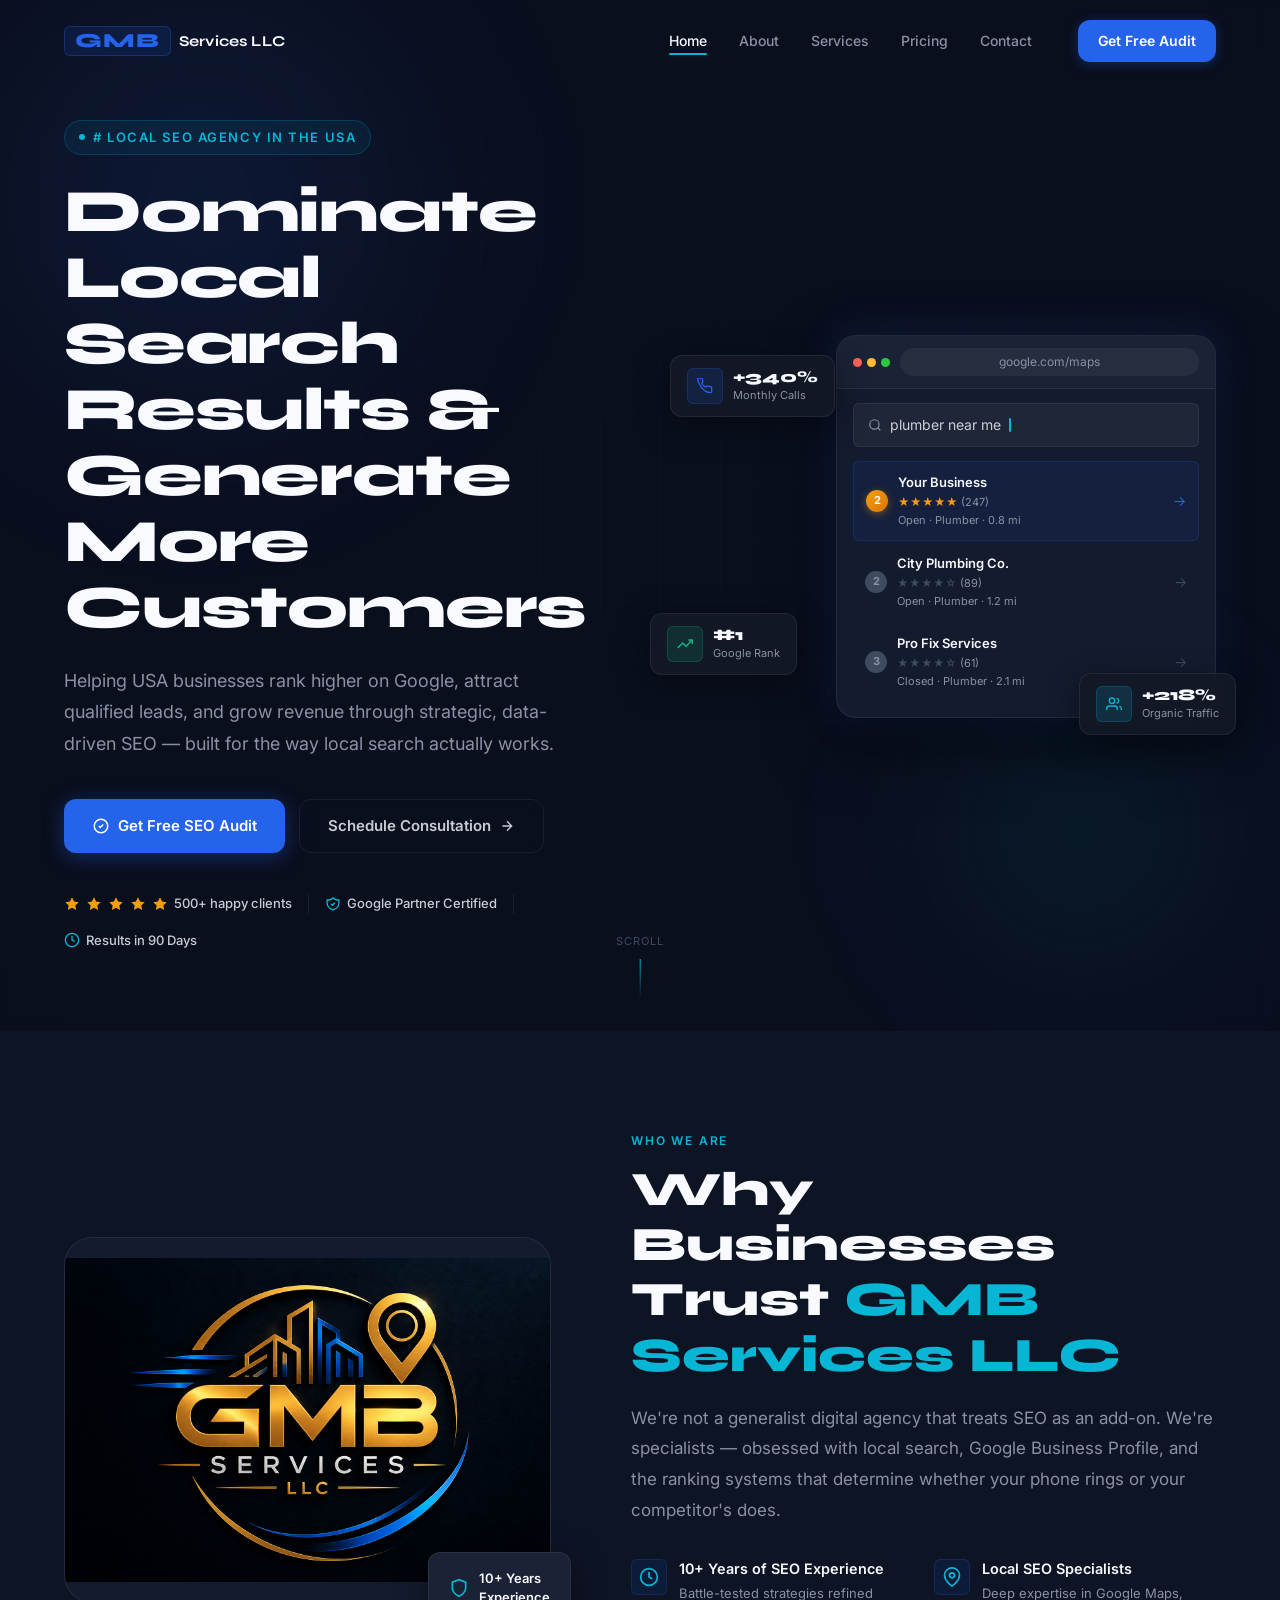
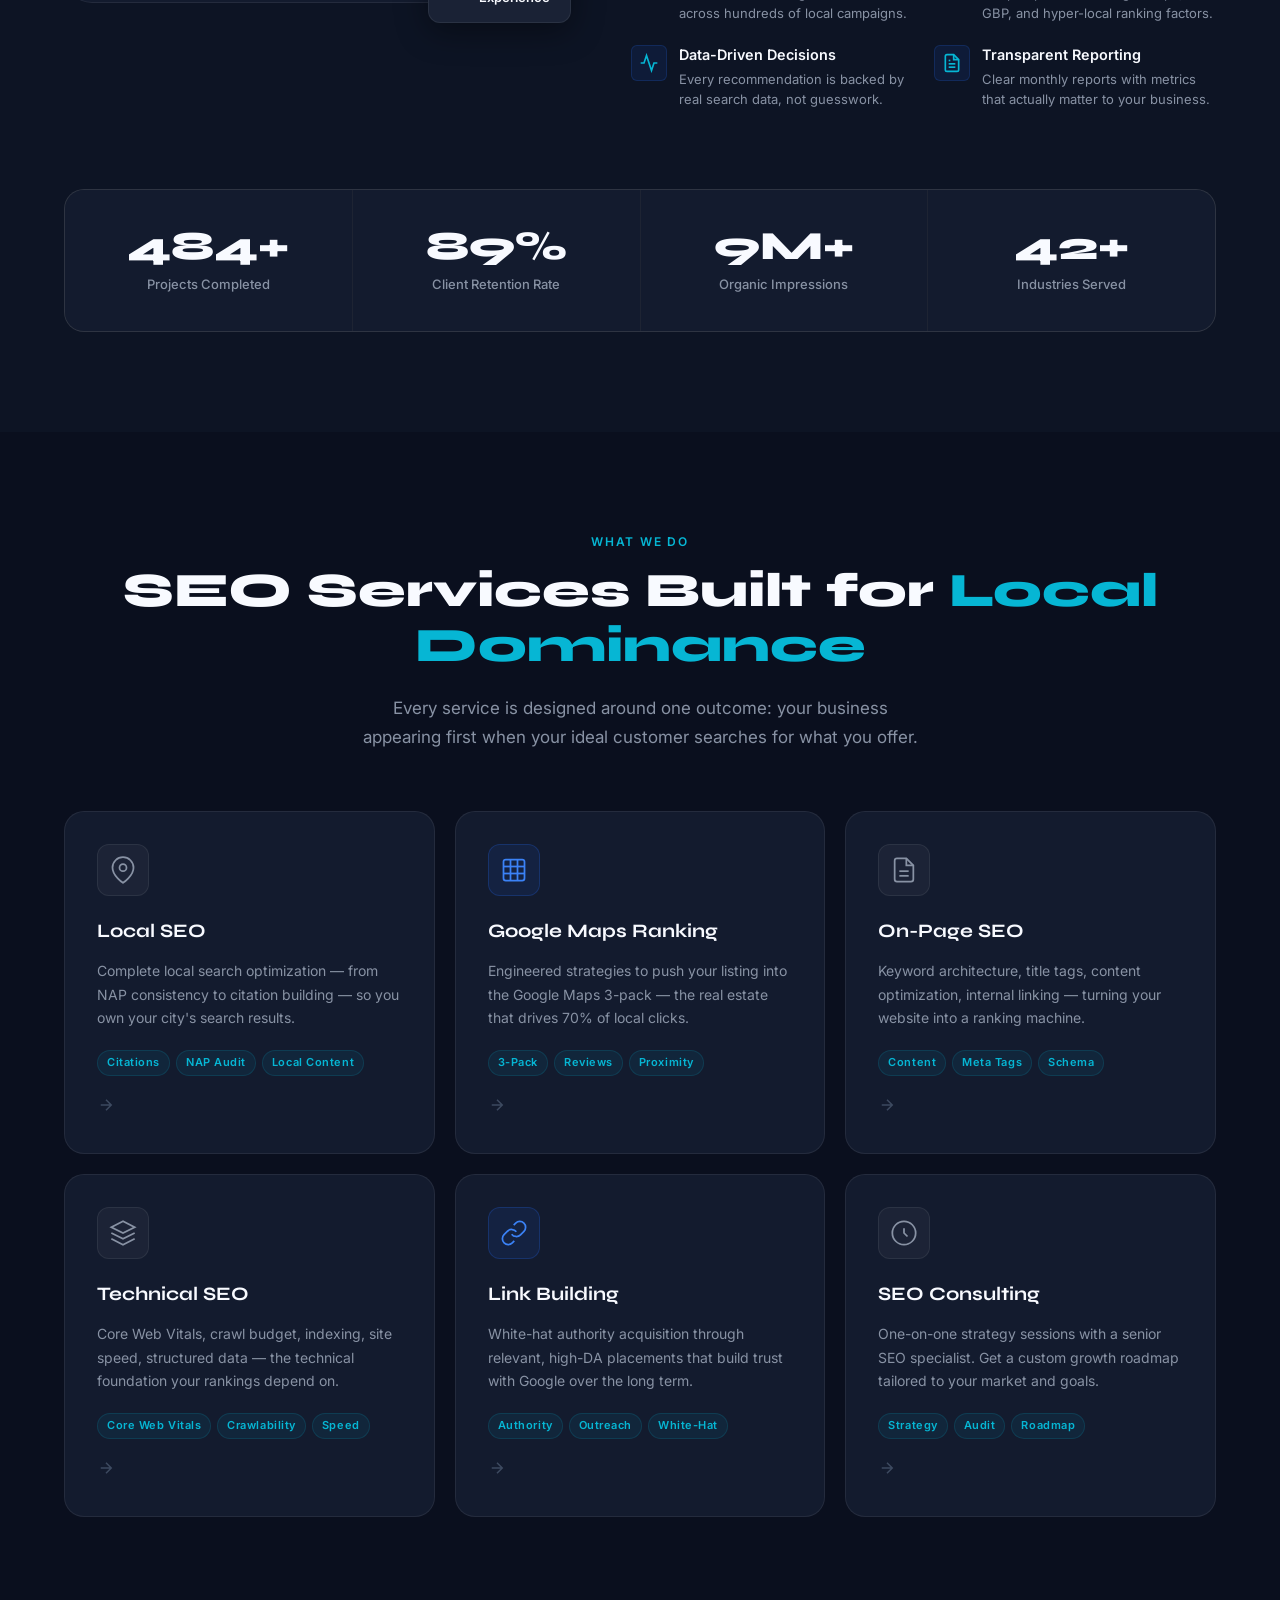
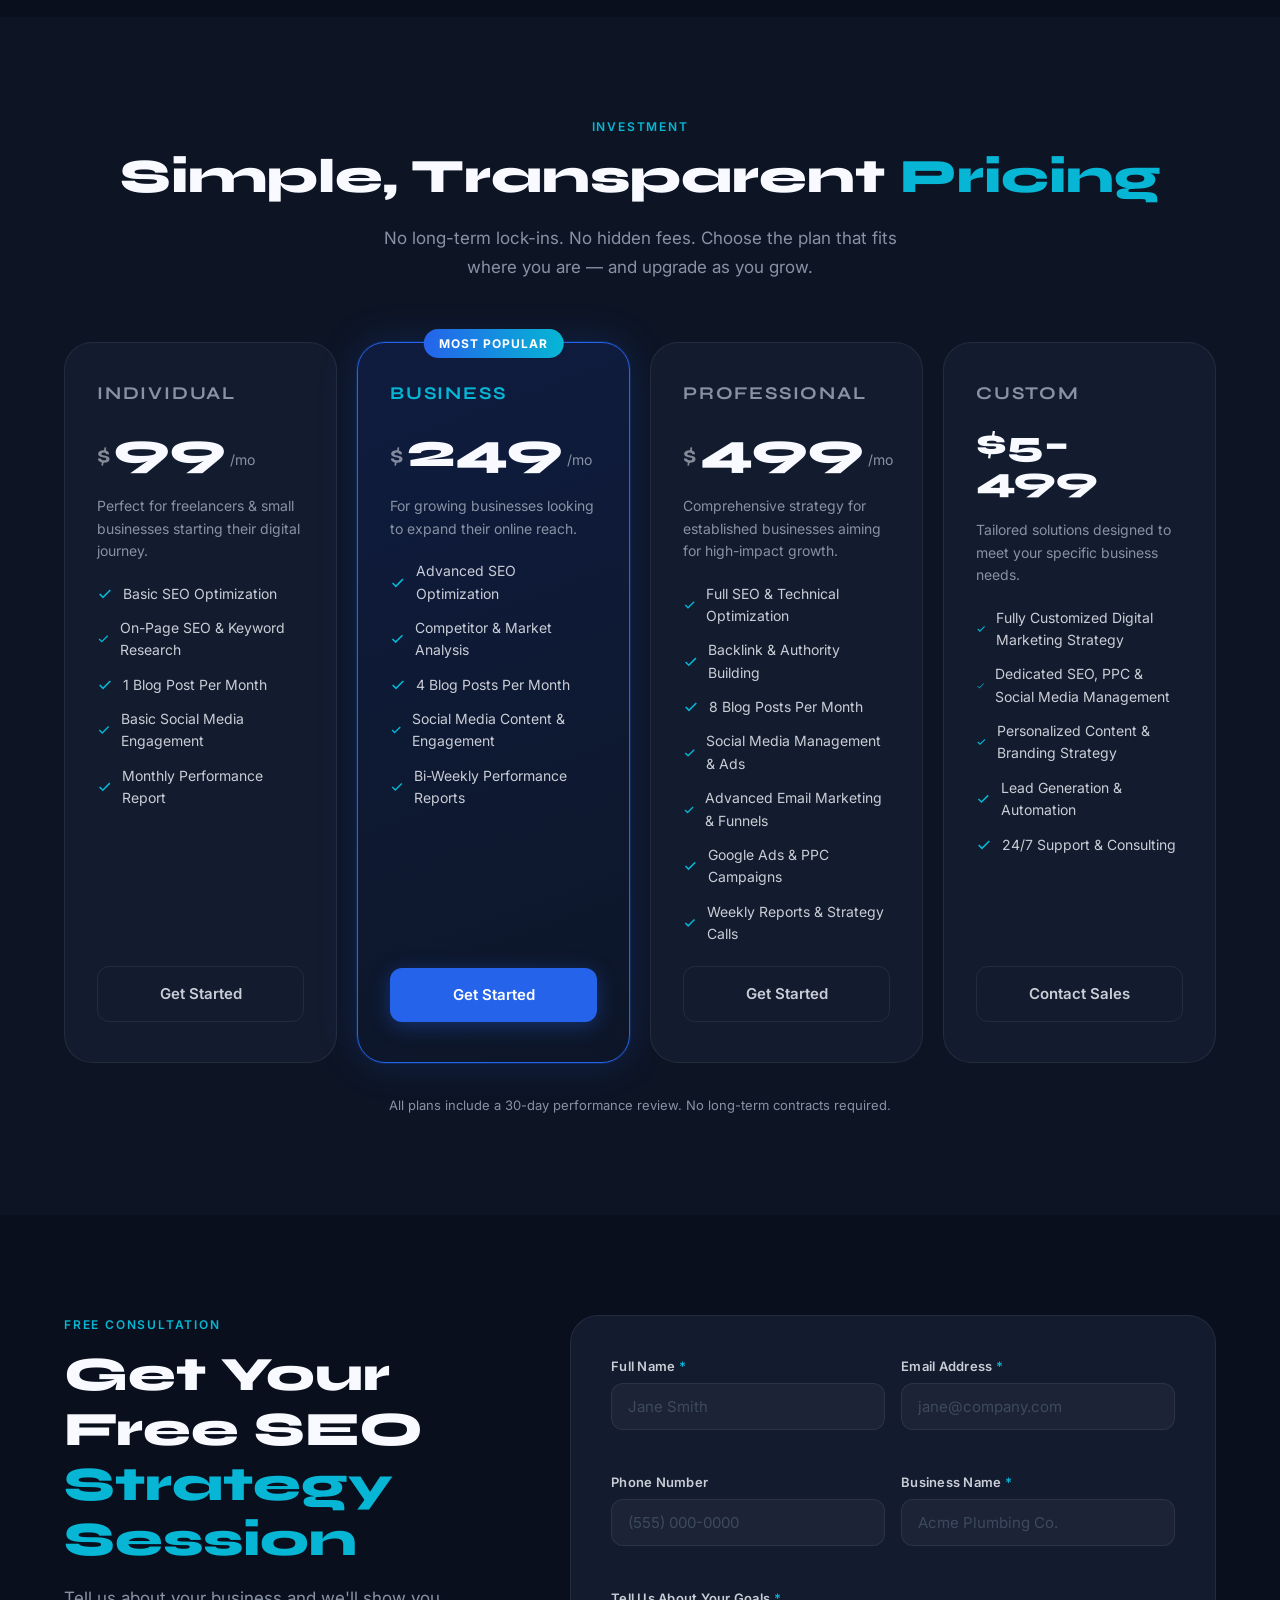
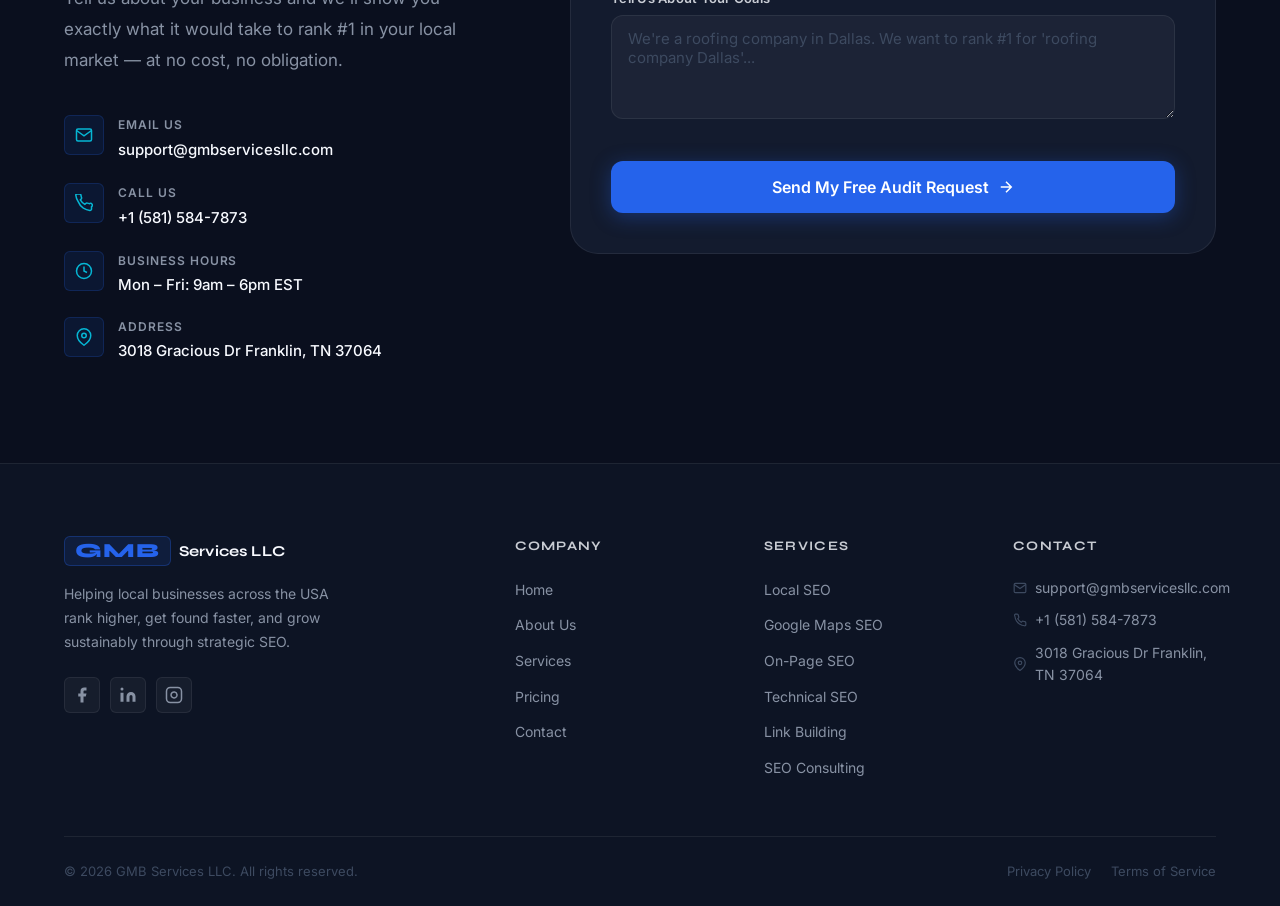
<file: index.HTML>
<!DOCTYPE html>
<html lang="en">
<head>
  <meta charset="UTF-8" />
  <meta name="viewport" content="width=device-width, initial-scale=1.0" />
  <meta name="description" content="GMB Services LLC – Premier Local SEO Agency helping USA businesses dominate Google Search and Google Maps. Get your free SEO audit today." />
  <meta name="keywords" content="local SEO, Google Business Profile, GMB optimization, Google Maps ranking, SEO agency USA" />
  <title>GMB Services LLC – Local SEO Agency USA</title>
  <link rel="preconnect" href="https://fonts.googleapis.com" />
  <link rel="preconnect" href="https://fonts.gstatic.com" crossorigin />
  <link href="https://fonts.googleapis.com/css2?family=Syne:wght@400;500;600;700;800&family=Inter:wght@300;400;500;600&display=swap" rel="stylesheet" />
  <link rel="stylesheet" href="style.css" />
  <link rel="icon" type="image/png" href="photo.png">
</head>
<body>

  <!-- ==============================
       PAGE PRELOADER
  ============================== -->
  <div id="preloader" aria-hidden="true">
    <div class="preloader-inner">
      <div class="preloader-logo">GMB</div>
      <div class="preloader-bar"><div class="preloader-fill"></div></div>
    </div>
  </div>

  <!-- ==============================
       STICKY NAVIGATION
  ============================== -->
  <header id="navbar" role="banner">
    <nav class="nav-container" aria-label="Main navigation">
      <a href="#home" class="nav-logo" aria-label="GMB Services LLC – Home">
        <span class="logo-mark">GMB</span>
        <span class="logo-text">Services LLC</span>
      </a>

      <ul class="nav-links" id="navLinks" role="list">
        <li><a href="#home" class="nav-link active" data-section="home">Home</a></li>
        <li><a href="#about" class="nav-link" data-section="about">About</a></li>
        <li><a href="#services" class="nav-link" data-section="services">Services</a></li>
        <li><a href="#pricing" class="nav-link" data-section="pricing">Pricing</a></li>
        <li><a href="#contact" class="nav-link" data-section="contact">Contact</a></li>
      </ul>

      <a href="#contact" class="nav-cta">Get Free Audit</a>

      <button class="hamburger" id="hamburger" aria-label="Toggle navigation menu" aria-expanded="false" aria-controls="navLinks">
        <span></span><span></span><span></span>
      </button>
    </nav>
  </header>

  <main>

    <!-- ==============================
         HERO SECTION
    ============================== -->
    <section id="home" class="hero" aria-labelledby="hero-headline">
      <div class="hero-bg-grid" aria-hidden="true"></div>
      <div class="hero-orb hero-orb--1" aria-hidden="true"></div>
      <div class="hero-orb hero-orb--2" aria-hidden="true"></div>

      <div class="container hero-container">
        <div class="hero-content">
          <div class="hero-eyebrow reveal">
            <span class="dot"></span> # Local SEO Agency in the USA
          </div>

          <h1 id="hero-headline" class="hero-headline reveal reveal--delay-1">
            Dominate Local Search Results &amp; Generate More Customers
          </h1>

          <p class="hero-sub reveal reveal--delay-2">
            Helping USA businesses rank higher on Google, attract qualified leads, and grow revenue through strategic, data-driven SEO — built for the way local search actually works.
          </p>

          <div class="hero-actions reveal reveal--delay-3">
            <a href="#contact" class="btn btn--primary">
              <svg width="18" height="18" viewBox="0 0 24 24" fill="none" stroke="currentColor" stroke-width="2" aria-hidden="true"><path d="M9 12l2 2 4-4m6 2a9 9 0 11-18 0 9 9 0 0118 0z"/></svg>
              Get Free SEO Audit
            </a>
            <a href="#contact" class="btn btn--ghost">
              Schedule Consultation
              <svg width="16" height="16" viewBox="0 0 24 24" fill="none" stroke="currentColor" stroke-width="2" aria-hidden="true"><path d="M5 12h14M12 5l7 7-7 7"/></svg>
            </a>
          </div>

          <div class="trust-badges reveal reveal--delay-4">
            <div class="trust-badge">
              <svg width="16" height="16" viewBox="0 0 24 24" fill="#F59E0B" aria-hidden="true"><path d="M12 2l3.09 6.26L22 9.27l-5 4.87L18.18 21 12 17.77 5.82 21 7 14.14 2 9.27l6.91-1.01L12 2z"/></svg>
              <svg width="16" height="16" viewBox="0 0 24 24" fill="#F59E0B" aria-hidden="true"><path d="M12 2l3.09 6.26L22 9.27l-5 4.87L18.18 21 12 17.77 5.82 21 7 14.14 2 9.27l6.91-1.01L12 2z"/></svg>
              <svg width="16" height="16" viewBox="0 0 24 24" fill="#F59E0B" aria-hidden="true"><path d="M12 2l3.09 6.26L22 9.27l-5 4.87L18.18 21 12 17.77 5.82 21 7 14.14 2 9.27l6.91-1.01L12 2z"/></svg>
              <svg width="16" height="16" viewBox="0 0 24 24" fill="#F59E0B" aria-hidden="true"><path d="M12 2l3.09 6.26L22 9.27l-5 4.87L18.18 21 12 17.77 5.82 21 7 14.14 2 9.27l6.91-1.01L12 2z"/></svg>
              <svg width="16" height="16" viewBox="0 0 24 24" fill="#F59E0B" aria-hidden="true"><path d="M12 2l3.09 6.26L22 9.27l-5 4.87L18.18 21 12 17.77 5.82 21 7 14.14 2 9.27l6.91-1.01L12 2z"/></svg>
              <span>500+ happy clients</span>
            </div>
            <div class="trust-divider" aria-hidden="true"></div>
            <div class="trust-badge">
              <svg width="16" height="16" viewBox="0 0 24 24" fill="none" stroke="#06B6D4" stroke-width="2" aria-hidden="true"><path d="M9 12l2 2 4-4m5.618-4.016A11.955 11.955 0 0112 2.944a11.955 11.955 0 01-8.618 3.04A12.02 12.02 0 003 9c0 5.591 3.824 10.29 9 11.622 5.176-1.332 9-6.03 9-11.622 0-1.042-.133-2.052-.382-3.016z"/></svg>
              <span>Google Partner Certified</span>
            </div>
            <div class="trust-divider" aria-hidden="true"></div>
            <div class="trust-badge">
              <svg width="16" height="16" viewBox="0 0 24 24" fill="none" stroke="#06B6D4" stroke-width="2" aria-hidden="true"><circle cx="12" cy="12" r="10"/><path d="M12 6v6l4 2"/></svg>
              <span>Results in 90 Days</span>
            </div>
          </div>
        </div>

        <!-- Hero Visual: Animated Local Search Mockup -->
        <div class="hero-visual reveal reveal--delay-2" aria-label="Animated local search rankings dashboard" role="img">
          <div class="mockup-card mockup-maps">
            <div class="mockup-header">
              <div class="mockup-dots" aria-hidden="true">
                <span></span><span></span><span></span>
              </div>
              <div class="mockup-url">google.com/maps</div>
            </div>
            <div class="mockup-search-bar">
              <svg width="14" height="14" viewBox="0 0 24 24" fill="none" stroke="#8892A4" stroke-width="2" aria-hidden="true"><circle cx="11" cy="11" r="8"/><path d="m21 21-4.35-4.35"/></svg>
              <span>plumber near me</span>
              <div class="search-cursor"></div>
            </div>
            <div class="maps-3pack" aria-label="Google Maps 3-pack results">
              <div class="maps-result maps-result--1">
                <div class="maps-rank">
                  <span class="rank-badge rank-badge--gold">1</span>
                </div>
                <div class="maps-info">
                  <div class="maps-name">Your Business</div>
                  <div class="maps-stars">★★★★★ <span>(247)</span></div>
                  <div class="maps-meta">Open · Plumber · 0.8 mi</div>
                </div>
                <div class="maps-arrow">→</div>
              </div>
              <div class="maps-result">
                <div class="maps-rank"><span class="rank-badge">2</span></div>
                <div class="maps-info">
                  <div class="maps-name">City Plumbing Co.</div>
                  <div class="maps-stars dim">★★★★☆ <span>(89)</span></div>
                  <div class="maps-meta">Open · Plumber · 1.2 mi</div>
                </div>
                <div class="maps-arrow dim">→</div>
              </div>
              <div class="maps-result">
                <div class="maps-rank"><span class="rank-badge">3</span></div>
                <div class="maps-info">
                  <div class="maps-name">Pro Fix Services</div>
                  <div class="maps-stars dim">★★★★☆ <span>(61)</span></div>
                  <div class="maps-meta">Closed · Plumber · 2.1 mi</div>
                </div>
                <div class="maps-arrow dim">→</div>
              </div>
            </div>
          </div>

          <!-- Floating metric cards -->
          <div class="metric-card metric-card--calls float-anim" aria-label="Monthly calls increased by 340%">
            <div class="metric-icon">
              <svg width="16" height="16" viewBox="0 0 24 24" fill="none" stroke="currentColor" stroke-width="2"><path d="M22 16.92v3a2 2 0 01-2.18 2 19.79 19.79 0 01-8.63-3.07A19.5 19.5 0 014.07 9.81 19.79 19.79 0 011 1.18 2 2 0 013 0h3a2 2 0 012 1.72c.127.96.361 1.903.7 2.81a2 2 0 01-.45 2.11L7.09 7.91a16 16 0 006 6l1.27-1.27a2 2 0 012.11-.45c.907.339 1.85.573 2.81.7A2 2 0 0122 14.92v2z"/></svg>
            </div>
            <div class="metric-data">
              <div class="metric-value">+340%</div>
              <div class="metric-label">Monthly Calls</div>
            </div>
          </div>

          <div class="metric-card metric-card--rank float-anim float-anim--delay" aria-label="Google ranking improved to position 1">
            <div class="metric-icon metric-icon--green">
              <svg width="16" height="16" viewBox="0 0 24 24" fill="none" stroke="currentColor" stroke-width="2"><polyline points="23 6 13.5 15.5 8.5 10.5 1 18"/><polyline points="17 6 23 6 23 12"/></svg>
            </div>
            <div class="metric-data">
              <div class="metric-value">#1</div>
              <div class="metric-label">Google Rank</div>
            </div>
          </div>

          <div class="metric-card metric-card--traffic float-anim float-anim--delay2" aria-label="Organic traffic increased 218 percent">
            <div class="metric-icon metric-icon--blue">
              <svg width="16" height="16" viewBox="0 0 24 24" fill="none" stroke="currentColor" stroke-width="2"><path d="M17 21v-2a4 4 0 00-4-4H5a4 4 0 00-4 4v2"/><circle cx="9" cy="7" r="4"/><path d="M23 21v-2a4 4 0 00-3-3.87M16 3.13a4 4 0 010 7.75"/></svg>
            </div>
            <div class="metric-data">
              <div class="metric-value">+218%</div>
              <div class="metric-label">Organic Traffic</div>
            </div>
          </div>
        </div>
      </div>

      <div class="hero-scroll-hint" aria-hidden="true">
        <span>Scroll</span>
        <div class="scroll-line"></div>
      </div>
    </section>

    <!-- ==============================
         ABOUT SECTION
    ============================== -->
    <section id="about" class="about" aria-labelledby="about-heading">
      <div class="container">
        <div class="about-grid">
          <div class="about-visual">
            <div class="about-img-wrapper reveal">
              <div class="about-img-placeholder" aria-label="GMB Services LLC team photo placeholder">
                <div class="about-img-inner">
                  <img src="photo.png" alt="GMB Services LLC photo" class="about-img" />
                </div>
              </div>
              <div class="about-badge">
                <div class="about-badge-inner">
                  <svg width="20" height="20" viewBox="0 0 24 24" fill="none" stroke="#06B6D4" stroke-width="2" aria-hidden="true"><path d="M12 22s8-4 8-10V5l-8-3-8 3v7c0 6 8 10 8 10z"/></svg>
                  <span>10+ Years<br/>Experience</span>
                </div>
              </div>
            </div>
          </div>

          <div class="about-content">
            <div class="section-eyebrow reveal">Who We Are</div>
            <h2 id="about-heading" class="section-title reveal reveal--delay-1">
              Why Businesses Trust <span class="highlight">GMB Services LLC</span>
            </h2>
            <p class="about-desc reveal reveal--delay-2">
              We're not a generalist digital agency that treats SEO as an add-on. We're specialists — obsessed with local search, Google Business Profile, and the ranking systems that determine whether your phone rings or your competitor's does.
            </p>

            <div class="about-pillars reveal reveal--delay-3">
              <div class="pillar">
                <div class="pillar-icon">
                  <svg width="20" height="20" viewBox="0 0 24 24" fill="none" stroke="currentColor" stroke-width="2"><circle cx="12" cy="12" r="10"/><path d="M12 6v6l4 2"/></svg>
                </div>
                <div>
                  <strong>10+ Years of SEO Experience</strong>
                  <p>Battle-tested strategies refined across hundreds of local campaigns.</p>
                </div>
              </div>
              <div class="pillar">
                <div class="pillar-icon">
                  <svg width="20" height="20" viewBox="0 0 24 24" fill="none" stroke="currentColor" stroke-width="2"><path d="M21 10c0 7-9 13-9 13s-9-6-9-13a9 9 0 0118 0z"/><circle cx="12" cy="10" r="3"/></svg>
                </div>
                <div>
                  <strong>Local SEO Specialists</strong>
                  <p>Deep expertise in Google Maps, GBP, and hyper-local ranking factors.</p>
                </div>
              </div>
              <div class="pillar">
                <div class="pillar-icon">
                  <svg width="20" height="20" viewBox="0 0 24 24" fill="none" stroke="currentColor" stroke-width="2"><polyline points="22 12 18 12 15 21 9 3 6 12 2 12"/></svg>
                </div>
                <div>
                  <strong>Data-Driven Decisions</strong>
                  <p>Every recommendation is backed by real search data, not guesswork.</p>
                </div>
              </div>
              <div class="pillar">
                <div class="pillar-icon">
                  <svg width="20" height="20" viewBox="0 0 24 24" fill="none" stroke="currentColor" stroke-width="2"><path d="M14 2H6a2 2 0 00-2 2v16a2 2 0 002 2h12a2 2 0 002-2V8z"/><polyline points="14 2 14 8 20 8"/><line x1="16" y1="13" x2="8" y2="13"/><line x1="16" y1="17" x2="8" y2="17"/><polyline points="10 9 9 9 8 9"/></svg>
                </div>
                <div>
                  <strong>Transparent Reporting</strong>
                  <p>Clear monthly reports with metrics that actually matter to your business.</p>
                </div>
              </div>
            </div>
          </div>
        </div>

        <!-- Stats row -->
        <div class="stats-grid reveal reveal--delay-2">
          <div class="stat-card">
            <div class="stat-number" data-target="500" data-suffix="+">0</div>
            <div class="stat-label">Projects Completed</div>
          </div>
          <div class="stat-card">
            <div class="stat-number" data-target="95" data-suffix="%">0</div>
            <div class="stat-label">Client Retention Rate</div>
          </div>
          <div class="stat-card">
            <div class="stat-number" data-target="10" data-suffix="M+">0</div>
            <div class="stat-label">Organic Impressions</div>
          </div>
          <div class="stat-card">
            <div class="stat-number" data-target="50" data-suffix="+">0</div>
            <div class="stat-label">Industries Served</div>
          </div>
        </div>
      </div>
    </section>

    <!-- ==============================
         SERVICES SECTION
    ============================== -->
    <section id="services" class="services" aria-labelledby="services-heading">
      <div class="container">
        <div class="section-header">
          <div class="section-eyebrow reveal">What We Do</div>
          <h2 id="services-heading" class="section-title reveal reveal--delay-1">
            SEO Services Built for <span class="highlight">Local Dominance</span>
          </h2>
          <p class="section-sub reveal reveal--delay-2">
            Every service is designed around one outcome: your business appearing first when your ideal customer searches for what you offer.
          </p>
        </div>

        <div class="services-grid">
          <a href="local-seo.html" class="service-card reveal" style="text-decoration: none; color: inherit; display: block;">
            <div class="service-icon">
              <svg width="28" height="28" viewBox="0 0 24 24" fill="none" stroke="currentColor" stroke-width="1.5"><path d="M21 10c0 7-9 13-9 13s-9-6-9-13a9 9 0 0118 0z"/><circle cx="12" cy="10" r="3"/></svg>
            </div>
            <h3 class="service-title">Local SEO</h3>
            <p class="service-desc">Complete local search optimization — from NAP consistency to citation building — so you own your city's search results.</p>
            <div class="service-tags">
              <span>Citations</span><span>NAP Audit</span><span>Local Content</span>
            </div>
            <div class="service-arrow">
              <svg width="18" height="18" viewBox="0 0 24 24" fill="none" stroke="currentColor" stroke-width="2"><path d="M5 12h14M12 5l7 7-7 7"/></svg>
            </div>
          </a>

          <a href="google-maps-seo.html" class="service-card reveal reveal--delay-1" style="text-decoration: none; color: inherit; display: block;">
            <div class="service-icon service-icon--accent">
              <svg width="28" height="28" viewBox="0 0 24 24" fill="none" stroke="currentColor" stroke-width="1.5"><rect x="3" y="3" width="18" height="18" rx="2" ry="2"/><line x1="3" y1="9" x2="21" y2="9"/><line x1="3" y1="15" x2="21" y2="15"/><line x1="9" y1="3" x2="9" y2="21"/><line x1="15" y1="3" x2="15" y2="21"/></svg>
            </div>
            <h3 class="service-title">Google Maps Ranking</h3>
            <p class="service-desc">Engineered strategies to push your listing into the Google Maps 3-pack — the real estate that drives 70% of local clicks.</p>
            <div class="service-tags">
              <span>3-Pack</span><span>Reviews</span><span>Proximity</span>
            </div>
            <div class="service-arrow">
              <svg width="18" height="18" viewBox="0 0 24 24" fill="none" stroke="currentColor" stroke-width="2"><path d="M5 12h14M12 5l7 7-7 7"/></svg>
            </div>
          </a>

          <a href="on-page-seo.html" class="service-card reveal reveal--delay-2" style="text-decoration: none; color: inherit; display: block;">
            <div class="service-icon">
              <svg width="28" height="28" viewBox="0 0 24 24" fill="none" stroke="currentColor" stroke-width="1.5"><path d="M14 2H6a2 2 0 00-2 2v16a2 2 0 002 2h12a2 2 0 002-2V8z"/><polyline points="14 2 14 8 20 8"/><line x1="16" y1="13" x2="8" y2="13"/><line x1="16" y1="17" x2="8" y2="17"/></svg>
            </div>
            <h3 class="service-title">On-Page SEO</h3>
            <p class="service-desc">Keyword architecture, title tags, content optimization, internal linking — turning your website into a ranking machine.</p>
            <div class="service-tags">
              <span>Content</span><span>Meta Tags</span><span>Schema</span>
            </div>
            <div class="service-arrow">
              <svg width="18" height="18" viewBox="0 0 24 24" fill="none" stroke="currentColor" stroke-width="2"><path d="M5 12h14M12 5l7 7-7 7"/></svg>
            </div>
          </a>

          <a href="technical-seo.html" class="service-card reveal reveal--delay-1" style="text-decoration: none; color: inherit; display: block;">
            <div class="service-icon">
              <svg width="28" height="28" viewBox="0 0 24 24" fill="none" stroke="currentColor" stroke-width="1.5"><polygon points="12 2 2 7 12 12 22 7 12 2"/><polyline points="2 17 12 22 22 17"/><polyline points="2 12 12 17 22 12"/></svg>
            </div>
            <h3 class="service-title">Technical SEO</h3>
            <p class="service-desc">Core Web Vitals, crawl budget, indexing, site speed, structured data — the technical foundation your rankings depend on.</p>
            <div class="service-tags">
              <span>Core Web Vitals</span><span>Crawlability</span><span>Speed</span>
            </div>
            <div class="service-arrow">
              <svg width="18" height="18" viewBox="0 0 24 24" fill="none" stroke="currentColor" stroke-width="2"><path d="M5 12h14M12 5l7 7-7 7"/></svg>
            </div>
          </a>

          <a href="link-building.html" class="service-card reveal reveal--delay-2" style="text-decoration: none; color: inherit; display: block;">
            <div class="service-icon service-icon--accent">
              <svg width="28" height="28" viewBox="0 0 24 24" fill="none" stroke="currentColor" stroke-width="1.5"><path d="M10 13a5 5 0 007.54.54l3-3a5 5 0 00-7.07-7.07l-1.72 1.71"/><path d="M14 11a5 5 0 00-7.54-.54l-3 3a5 5 0 007.07 7.07l1.71-1.71"/></svg>
            </div>
            <h3 class="service-title">Link Building</h3>
            <p class="service-desc">White-hat authority acquisition through relevant, high-DA placements that build trust with Google over the long term.</p>
            <div class="service-tags">
              <span>Authority</span><span>Outreach</span><span>White-Hat</span>
            </div>
            <div class="service-arrow">
              <svg width="18" height="18" viewBox="0 0 24 24" fill="none" stroke="currentColor" stroke-width="2"><path d="M5 12h14M12 5l7 7-7 7"/></svg>
            </div>
          </a>

          <a href="seo-consulting.html" class="service-card reveal reveal--delay-3" style="text-decoration: none; color: inherit; display: block;">
            <div class="service-icon">
              <svg width="28" height="28" viewBox="0 0 24 24" fill="none" stroke="currentColor" stroke-width="1.5"><circle cx="12" cy="12" r="10"/><path d="M12 8v4l3 3"/></svg>
            </div>
            <h3 class="service-title">SEO Consulting</h3>
            <p class="service-desc">One-on-one strategy sessions with a senior SEO specialist. Get a custom growth roadmap tailored to your market and goals.</p>
            <div class="service-tags">
              <span>Strategy</span><span>Audit</span><span>Roadmap</span>
            </div>
            <div class="service-arrow">
              <svg width="18" height="18" viewBox="0 0 24 24" fill="none" stroke="currentColor" stroke-width="2"><path d="M5 12h14M12 5l7 7-7 7"/></svg>
            </div>
          </a>
        </div>
      </div>
    </section>

    <!-- ==============================
         PRICING SECTION
    ============================== -->
    <section id="pricing" class="pricing" aria-labelledby="pricing-heading">
      <div class="container">
        <div class="section-header">
          <div class="section-eyebrow reveal">Investment</div>
          <h2 id="pricing-heading" class="section-title reveal reveal--delay-1">
            Simple, Transparent <span class="highlight">Pricing</span>
          </h2>
          <p class="section-sub reveal reveal--delay-2">
            No long-term lock-ins. No hidden fees. Choose the plan that fits where you are — and upgrade as you grow.
          </p>
        </div>

        <div class="pricing-grid" style="grid-template-columns: repeat(auto-fit, minmax(260px, 1fr));">

          <!-- Individual -->
          <div class="pricing-card reveal">
            <div class="pricing-plan-name">Individual</div>
            <div class="pricing-amount">
              <span class="pricing-currency">$</span>
              <span class="pricing-number">99</span>
              <span class="pricing-period">/mo</span>
            </div>
            <p class="pricing-tagline">Perfect for freelancers &amp; small businesses starting their digital journey.</p>
            <ul class="pricing-features" aria-label="Individual plan features">
              <li>
                <svg width="16" height="16" viewBox="0 0 24 24" fill="none" stroke="#06B6D4" stroke-width="2.5" aria-hidden="true"><path d="M20 6L9 17l-5-5"/></svg>
                Basic SEO Optimization
              </li>
              <li>
                <svg width="16" height="16" viewBox="0 0 24 24" fill="none" stroke="#06B6D4" stroke-width="2.5" aria-hidden="true"><path d="M20 6L9 17l-5-5"/></svg>
                On-Page SEO &amp; Keyword Research
              </li>
              <li>
                <svg width="16" height="16" viewBox="0 0 24 24" fill="none" stroke="#06B6D4" stroke-width="2.5" aria-hidden="true"><path d="M20 6L9 17l-5-5"/></svg>
                1 Blog Post Per Month
              </li>
              <li>
                <svg width="16" height="16" viewBox="0 0 24 24" fill="none" stroke="#06B6D4" stroke-width="2.5" aria-hidden="true"><path d="M20 6L9 17l-5-5"/></svg>
                Basic Social Media Engagement
              </li>
              <li>
                <svg width="16" height="16" viewBox="0 0 24 24" fill="none" stroke="#06B6D4" stroke-width="2.5" aria-hidden="true"><path d="M20 6L9 17l-5-5"/></svg>
                Monthly Performance Report
              </li>
            </ul>
            <a href="#contact" class="btn btn--outline-full">Get Started</a>
          </div>

          <!-- Business (featured) -->
          <div class="pricing-card pricing-card--featured reveal reveal--delay-1" aria-label="Most popular plan">
            <div class="pricing-badge">Most Popular</div>
            <div class="pricing-plan-name">Business</div>
            <div class="pricing-amount">
              <span class="pricing-currency">$</span>
              <span class="pricing-number">249</span>
              <span class="pricing-period">/mo</span>
            </div>
            <p class="pricing-tagline">For growing businesses looking to expand their online reach.</p>
            <ul class="pricing-features" aria-label="Business plan features">
              <li>
                <svg width="16" height="16" viewBox="0 0 24 24" fill="none" stroke="#06B6D4" stroke-width="2.5" aria-hidden="true"><path d="M20 6L9 17l-5-5"/></svg>
                Advanced SEO Optimization
              </li>
              <li>
                <svg width="16" height="16" viewBox="0 0 24 24" fill="none" stroke="#06B6D4" stroke-width="2.5" aria-hidden="true"><path d="M20 6L9 17l-5-5"/></svg>
                Competitor &amp; Market Analysis
              </li>
              <li>
                <svg width="16" height="16" viewBox="0 0 24 24" fill="none" stroke="#06B6D4" stroke-width="2.5" aria-hidden="true"><path d="M20 6L9 17l-5-5"/></svg>
                4 Blog Posts Per Month
              </li>
              <li>
                <svg width="16" height="16" viewBox="0 0 24 24" fill="none" stroke="#06B6D4" stroke-width="2.5" aria-hidden="true"><path d="M20 6L9 17l-5-5"/></svg>
                Social Media Content &amp; Engagement
              </li>
              <li>
                <svg width="16" height="16" viewBox="0 0 24 24" fill="none" stroke="#06B6D4" stroke-width="2.5" aria-hidden="true"><path d="M20 6L9 17l-5-5"/></svg>
                Bi-Weekly Performance Reports
              </li>
            </ul>
            <a href="#contact" class="btn btn--primary-full">Get Started</a>
          </div>

          <!-- Professional -->
          <div class="pricing-card reveal reveal--delay-2">
            <div class="pricing-plan-name">Professional</div>
            <div class="pricing-amount">
              <span class="pricing-currency">$</span>
              <span class="pricing-number">499</span>
              <span class="pricing-period">/mo</span>
            </div>
            <p class="pricing-tagline">Comprehensive strategy for established businesses aiming for high-impact growth.</p>
            <ul class="pricing-features" aria-label="Professional plan features">
              <li>
                <svg width="16" height="16" viewBox="0 0 24 24" fill="none" stroke="#06B6D4" stroke-width="2.5" aria-hidden="true"><path d="M20 6L9 17l-5-5"/></svg>
                Full SEO &amp; Technical Optimization
              </li>
              <li>
                <svg width="16" height="16" viewBox="0 0 24 24" fill="none" stroke="#06B6D4" stroke-width="2.5" aria-hidden="true"><path d="M20 6L9 17l-5-5"/></svg>
                Backlink &amp; Authority Building
              </li>
              <li>
                <svg width="16" height="16" viewBox="0 0 24 24" fill="none" stroke="#06B6D4" stroke-width="2.5" aria-hidden="true"><path d="M20 6L9 17l-5-5"/></svg>
                8 Blog Posts Per Month
              </li>
              <li>
                <svg width="16" height="16" viewBox="0 0 24 24" fill="none" stroke="#06B6D4" stroke-width="2.5" aria-hidden="true"><path d="M20 6L9 17l-5-5"/></svg>
                Social Media Management &amp; Ads
              </li>
              <li>
                <svg width="16" height="16" viewBox="0 0 24 24" fill="none" stroke="#06B6D4" stroke-width="2.5" aria-hidden="true"><path d="M20 6L9 17l-5-5"/></svg>
                Advanced Email Marketing &amp; Funnels
              </li>
              <li>
                <svg width="16" height="16" viewBox="0 0 24 24" fill="none" stroke="#06B6D4" stroke-width="2.5" aria-hidden="true"><path d="M20 6L9 17l-5-5"/></svg>
                Google Ads &amp; PPC Campaigns
              </li>
              <li>
                <svg width="16" height="16" viewBox="0 0 24 24" fill="none" stroke="#06B6D4" stroke-width="2.5" aria-hidden="true"><path d="M20 6L9 17l-5-5"/></svg>
                Weekly Reports &amp; Strategy Calls
              </li>
            </ul>
            <a href="#contact" class="btn btn--outline-full">Get Started</a>
          </div>

          <!-- Custom -->
          <div class="pricing-card reveal reveal--delay-3">
            <div class="pricing-plan-name">Custom</div>
            <div class="pricing-amount">
              <span class="pricing-custom">$5–499</span>
            </div>
            <p class="pricing-tagline">Tailored solutions designed to meet your specific business needs.</p>
            <ul class="pricing-features" aria-label="Custom plan features">
              <li>
                <svg width="16" height="16" viewBox="0 0 24 24" fill="none" stroke="#06B6D4" stroke-width="2.5" aria-hidden="true"><path d="M20 6L9 17l-5-5"/></svg>
                Fully Customized Digital Marketing Strategy
              </li>
              <li>
                <svg width="16" height="16" viewBox="0 0 24 24" fill="none" stroke="#06B6D4" stroke-width="2.5" aria-hidden="true"><path d="M20 6L9 17l-5-5"/></svg>
                Dedicated SEO, PPC &amp; Social Media Management
              </li>
              <li>
                <svg width="16" height="16" viewBox="0 0 24 24" fill="none" stroke="#06B6D4" stroke-width="2.5" aria-hidden="true"><path d="M20 6L9 17l-5-5"/></svg>
                Personalized Content &amp; Branding Strategy
              </li>
              <li>
                <svg width="16" height="16" viewBox="0 0 24 24" fill="none" stroke="#06B6D4" stroke-width="2.5" aria-hidden="true"><path d="M20 6L9 17l-5-5"/></svg>
                Lead Generation &amp; Automation
              </li>
              <li>
                <svg width="16" height="16" viewBox="0 0 24 24" fill="none" stroke="#06B6D4" stroke-width="2.5" aria-hidden="true"><path d="M20 6L9 17l-5-5"/></svg>
                24/7 Support &amp; Consulting
              </li>
            </ul>
            <a href="#contact" class="btn btn--outline-full">Contact Sales</a>
          </div>
        </div>

        <p class="pricing-note reveal">All plans include a 30-day performance review. No long-term contracts required.</p>
      </div>
    </section>

    <!-- ==============================
         CONTACT SECTION
    ============================== -->
    <section id="contact" class="contact" aria-labelledby="contact-heading">
      <div class="container">
        <div class="contact-grid">

          <div class="contact-info">
            <div class="section-eyebrow reveal">Free Consultation</div>
            <h2 id="contact-heading" class="section-title reveal reveal--delay-1">
              Get Your Free SEO<br/><span class="highlight">Strategy Session</span>
            </h2>
            <p class="reveal reveal--delay-2">
              Tell us about your business and we'll show you exactly what it would take to rank #1 in your local market — at no cost, no obligation.
            </p>

            <div class="contact-details reveal reveal--delay-3">
              <div class="contact-detail">
                <div class="contact-detail-icon">
                  <svg width="18" height="18" viewBox="0 0 24 24" fill="none" stroke="currentColor" stroke-width="2"><path d="M4 4h16c1.1 0 2 .9 2 2v12c0 1.1-.9 2-2 2H4c-1.1 0-2-.9-2-2V6c0-1.1.9-2 2-2z"/><polyline points="22,6 12,13 2,6"/></svg>
                </div>
                <div>
                  <div class="contact-detail-label">Email Us</div>
                  <a href="mailto:support@gmbservicesllc.com" class="contact-detail-value">support@gmbservicesllc.com</a>
                </div>
              </div>
              <div class="contact-detail">
                <div class="contact-detail-icon">
                  <svg width="18" height="18" viewBox="0 0 24 24" fill="none" stroke="currentColor" stroke-width="2"><path d="M22 16.92v3a2 2 0 01-2.18 2 19.79 19.79 0 01-8.63-3.07A19.5 19.5 0 014.07 9.81 19.79 19.79 0 011 1.18 2 2 0 013 0h3a2 2 0 012 1.72 12.05 12.05 0 00.7 2.81 2 2 0 01-.45 2.11L7.09 7.91a16 16 0 006 6l1.27-1.27a2 2 0 012.11-.45 12.05 12.05 0 002.81.7A2 2 0 0122 16.92z"/></svg>
                </div>
                <div>
                  <div class="contact-detail-label">Call Us</div>
                  <a href="tel:+1 (581) 584-7873" class="contact-detail-value">+1 (581) 584-7873</a>
                </div>
              </div>
              <div class="contact-detail">
                <div class="contact-detail-icon">
                  <svg width="18" height="18" viewBox="0 0 24 24" fill="none" stroke="currentColor" stroke-width="2"><circle cx="12" cy="12" r="10"/><path d="M12 6v6l4 2"/></svg>
                </div>
                <div>
                  <div class="contact-detail-label">Business Hours</div>
                  <div class="contact-detail-value">Mon – Fri: 9am – 6pm EST</div>
                </div>
              </div>
              <div class="contact-detail">
                <div class="contact-detail-icon">
                  <svg width="18" height="18" viewBox="0 0 24 24" fill="none" stroke="currentColor" stroke-width="2"><path d="M21 10c0 7-9 13-9 13s-9-6-9-13a9 9 0 0118 0z"/><circle cx="12" cy="10" r="3"/></svg>
                </div>
                <div>
                  <div class="contact-detail-label">Address</div>
                  <div class="contact-detail-value">3018 Gracious Dr Franklin, TN 37064</div>
                </div>
              </div>
            </div>
          </div>

          <div class="contact-form-wrapper reveal reveal--delay-2">
            <form id="contactForm" class="contact-form" novalidate aria-label="Contact form">
              <div class="form-row">
                <div class="form-group">
                  <label for="name">Full Name <span aria-hidden="true">*</span></label>
                  <input type="text" id="name" name="name" placeholder="Jane Smith" required autocomplete="name" />
                  <div class="form-error" id="nameError" role="alert"></div>
                </div>
                <div class="form-group">
                  <label for="email">Email Address <span aria-hidden="true">*</span></label>
                  <input type="email" id="email" name="email" placeholder="jane@company.com" required autocomplete="email" />
                  <div class="form-error" id="emailError" role="alert"></div>
                </div>
              </div>
              <div class="form-row">
                <div class="form-group">
                  <label for="phone">Phone Number</label>
                  <input type="tel" id="phone" name="phone" placeholder="(555) 000-0000" autocomplete="tel" />
                </div>
                <div class="form-group">
                  <label for="business">Business Name <span aria-hidden="true">*</span></label>
                  <input type="text" id="business" name="business" placeholder="Acme Plumbing Co." required />
                  <div class="form-error" id="businessError" role="alert"></div>
                </div>
              </div>
              <div class="form-group">
                <label for="message">Tell Us About Your Goals <span aria-hidden="true">*</span></label>
                <textarea id="message" name="message" rows="4" placeholder="We're a roofing company in Dallas. We want to rank #1 for 'roofing company Dallas'..." required></textarea>
                <div class="form-error" id="messageError" role="alert"></div>
              </div>
              <button type="submit" class="btn btn--primary btn--submit">
                <span class="btn-text">Send My Free Audit Request</span>
                <svg class="btn-icon" width="18" height="18" viewBox="0 0 24 24" fill="none" stroke="currentColor" stroke-width="2" aria-hidden="true"><path d="M5 12h14M12 5l7 7-7 7"/></svg>
              </button>
            </form>

            <!-- Success State -->
            <div class="form-success" id="formSuccess" aria-live="polite" hidden>
              <div class="success-icon">
                <svg width="40" height="40" viewBox="0 0 24 24" fill="none" stroke="#06B6D4" stroke-width="2" aria-hidden="true"><path d="M22 11.08V12a10 10 0 11-5.93-9.14"/><polyline points="22 4 12 14.01 9 11.01"/></svg>
              </div>
              <h3>We've received your request!</h3>
              <p>A senior SEO specialist will reach out within 1 business day to schedule your free strategy session.</p>
            </div>
          </div>

        </div>
      </div>
    </section>

  </main>

  <!-- ==============================
       FOOTER
  ============================== -->
  <footer class="footer" role="contentinfo">
    <div class="container">
      <div class="footer-grid">

        <div class="footer-brand">
          <a href="#home" class="nav-logo footer-logo" aria-label="GMB Services LLC – Home">
            <span class="logo-mark">GMB</span>
            <span class="logo-text">Services LLC</span>
          </a>
          <p class="footer-tagline">
            Helping local businesses across the USA rank higher, get found faster, and grow sustainably through strategic SEO.
          </p>
          <div class="footer-socials">
            <a href="#" class="social-link" aria-label="Follow us on Facebook">
              <svg width="18" height="18" viewBox="0 0 24 24" fill="currentColor" aria-hidden="true"><path d="M18 2h-3a5 5 0 00-5 5v3H7v4h3v8h4v-8h3l1-4h-4V7a1 1 0 011-1h3z"/></svg>
            </a>
            <a href="#" class="social-link" aria-label="Connect on LinkedIn">
              <svg width="18" height="18" viewBox="0 0 24 24" fill="currentColor" aria-hidden="true"><path d="M16 8a6 6 0 016 6v7h-4v-7a2 2 0 00-2-2 2 2 0 00-2 2v7h-4v-7a6 6 0 016-6zM2 9h4v12H2z"/><circle cx="4" cy="4" r="2"/></svg>
            </a>
            <a href="#" class="social-link" aria-label="Follow us on Instagram">
              <svg width="18" height="18" viewBox="0 0 24 24" fill="none" stroke="currentColor" stroke-width="2" aria-hidden="true"><rect x="2" y="2" width="20" height="20" rx="5" ry="5"/><path d="M16 11.37A4 4 0 1112.63 8 4 4 0 0116 11.37z"/><line x1="17.5" y1="6.5" x2="17.51" y2="6.5"/></svg>
            </a>
          </div>
        </div>

        <div class="footer-col">
          <h4 class="footer-col-title">Company</h4>
          <ul role="list">
            <li><a href="#home">Home</a></li>
            <li><a href="#about">About Us</a></li>
            <li><a href="#services">Services</a></li>
            <li><a href="#pricing">Pricing</a></li>
            <li><a href="#contact">Contact</a></li>
          </ul>
        </div>

        <div class="footer-col">
          <h4 class="footer-col-title">Services</h4>
          <ul role="list">
            <li><a href="local-seo.html">Local SEO</a></li>
            <li><a href="google-maps-seo.html">Google Maps SEO</a></li>
            <li><a href="on-page-seo.html">On-Page SEO</a></li>
            <li><a href="technical-seo.html">Technical SEO</a></li>
            <li><a href="link-building.html">Link Building</a></li>
            <li><a href="seo-consulting.html">SEO Consulting</a></li>
          </ul>
        </div>

        <div class="footer-col">
          <h4 class="footer-col-title">Contact</h4>
          <ul class="footer-contact-list" role="list">
            <li>
              <svg width="14" height="14" viewBox="0 0 24 24" fill="none" stroke="currentColor" stroke-width="2" aria-hidden="true"><path d="M4 4h16c1.1 0 2 .9 2 2v12c0 1.1-.9 2-2 2H4c-1.1 0-2-.9-2-2V6c0-1.1.9-2 2-2z"/><polyline points="22,6 12,13 2,6"/></svg>
              <a href="mailto:support@gmbservicesllc.com">support@gmbservicesllc.com</a>
            </li>
            <li>
              <svg width="14" height="14" viewBox="0 0 24 24" fill="none" stroke="currentColor" stroke-width="2" aria-hidden="true"><path d="M22 16.92v3a2 2 0 01-2.18 2 19.79 19.79 0 01-8.63-3.07 19.5 19.5 0 01-5-5 19.79 19.79 0 01-3.07-8.67A2 2 0 014.11 2h3a2 2 0 012 1.72 12.05 12.05 0 00.7 2.81 2 2 0 01-.45 2.11L8.09 9.91a16 16 0 006 6l1.27-1.27a2 2 0 012.11-.45 12.05 12.05 0 002.81.7A2 2 0 0122 16.92z"/></svg>
              <a href="tel:+1 (581) 584-7873">+1 (581) 584-7873</a>
            </li>
            <li>
              <svg width="14" height="14" viewBox="0 0 24 24" fill="none" stroke="currentColor" stroke-width="2" aria-hidden="true"><path d="M21 10c0 7-9 13-9 13s-9-6-9-13a9 9 0 0118 0z"/><circle cx="12" cy="10" r="3"/></svg>
              <span>3018 Gracious Dr Franklin, TN 37064</span>
            </li>
          </ul>
        </div>

      </div>

      <div class="footer-bottom">
        <p>&copy; <span id="year"></span> GMB Services LLC. All rights reserved.</p>
        <div class="footer-legal">
          <a href="privacy-policy.html">Privacy Policy</a>
          <a href="terms-of-service.html">Terms of Service</a>
        </div>
      </div>
    </div>
  </footer>

  <!-- Back to Top -->
  <button class="back-to-top" id="backToTop" aria-label="Back to top of page">
    <svg width="20" height="20" viewBox="0 0 24 24" fill="none" stroke="currentColor" stroke-width="2.5" aria-hidden="true"><polyline points="18 15 12 9 6 15"/></svg>
  </button>

  <script src="script.js"></script>
</body>
</html>
</file>
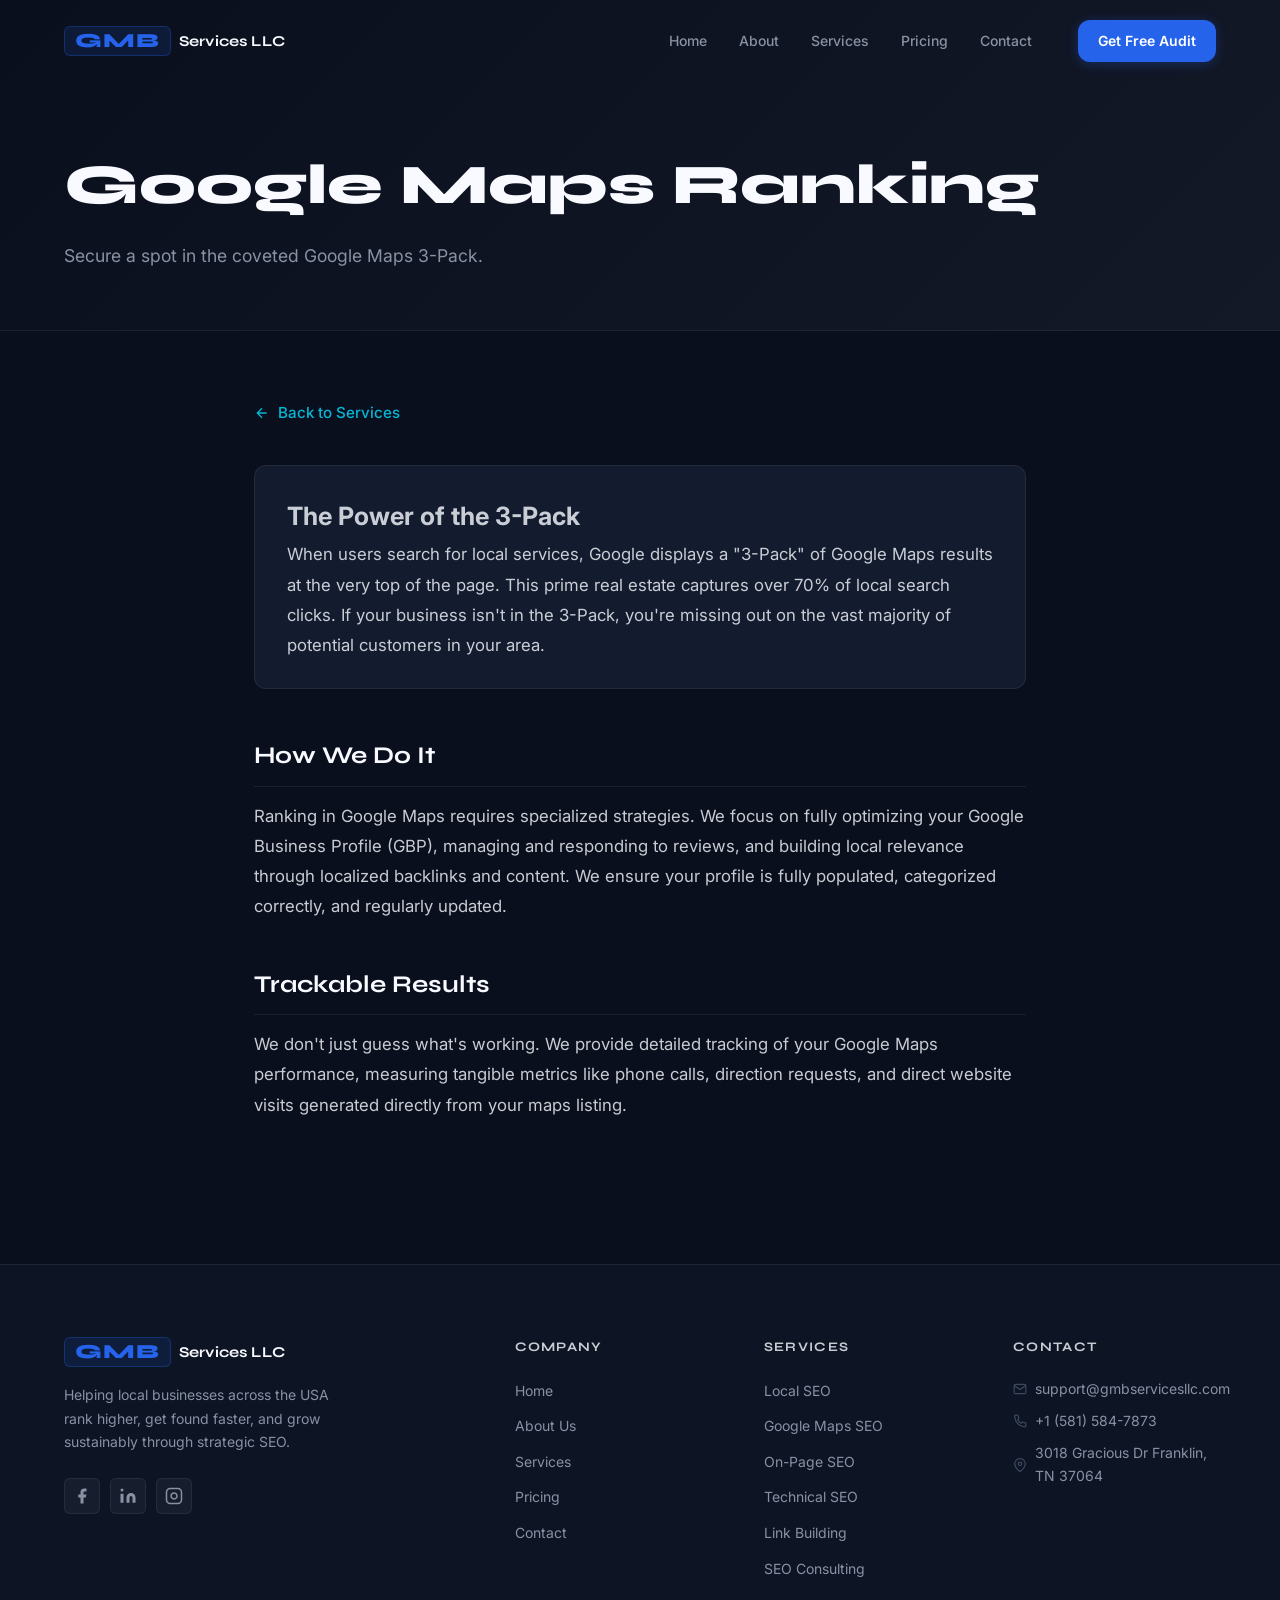
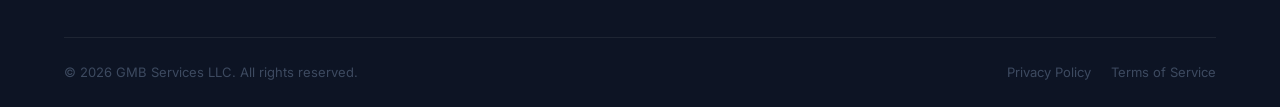
<file: google-maps-seo.html>
<!DOCTYPE html>
<html lang="en">
<head>
  <meta charset="UTF-8" />
  <meta name="viewport" content="width=device-width, initial-scale=1.0" />
  <meta name="description" content="Secure a spot in the coveted Google Maps 3-Pack." />
  <title>Google Maps Ranking Services – GMB Services LLC</title>
  <link rel="preconnect" href="https://fonts.googleapis.com" />
  <link rel="preconnect" href="https://fonts.gstatic.com" crossorigin />
  <link href="https://fonts.googleapis.com/css2?family=Syne:wght@400;500;600;700;800&family=Inter:wght@300;400;500;600&display=swap" rel="stylesheet" />
  <link rel="stylesheet" href="style.css" />
  <link rel="icon" type="image/png" href="photo.png">
  <style>
    .page-hero {
      padding: 140px 0 60px;
      background: linear-gradient(135deg, var(--navy) 0%, var(--slate) 100%);
      border-bottom: 1px solid var(--border);
    }
    .page-hero h1 {
      font-family: var(--font-display);
      font-size: clamp(2rem, 5vw, 3.5rem);
      font-weight: 800;
      color: var(--white);
      margin-bottom: 12px;
    }
    .page-hero p {
      color: var(--gray);
      font-size: 1.1rem;
      max-width: 600px;
    }
    .page-content {
      padding: 70px 0 100px;
    }
    .page-content .container {
      max-width: 820px;
    }
    .page-section {
      margin-bottom: 44px;
    }
    .page-section h2 {
      font-family: var(--font-display);
      font-size: 1.5rem;
      font-weight: 700;
      color: var(--white);
      margin-bottom: 14px;
      padding-bottom: 10px;
      border-bottom: 1px solid var(--border);
    }
    .page-section p {
      color: var(--white-80);
      line-height: 1.8;
      font-size: 1.05rem;
    }
    .page-intro {
      background: var(--card-bg);
      border: 1px solid var(--border);
      border-radius: var(--radius-md);
      padding: 28px 32px;
      margin-bottom: 48px;
      color: var(--white-80);
      line-height: 1.8;
      font-size: 1.05rem;
    }
    .back-link {
      display: inline-flex;
      align-items: center;
      gap: 8px;
      color: var(--cyan);
      text-decoration: none;
      font-size: 0.95rem;
      font-weight: 500;
      margin-bottom: 40px;
      transition: gap var(--transition);
    }
    .back-link:hover { gap: 12px; }
  </style>
</head>
<body>

  <!-- NAVIGATION -->
  <header id="navbar" role="banner">
    <nav class="nav-container" aria-label="Main navigation">
      <a href="index.html" class="nav-logo" aria-label="GMB Services LLC – Home">
        <span class="logo-mark">GMB</span>
        <span class="logo-text">Services LLC</span>
      </a>
      <ul class="nav-links" id="navLinks" role="list">
        <li><a href="index.html#home" class="nav-link">Home</a></li>
        <li><a href="index.html#about" class="nav-link">About</a></li>
        <li><a href="index.html#services" class="nav-link">Services</a></li>
        <li><a href="index.html#pricing" class="nav-link">Pricing</a></li>
        <li><a href="index.html#contact" class="nav-link">Contact</a></li>
      </ul>
      <a href="index.html#contact" class="nav-cta">Get Free Audit</a>
      <button class="hamburger" id="hamburger" aria-label="Toggle navigation menu" aria-expanded="false" aria-controls="navLinks">
        <span></span><span></span><span></span>
      </button>
    </nav>
  </header>

  <main>
    <div class="page-hero">
      <div class="container">
        <h1>Google Maps Ranking</h1>
        <p>Secure a spot in the coveted Google Maps 3-Pack.</p>
      </div>
    </div>

    <section class="page-content">
      <div class="container">
        <a href="index.html#services" class="back-link">
          <svg width="16" height="16" viewBox="0 0 24 24" fill="none" stroke="currentColor" stroke-width="2"><path d="M19 12H5M12 5l-7 7 7 7"/></svg>
          Back to Services
        </a>

        <div class="page-intro">
          <h2>The Power of the 3-Pack</h2>
          When users search for local services, Google displays a "3-Pack" of Google Maps results at the very top of the page. This prime real estate captures over 70% of local search clicks. If your business isn't in the 3-Pack, you're missing out on the vast majority of potential customers in your area.
        </div><div class="page-section">
          <h2>How We Do It</h2>
          <p>Ranking in Google Maps requires specialized strategies. We focus on fully optimizing your Google Business Profile (GBP), managing and responding to reviews, and building local relevance through localized backlinks and content. We ensure your profile is fully populated, categorized correctly, and regularly updated.</p>
        </div><div class="page-section">
          <h2>Trackable Results</h2>
          <p>We don't just guess what's working. We provide detailed tracking of your Google Maps performance, measuring tangible metrics like phone calls, direction requests, and direct website visits generated directly from your maps listing.</p>
        </div>

      </div>
    </section>
  </main>

  <!-- FOOTER -->
  <footer class="footer" role="contentinfo">
    <div class="container">
      <div class="footer-grid">
        <div class="footer-brand">
          <a href="index.html" class="nav-logo footer-logo" aria-label="GMB Services LLC – Home">
            <span class="logo-mark">GMB</span>
            <span class="logo-text">Services LLC</span>
          </a>
          <p class="footer-tagline">Helping local businesses across the USA rank higher, get found faster, and grow sustainably through strategic SEO.</p>
          <div class="footer-socials">
            <a href="#" class="social-link" aria-label="Follow us on Facebook">
              <svg width="18" height="18" viewBox="0 0 24 24" fill="currentColor" aria-hidden="true"><path d="M18 2h-3a5 5 0 00-5 5v3H7v4h3v8h4v-8h3l1-4h-4V7a1 1 0 011-1h3z"/></svg>
            </a>
            <a href="#" class="social-link" aria-label="Connect on LinkedIn">
              <svg width="18" height="18" viewBox="0 0 24 24" fill="currentColor" aria-hidden="true"><path d="M16 8a6 6 0 016 6v7h-4v-7a2 2 0 00-2-2 2 2 0 00-2 2v7h-4v-7a6 6 0 016-6zM2 9h4v12H2z"/><circle cx="4" cy="4" r="2"/></svg>
            </a>
            <a href="#" class="social-link" aria-label="Follow us on Instagram">
              <svg width="18" height="18" viewBox="0 0 24 24" fill="none" stroke="currentColor" stroke-width="2" aria-hidden="true"><rect x="2" y="2" width="20" height="20" rx="5" ry="5"/><path d="M16 11.37A4 4 0 1112.63 8 4 4 0 0116 11.37z"/><line x1="17.5" y1="6.5" x2="17.51" y2="6.5"/></svg>
            </a>
          </div>
        </div>
        <div class="footer-col">
          <h4 class="footer-col-title">Company</h4>
          <ul role="list">
            <li><a href="index.html#home">Home</a></li>
            <li><a href="index.html#about">About Us</a></li>
            <li><a href="index.html#services">Services</a></li>
            <li><a href="index.html#pricing">Pricing</a></li>
            <li><a href="index.html#contact">Contact</a></li>
          </ul>
        </div>
        <div class="footer-col">
          <h4 class="footer-col-title">Services</h4>
          <ul role="list">
            <li><a href="local-seo.html">Local SEO</a></li>
            <li><a href="google-maps-seo.html">Google Maps SEO</a></li>
            <li><a href="on-page-seo.html">On-Page SEO</a></li>
            <li><a href="technical-seo.html">Technical SEO</a></li>
            <li><a href="link-building.html">Link Building</a></li>
            <li><a href="seo-consulting.html">SEO Consulting</a></li>
          </ul>
        </div>
        <div class="footer-col">
          <h4 class="footer-col-title">Contact</h4>
          <ul class="footer-contact-list" role="list">
            <li>
              <svg width="14" height="14" viewBox="0 0 24 24" fill="none" stroke="currentColor" stroke-width="2" aria-hidden="true"><path d="M4 4h16c1.1 0 2 .9 2 2v12c0 1.1-.9 2-2 2H4c-1.1 0-2-.9-2-2V6c0-1.1.9-2 2-2z"/><polyline points="22,6 12,13 2,6"/></svg>
              <a href="mailto:support@gmbservicesllc.com">support@gmbservicesllc.com</a>
            </li>
            <li>
              <svg width="14" height="14" viewBox="0 0 24 24" fill="none" stroke="currentColor" stroke-width="2" aria-hidden="true"><path d="M22 16.92v3a2 2 0 01-2.18 2 19.79 19.79 0 01-8.63-3.07 19.5 19.5 0 01-5-5 19.79 19.79 0 01-3.07-8.67A2 2 0 014.11 2h3a2 2 0 012 1.72 12.05 12.05 0 00.7 2.81 2 2 0 01-.45 2.11L8.09 9.91a16 16 0 006 6l1.27-1.27a2 2 0 012.11-.45 12.05 12.05 0 002.81.7A2 2 0 0122 16.92z"/></svg>
              <a href="tel:+1 (581) 584-7873">+1 (581) 584-7873</a>
            </li>
            <li>
              <svg width="14" height="14" viewBox="0 0 24 24" fill="none" stroke="currentColor" stroke-width="2" aria-hidden="true"><path d="M21 10c0 7-9 13-9 13s-9-6-9-13a9 9 0 0118 0z"/><circle cx="12" cy="10" r="3"/></svg>
              <span>3018 Gracious Dr Franklin, TN 37064</span>
            </li>
          </ul>
        </div>
      </div>
      <div class="footer-bottom">
        <p>&copy; <span id="year"></span> GMB Services LLC. All rights reserved.</p>
        <div class="footer-legal">
          <a href="privacy-policy.html">Privacy Policy</a>
          <a href="terms-of-service.html">Terms of Service</a>
        </div>
      </div>
    </div>
  </footer>

  <script>
    document.getElementById('year').textContent = new Date().getFullYear();
    const hamburger = document.getElementById('hamburger');
    const navLinks = document.getElementById('navLinks');
    if (hamburger) {
      hamburger.addEventListener('click', () => {
        const open = navLinks.classList.toggle('open');
        hamburger.setAttribute('aria-expanded', open);
      });
    }
    const navbar = document.getElementById('navbar');
    window.addEventListener('scroll', () => {
      navbar.classList.toggle('scrolled', window.scrollY > 50);
    });
  </script>
</body>
</html>
</file>
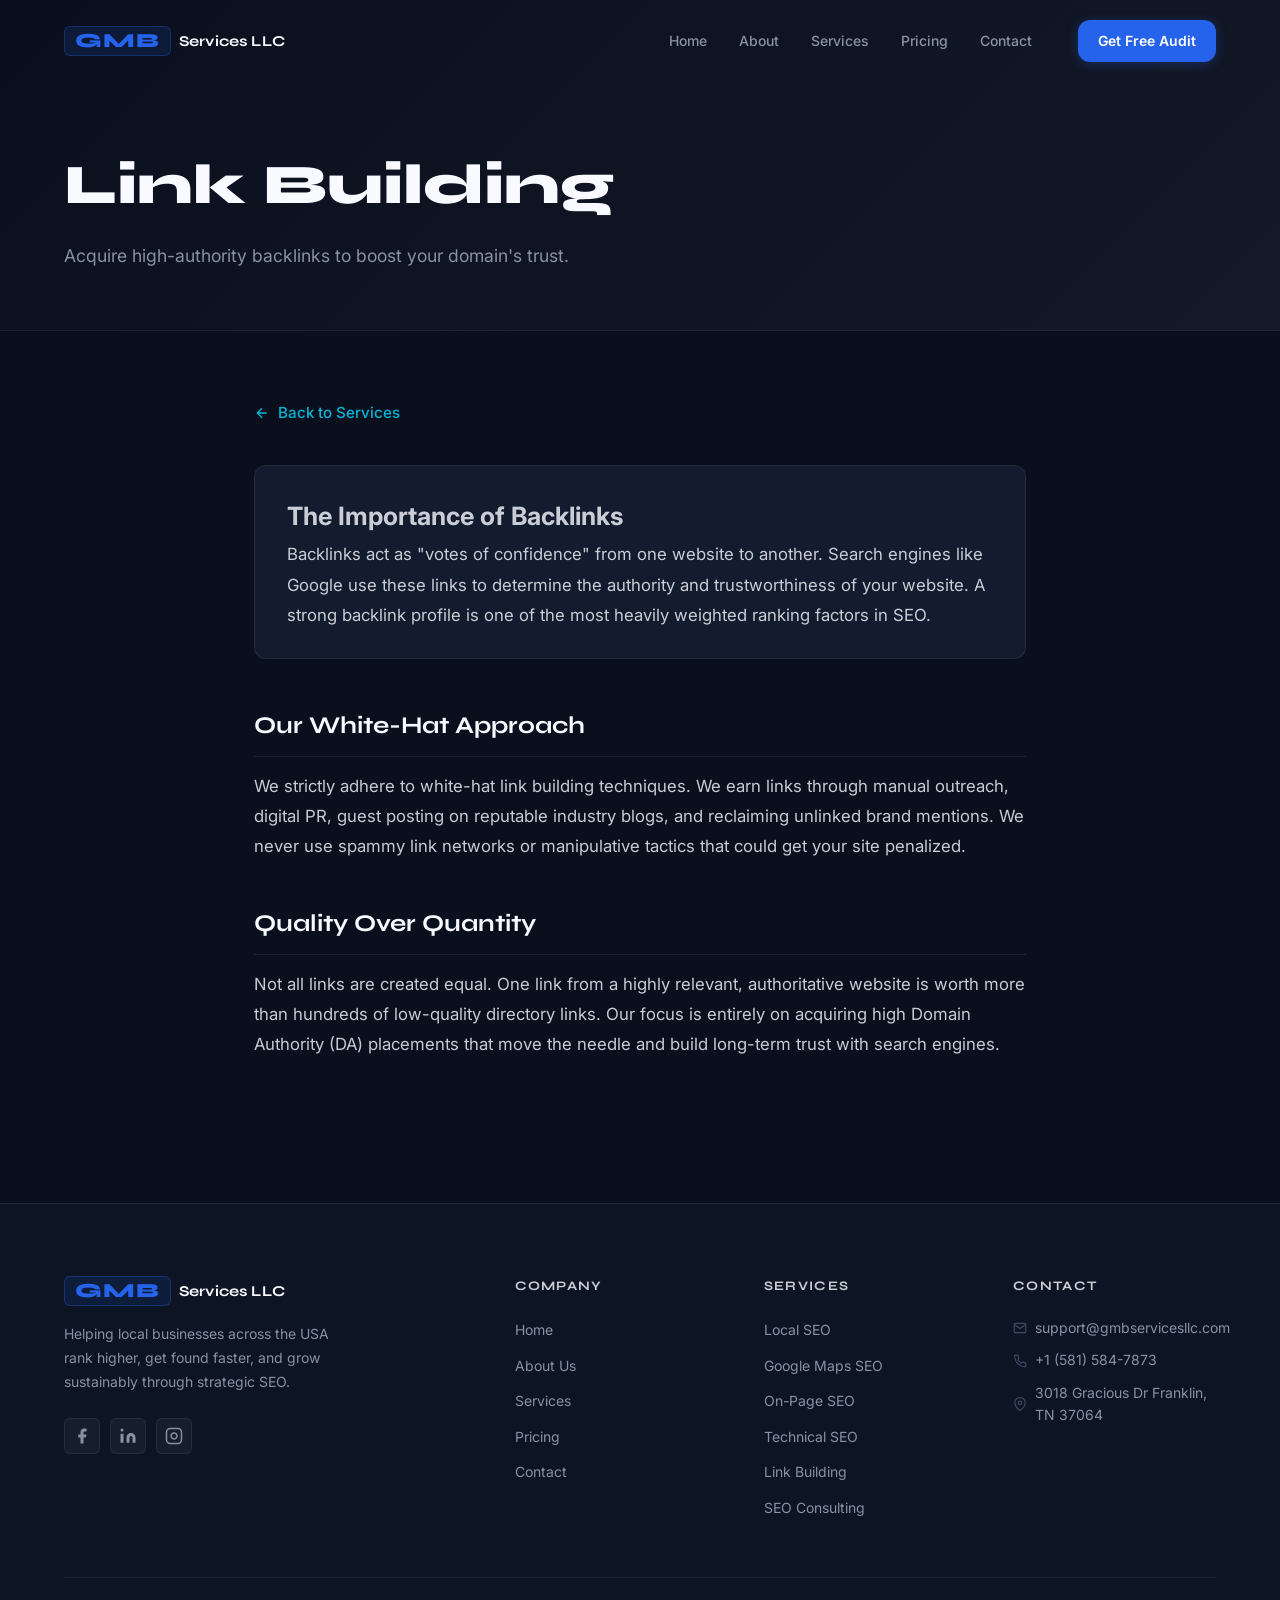
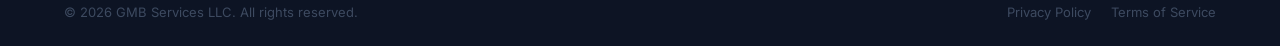
<file: link-building.html>
<!DOCTYPE html>
<html lang="en">
<head>
  <meta charset="UTF-8" />
  <meta name="viewport" content="width=device-width, initial-scale=1.0" />
  <meta name="description" content="Acquire high-authority backlinks to boost your domain's trust." />
  <title>Link Building Services – GMB Services LLC</title>
  <link rel="preconnect" href="https://fonts.googleapis.com" />
  <link rel="preconnect" href="https://fonts.gstatic.com" crossorigin />
  <link href="https://fonts.googleapis.com/css2?family=Syne:wght@400;500;600;700;800&family=Inter:wght@300;400;500;600&display=swap" rel="stylesheet" />
  <link rel="stylesheet" href="style.css" />
  <link rel="icon" type="image/png" href="photo.png">
  <style>
    .page-hero {
      padding: 140px 0 60px;
      background: linear-gradient(135deg, var(--navy) 0%, var(--slate) 100%);
      border-bottom: 1px solid var(--border);
    }
    .page-hero h1 {
      font-family: var(--font-display);
      font-size: clamp(2rem, 5vw, 3.5rem);
      font-weight: 800;
      color: var(--white);
      margin-bottom: 12px;
    }
    .page-hero p {
      color: var(--gray);
      font-size: 1.1rem;
      max-width: 600px;
    }
    .page-content {
      padding: 70px 0 100px;
    }
    .page-content .container {
      max-width: 820px;
    }
    .page-section {
      margin-bottom: 44px;
    }
    .page-section h2 {
      font-family: var(--font-display);
      font-size: 1.5rem;
      font-weight: 700;
      color: var(--white);
      margin-bottom: 14px;
      padding-bottom: 10px;
      border-bottom: 1px solid var(--border);
    }
    .page-section p {
      color: var(--white-80);
      line-height: 1.8;
      font-size: 1.05rem;
    }
    .page-intro {
      background: var(--card-bg);
      border: 1px solid var(--border);
      border-radius: var(--radius-md);
      padding: 28px 32px;
      margin-bottom: 48px;
      color: var(--white-80);
      line-height: 1.8;
      font-size: 1.05rem;
    }
    .back-link {
      display: inline-flex;
      align-items: center;
      gap: 8px;
      color: var(--cyan);
      text-decoration: none;
      font-size: 0.95rem;
      font-weight: 500;
      margin-bottom: 40px;
      transition: gap var(--transition);
    }
    .back-link:hover { gap: 12px; }
  </style>
</head>
<body>

  <!-- NAVIGATION -->
  <header id="navbar" role="banner">
    <nav class="nav-container" aria-label="Main navigation">
      <a href="index.html" class="nav-logo" aria-label="GMB Services LLC – Home">
        <span class="logo-mark">GMB</span>
        <span class="logo-text">Services LLC</span>
      </a>
      <ul class="nav-links" id="navLinks" role="list">
        <li><a href="index.html#home" class="nav-link">Home</a></li>
        <li><a href="index.html#about" class="nav-link">About</a></li>
        <li><a href="index.html#services" class="nav-link">Services</a></li>
        <li><a href="index.html#pricing" class="nav-link">Pricing</a></li>
        <li><a href="index.html#contact" class="nav-link">Contact</a></li>
      </ul>
      <a href="index.html#contact" class="nav-cta">Get Free Audit</a>
      <button class="hamburger" id="hamburger" aria-label="Toggle navigation menu" aria-expanded="false" aria-controls="navLinks">
        <span></span><span></span><span></span>
      </button>
    </nav>
  </header>

  <main>
    <div class="page-hero">
      <div class="container">
        <h1>Link Building</h1>
        <p>Acquire high-authority backlinks to boost your domain's trust.</p>
      </div>
    </div>

    <section class="page-content">
      <div class="container">
        <a href="index.html#services" class="back-link">
          <svg width="16" height="16" viewBox="0 0 24 24" fill="none" stroke="currentColor" stroke-width="2"><path d="M19 12H5M12 5l-7 7 7 7"/></svg>
          Back to Services
        </a>

        <div class="page-intro">
          <h2>The Importance of Backlinks</h2>
          Backlinks act as "votes of confidence" from one website to another. Search engines like Google use these links to determine the authority and trustworthiness of your website. A strong backlink profile is one of the most heavily weighted ranking factors in SEO.
        </div><div class="page-section">
          <h2>Our White-Hat Approach</h2>
          <p>We strictly adhere to white-hat link building techniques. We earn links through manual outreach, digital PR, guest posting on reputable industry blogs, and reclaiming unlinked brand mentions. We never use spammy link networks or manipulative tactics that could get your site penalized.</p>
        </div><div class="page-section">
          <h2>Quality Over Quantity</h2>
          <p>Not all links are created equal. One link from a highly relevant, authoritative website is worth more than hundreds of low-quality directory links. Our focus is entirely on acquiring high Domain Authority (DA) placements that move the needle and build long-term trust with search engines.</p>
        </div>

      </div>
    </section>
  </main>

  <!-- FOOTER -->
  <footer class="footer" role="contentinfo">
    <div class="container">
      <div class="footer-grid">
        <div class="footer-brand">
          <a href="index.html" class="nav-logo footer-logo" aria-label="GMB Services LLC – Home">
            <span class="logo-mark">GMB</span>
            <span class="logo-text">Services LLC</span>
          </a>
          <p class="footer-tagline">Helping local businesses across the USA rank higher, get found faster, and grow sustainably through strategic SEO.</p>
          <div class="footer-socials">
            <a href="#" class="social-link" aria-label="Follow us on Facebook">
              <svg width="18" height="18" viewBox="0 0 24 24" fill="currentColor" aria-hidden="true"><path d="M18 2h-3a5 5 0 00-5 5v3H7v4h3v8h4v-8h3l1-4h-4V7a1 1 0 011-1h3z"/></svg>
            </a>
            <a href="#" class="social-link" aria-label="Connect on LinkedIn">
              <svg width="18" height="18" viewBox="0 0 24 24" fill="currentColor" aria-hidden="true"><path d="M16 8a6 6 0 016 6v7h-4v-7a2 2 0 00-2-2 2 2 0 00-2 2v7h-4v-7a6 6 0 016-6zM2 9h4v12H2z"/><circle cx="4" cy="4" r="2"/></svg>
            </a>
            <a href="#" class="social-link" aria-label="Follow us on Instagram">
              <svg width="18" height="18" viewBox="0 0 24 24" fill="none" stroke="currentColor" stroke-width="2" aria-hidden="true"><rect x="2" y="2" width="20" height="20" rx="5" ry="5"/><path d="M16 11.37A4 4 0 1112.63 8 4 4 0 0116 11.37z"/><line x1="17.5" y1="6.5" x2="17.51" y2="6.5"/></svg>
            </a>
          </div>
        </div>
        <div class="footer-col">
          <h4 class="footer-col-title">Company</h4>
          <ul role="list">
            <li><a href="index.html#home">Home</a></li>
            <li><a href="index.html#about">About Us</a></li>
            <li><a href="index.html#services">Services</a></li>
            <li><a href="index.html#pricing">Pricing</a></li>
            <li><a href="index.html#contact">Contact</a></li>
          </ul>
        </div>
        <div class="footer-col">
          <h4 class="footer-col-title">Services</h4>
          <ul role="list">
            <li><a href="local-seo.html">Local SEO</a></li>
            <li><a href="google-maps-seo.html">Google Maps SEO</a></li>
            <li><a href="on-page-seo.html">On-Page SEO</a></li>
            <li><a href="technical-seo.html">Technical SEO</a></li>
            <li><a href="link-building.html">Link Building</a></li>
            <li><a href="seo-consulting.html">SEO Consulting</a></li>
          </ul>
        </div>
        <div class="footer-col">
          <h4 class="footer-col-title">Contact</h4>
          <ul class="footer-contact-list" role="list">
            <li>
              <svg width="14" height="14" viewBox="0 0 24 24" fill="none" stroke="currentColor" stroke-width="2" aria-hidden="true"><path d="M4 4h16c1.1 0 2 .9 2 2v12c0 1.1-.9 2-2 2H4c-1.1 0-2-.9-2-2V6c0-1.1.9-2 2-2z"/><polyline points="22,6 12,13 2,6"/></svg>
              <a href="mailto:support@gmbservicesllc.com">support@gmbservicesllc.com</a>
            </li>
            <li>
              <svg width="14" height="14" viewBox="0 0 24 24" fill="none" stroke="currentColor" stroke-width="2" aria-hidden="true"><path d="M22 16.92v3a2 2 0 01-2.18 2 19.79 19.79 0 01-8.63-3.07 19.5 19.5 0 01-5-5 19.79 19.79 0 01-3.07-8.67A2 2 0 014.11 2h3a2 2 0 012 1.72 12.05 12.05 0 00.7 2.81 2 2 0 01-.45 2.11L8.09 9.91a16 16 0 006 6l1.27-1.27a2 2 0 012.11-.45 12.05 12.05 0 002.81.7A2 2 0 0122 16.92z"/></svg>
              <a href="tel:+1 (581) 584-7873">+1 (581) 584-7873</a>
            </li>
            <li>
              <svg width="14" height="14" viewBox="0 0 24 24" fill="none" stroke="currentColor" stroke-width="2" aria-hidden="true"><path d="M21 10c0 7-9 13-9 13s-9-6-9-13a9 9 0 0118 0z"/><circle cx="12" cy="10" r="3"/></svg>
              <span>3018 Gracious Dr Franklin, TN 37064</span>
            </li>
          </ul>
        </div>
      </div>
      <div class="footer-bottom">
        <p>&copy; <span id="year"></span> GMB Services LLC. All rights reserved.</p>
        <div class="footer-legal">
          <a href="privacy-policy.html">Privacy Policy</a>
          <a href="terms-of-service.html">Terms of Service</a>
        </div>
      </div>
    </div>
  </footer>

  <script>
    document.getElementById('year').textContent = new Date().getFullYear();
    const hamburger = document.getElementById('hamburger');
    const navLinks = document.getElementById('navLinks');
    if (hamburger) {
      hamburger.addEventListener('click', () => {
        const open = navLinks.classList.toggle('open');
        hamburger.setAttribute('aria-expanded', open);
      });
    }
    const navbar = document.getElementById('navbar');
    window.addEventListener('scroll', () => {
      navbar.classList.toggle('scrolled', window.scrollY > 50);
    });
  </script>
</body>
</html>
</file>
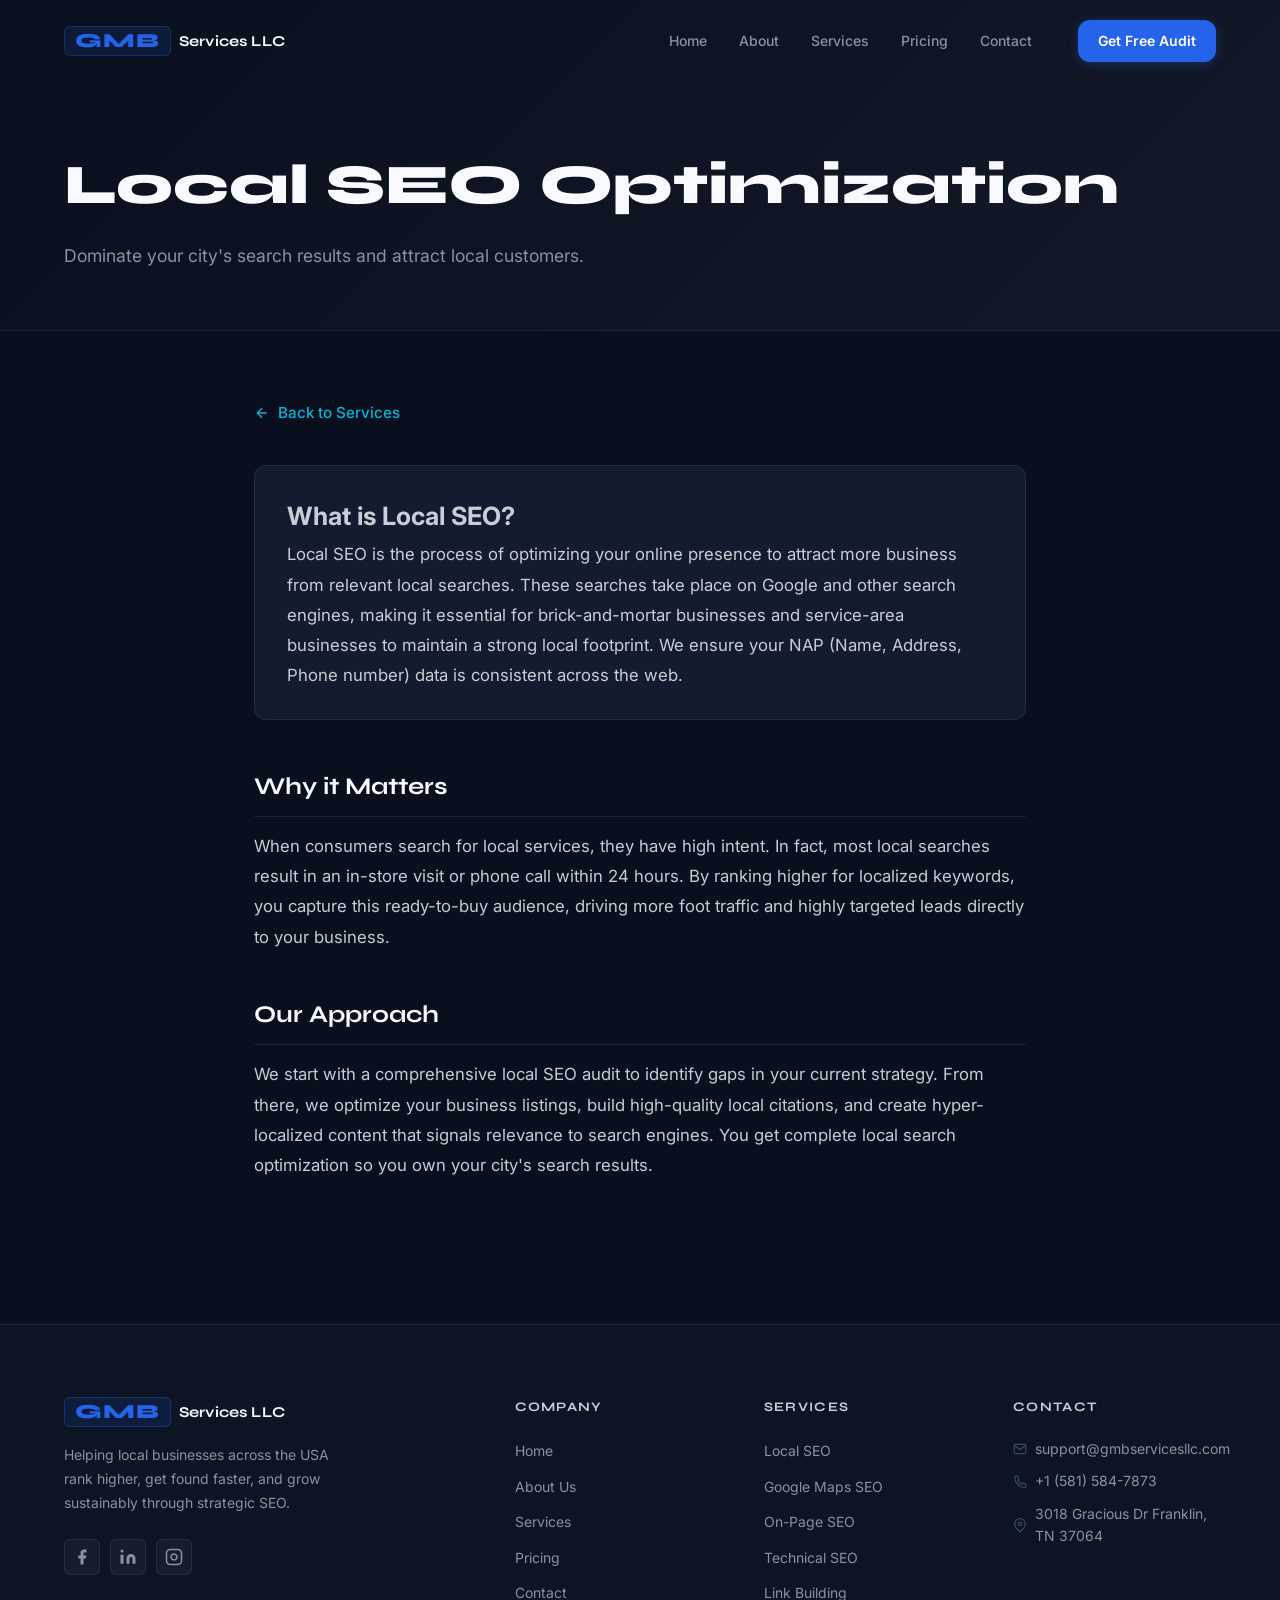
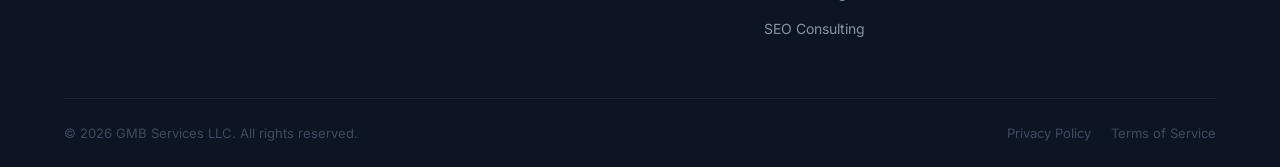
<file: local-seo.html>
<!DOCTYPE html>
<html lang="en">
<head>
  <meta charset="UTF-8" />
  <meta name="viewport" content="width=device-width, initial-scale=1.0" />
  <meta name="description" content="Dominate your city's search results and attract local customers." />
  <title>Local SEO Services – GMB Services LLC</title>
  <link rel="preconnect" href="https://fonts.googleapis.com" />
  <link rel="preconnect" href="https://fonts.gstatic.com" crossorigin />
  <link href="https://fonts.googleapis.com/css2?family=Syne:wght@400;500;600;700;800&family=Inter:wght@300;400;500;600&display=swap" rel="stylesheet" />
  <link rel="stylesheet" href="style.css" />
  <link rel="icon" type="image/png" href="photo.png">
  <style>
    .page-hero {
      padding: 140px 0 60px;
      background: linear-gradient(135deg, var(--navy) 0%, var(--slate) 100%);
      border-bottom: 1px solid var(--border);
    }
    .page-hero h1 {
      font-family: var(--font-display);
      font-size: clamp(2rem, 5vw, 3.5rem);
      font-weight: 800;
      color: var(--white);
      margin-bottom: 12px;
    }
    .page-hero p {
      color: var(--gray);
      font-size: 1.1rem;
      max-width: 600px;
    }
    .page-content {
      padding: 70px 0 100px;
    }
    .page-content .container {
      max-width: 820px;
    }
    .page-section {
      margin-bottom: 44px;
    }
    .page-section h2 {
      font-family: var(--font-display);
      font-size: 1.5rem;
      font-weight: 700;
      color: var(--white);
      margin-bottom: 14px;
      padding-bottom: 10px;
      border-bottom: 1px solid var(--border);
    }
    .page-section p {
      color: var(--white-80);
      line-height: 1.8;
      font-size: 1.05rem;
    }
    .page-intro {
      background: var(--card-bg);
      border: 1px solid var(--border);
      border-radius: var(--radius-md);
      padding: 28px 32px;
      margin-bottom: 48px;
      color: var(--white-80);
      line-height: 1.8;
      font-size: 1.05rem;
    }
    .back-link {
      display: inline-flex;
      align-items: center;
      gap: 8px;
      color: var(--cyan);
      text-decoration: none;
      font-size: 0.95rem;
      font-weight: 500;
      margin-bottom: 40px;
      transition: gap var(--transition);
    }
    .back-link:hover { gap: 12px; }
  </style>
</head>
<body>

  <!-- NAVIGATION -->
  <header id="navbar" role="banner">
    <nav class="nav-container" aria-label="Main navigation">
      <a href="index.html" class="nav-logo" aria-label="GMB Services LLC – Home">
        <span class="logo-mark">GMB</span>
        <span class="logo-text">Services LLC</span>
      </a>
      <ul class="nav-links" id="navLinks" role="list">
        <li><a href="index.html#home" class="nav-link">Home</a></li>
        <li><a href="index.html#about" class="nav-link">About</a></li>
        <li><a href="index.html#services" class="nav-link">Services</a></li>
        <li><a href="index.html#pricing" class="nav-link">Pricing</a></li>
        <li><a href="index.html#contact" class="nav-link">Contact</a></li>
      </ul>
      <a href="index.html#contact" class="nav-cta">Get Free Audit</a>
      <button class="hamburger" id="hamburger" aria-label="Toggle navigation menu" aria-expanded="false" aria-controls="navLinks">
        <span></span><span></span><span></span>
      </button>
    </nav>
  </header>

  <main>
    <div class="page-hero">
      <div class="container">
        <h1>Local SEO Optimization</h1>
        <p>Dominate your city's search results and attract local customers.</p>
      </div>
    </div>

    <section class="page-content">
      <div class="container">
        <a href="index.html#services" class="back-link">
          <svg width="16" height="16" viewBox="0 0 24 24" fill="none" stroke="currentColor" stroke-width="2"><path d="M19 12H5M12 5l-7 7 7 7"/></svg>
          Back to Services
        </a>

        <div class="page-intro">
          <h2>What is Local SEO?</h2>
          Local SEO is the process of optimizing your online presence to attract more business from relevant local searches. These searches take place on Google and other search engines, making it essential for brick-and-mortar businesses and service-area businesses to maintain a strong local footprint. We ensure your NAP (Name, Address, Phone number) data is consistent across the web.
        </div><div class="page-section">
          <h2>Why it Matters</h2>
          <p>When consumers search for local services, they have high intent. In fact, most local searches result in an in-store visit or phone call within 24 hours. By ranking higher for localized keywords, you capture this ready-to-buy audience, driving more foot traffic and highly targeted leads directly to your business.</p>
        </div><div class="page-section">
          <h2>Our Approach</h2>
          <p>We start with a comprehensive local SEO audit to identify gaps in your current strategy. From there, we optimize your business listings, build high-quality local citations, and create hyper-localized content that signals relevance to search engines. You get complete local search optimization so you own your city's search results.</p>
        </div>

      </div>
    </section>
  </main>

  <!-- FOOTER -->
  <footer class="footer" role="contentinfo">
    <div class="container">
      <div class="footer-grid">
        <div class="footer-brand">
          <a href="index.html" class="nav-logo footer-logo" aria-label="GMB Services LLC – Home">
            <span class="logo-mark">GMB</span>
            <span class="logo-text">Services LLC</span>
          </a>
          <p class="footer-tagline">Helping local businesses across the USA rank higher, get found faster, and grow sustainably through strategic SEO.</p>
          <div class="footer-socials">
            <a href="#" class="social-link" aria-label="Follow us on Facebook">
              <svg width="18" height="18" viewBox="0 0 24 24" fill="currentColor" aria-hidden="true"><path d="M18 2h-3a5 5 0 00-5 5v3H7v4h3v8h4v-8h3l1-4h-4V7a1 1 0 011-1h3z"/></svg>
            </a>
            <a href="#" class="social-link" aria-label="Connect on LinkedIn">
              <svg width="18" height="18" viewBox="0 0 24 24" fill="currentColor" aria-hidden="true"><path d="M16 8a6 6 0 016 6v7h-4v-7a2 2 0 00-2-2 2 2 0 00-2 2v7h-4v-7a6 6 0 016-6zM2 9h4v12H2z"/><circle cx="4" cy="4" r="2"/></svg>
            </a>
            <a href="#" class="social-link" aria-label="Follow us on Instagram">
              <svg width="18" height="18" viewBox="0 0 24 24" fill="none" stroke="currentColor" stroke-width="2" aria-hidden="true"><rect x="2" y="2" width="20" height="20" rx="5" ry="5"/><path d="M16 11.37A4 4 0 1112.63 8 4 4 0 0116 11.37z"/><line x1="17.5" y1="6.5" x2="17.51" y2="6.5"/></svg>
            </a>
          </div>
        </div>
        <div class="footer-col">
          <h4 class="footer-col-title">Company</h4>
          <ul role="list">
            <li><a href="index.html#home">Home</a></li>
            <li><a href="index.html#about">About Us</a></li>
            <li><a href="index.html#services">Services</a></li>
            <li><a href="index.html#pricing">Pricing</a></li>
            <li><a href="index.html#contact">Contact</a></li>
          </ul>
        </div>
        <div class="footer-col">
          <h4 class="footer-col-title">Services</h4>
          <ul role="list">
            <li><a href="local-seo.html">Local SEO</a></li>
            <li><a href="google-maps-seo.html">Google Maps SEO</a></li>
            <li><a href="on-page-seo.html">On-Page SEO</a></li>
            <li><a href="technical-seo.html">Technical SEO</a></li>
            <li><a href="link-building.html">Link Building</a></li>
            <li><a href="seo-consulting.html">SEO Consulting</a></li>
          </ul>
        </div>
        <div class="footer-col">
          <h4 class="footer-col-title">Contact</h4>
          <ul class="footer-contact-list" role="list">
            <li>
              <svg width="14" height="14" viewBox="0 0 24 24" fill="none" stroke="currentColor" stroke-width="2" aria-hidden="true"><path d="M4 4h16c1.1 0 2 .9 2 2v12c0 1.1-.9 2-2 2H4c-1.1 0-2-.9-2-2V6c0-1.1.9-2 2-2z"/><polyline points="22,6 12,13 2,6"/></svg>
              <a href="mailto:support@gmbservicesllc.com">support@gmbservicesllc.com</a>
            </li>
            <li>
              <svg width="14" height="14" viewBox="0 0 24 24" fill="none" stroke="currentColor" stroke-width="2" aria-hidden="true"><path d="M22 16.92v3a2 2 0 01-2.18 2 19.79 19.79 0 01-8.63-3.07 19.5 19.5 0 01-5-5 19.79 19.79 0 01-3.07-8.67A2 2 0 014.11 2h3a2 2 0 012 1.72 12.05 12.05 0 00.7 2.81 2 2 0 01-.45 2.11L8.09 9.91a16 16 0 006 6l1.27-1.27a2 2 0 012.11-.45 12.05 12.05 0 002.81.7A2 2 0 0122 16.92z"/></svg>
              <a href="tel:+1 (581) 584-7873">+1 (581) 584-7873</a>
            </li>
            <li>
              <svg width="14" height="14" viewBox="0 0 24 24" fill="none" stroke="currentColor" stroke-width="2" aria-hidden="true"><path d="M21 10c0 7-9 13-9 13s-9-6-9-13a9 9 0 0118 0z"/><circle cx="12" cy="10" r="3"/></svg>
              <span>3018 Gracious Dr Franklin, TN 37064</span>
            </li>
          </ul>
        </div>
      </div>
      <div class="footer-bottom">
        <p>&copy; <span id="year"></span> GMB Services LLC. All rights reserved.</p>
        <div class="footer-legal">
          <a href="privacy-policy.html">Privacy Policy</a>
          <a href="terms-of-service.html">Terms of Service</a>
        </div>
      </div>
    </div>
  </footer>

  <script>
    document.getElementById('year').textContent = new Date().getFullYear();
    const hamburger = document.getElementById('hamburger');
    const navLinks = document.getElementById('navLinks');
    if (hamburger) {
      hamburger.addEventListener('click', () => {
        const open = navLinks.classList.toggle('open');
        hamburger.setAttribute('aria-expanded', open);
      });
    }
    const navbar = document.getElementById('navbar');
    window.addEventListener('scroll', () => {
      navbar.classList.toggle('scrolled', window.scrollY > 50);
    });
  </script>
</body>
</html>
</file>
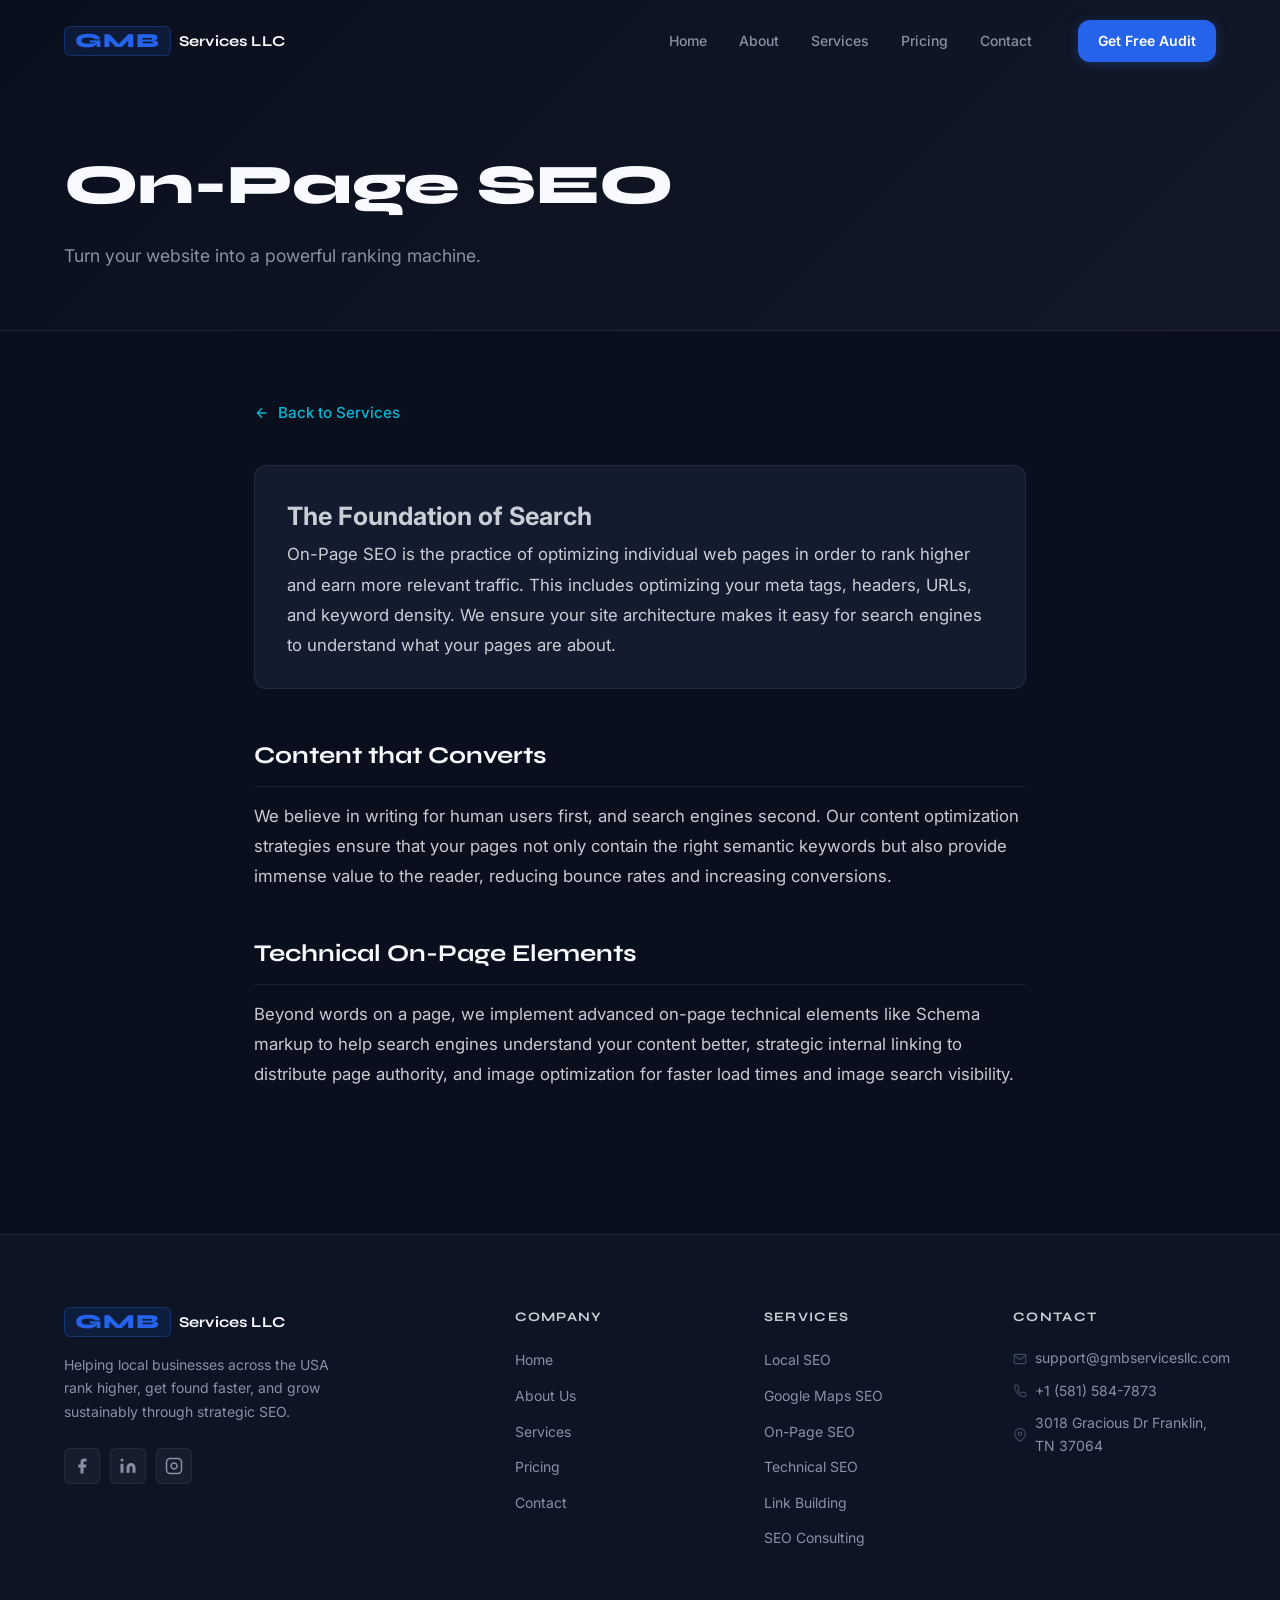
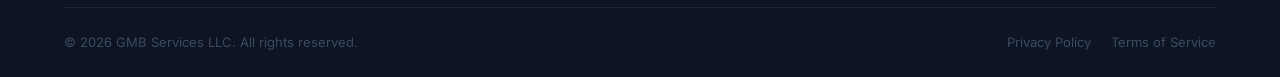
<file: on-page-seo.html>
<!DOCTYPE html>
<html lang="en">
<head>
  <meta charset="UTF-8" />
  <meta name="viewport" content="width=device-width, initial-scale=1.0" />
  <meta name="description" content="Turn your website into a powerful ranking machine." />
  <title>On-Page SEO Services – GMB Services LLC</title>
  <link rel="preconnect" href="https://fonts.googleapis.com" />
  <link rel="preconnect" href="https://fonts.gstatic.com" crossorigin />
  <link href="https://fonts.googleapis.com/css2?family=Syne:wght@400;500;600;700;800&family=Inter:wght@300;400;500;600&display=swap" rel="stylesheet" />
  <link rel="stylesheet" href="style.css" />
  <link rel="icon" type="image/png" href="photo.png">
  <style>
    .page-hero {
      padding: 140px 0 60px;
      background: linear-gradient(135deg, var(--navy) 0%, var(--slate) 100%);
      border-bottom: 1px solid var(--border);
    }
    .page-hero h1 {
      font-family: var(--font-display);
      font-size: clamp(2rem, 5vw, 3.5rem);
      font-weight: 800;
      color: var(--white);
      margin-bottom: 12px;
    }
    .page-hero p {
      color: var(--gray);
      font-size: 1.1rem;
      max-width: 600px;
    }
    .page-content {
      padding: 70px 0 100px;
    }
    .page-content .container {
      max-width: 820px;
    }
    .page-section {
      margin-bottom: 44px;
    }
    .page-section h2 {
      font-family: var(--font-display);
      font-size: 1.5rem;
      font-weight: 700;
      color: var(--white);
      margin-bottom: 14px;
      padding-bottom: 10px;
      border-bottom: 1px solid var(--border);
    }
    .page-section p {
      color: var(--white-80);
      line-height: 1.8;
      font-size: 1.05rem;
    }
    .page-intro {
      background: var(--card-bg);
      border: 1px solid var(--border);
      border-radius: var(--radius-md);
      padding: 28px 32px;
      margin-bottom: 48px;
      color: var(--white-80);
      line-height: 1.8;
      font-size: 1.05rem;
    }
    .back-link {
      display: inline-flex;
      align-items: center;
      gap: 8px;
      color: var(--cyan);
      text-decoration: none;
      font-size: 0.95rem;
      font-weight: 500;
      margin-bottom: 40px;
      transition: gap var(--transition);
    }
    .back-link:hover { gap: 12px; }
  </style>
</head>
<body>

  <!-- NAVIGATION -->
  <header id="navbar" role="banner">
    <nav class="nav-container" aria-label="Main navigation">
      <a href="index.html" class="nav-logo" aria-label="GMB Services LLC – Home">
        <span class="logo-mark">GMB</span>
        <span class="logo-text">Services LLC</span>
      </a>
      <ul class="nav-links" id="navLinks" role="list">
        <li><a href="index.html#home" class="nav-link">Home</a></li>
        <li><a href="index.html#about" class="nav-link">About</a></li>
        <li><a href="index.html#services" class="nav-link">Services</a></li>
        <li><a href="index.html#pricing" class="nav-link">Pricing</a></li>
        <li><a href="index.html#contact" class="nav-link">Contact</a></li>
      </ul>
      <a href="index.html#contact" class="nav-cta">Get Free Audit</a>
      <button class="hamburger" id="hamburger" aria-label="Toggle navigation menu" aria-expanded="false" aria-controls="navLinks">
        <span></span><span></span><span></span>
      </button>
    </nav>
  </header>

  <main>
    <div class="page-hero">
      <div class="container">
        <h1>On-Page SEO</h1>
        <p>Turn your website into a powerful ranking machine.</p>
      </div>
    </div>

    <section class="page-content">
      <div class="container">
        <a href="index.html#services" class="back-link">
          <svg width="16" height="16" viewBox="0 0 24 24" fill="none" stroke="currentColor" stroke-width="2"><path d="M19 12H5M12 5l-7 7 7 7"/></svg>
          Back to Services
        </a>

        <div class="page-intro">
          <h2>The Foundation of Search</h2>
          On-Page SEO is the practice of optimizing individual web pages in order to rank higher and earn more relevant traffic. This includes optimizing your meta tags, headers, URLs, and keyword density. We ensure your site architecture makes it easy for search engines to understand what your pages are about.
        </div><div class="page-section">
          <h2>Content that Converts</h2>
          <p>We believe in writing for human users first, and search engines second. Our content optimization strategies ensure that your pages not only contain the right semantic keywords but also provide immense value to the reader, reducing bounce rates and increasing conversions.</p>
        </div><div class="page-section">
          <h2>Technical On-Page Elements</h2>
          <p>Beyond words on a page, we implement advanced on-page technical elements like Schema markup to help search engines understand your content better, strategic internal linking to distribute page authority, and image optimization for faster load times and image search visibility.</p>
        </div>

      </div>
    </section>
  </main>

  <!-- FOOTER -->
  <footer class="footer" role="contentinfo">
    <div class="container">
      <div class="footer-grid">
        <div class="footer-brand">
          <a href="index.html" class="nav-logo footer-logo" aria-label="GMB Services LLC – Home">
            <span class="logo-mark">GMB</span>
            <span class="logo-text">Services LLC</span>
          </a>
          <p class="footer-tagline">Helping local businesses across the USA rank higher, get found faster, and grow sustainably through strategic SEO.</p>
          <div class="footer-socials">
            <a href="#" class="social-link" aria-label="Follow us on Facebook">
              <svg width="18" height="18" viewBox="0 0 24 24" fill="currentColor" aria-hidden="true"><path d="M18 2h-3a5 5 0 00-5 5v3H7v4h3v8h4v-8h3l1-4h-4V7a1 1 0 011-1h3z"/></svg>
            </a>
            <a href="#" class="social-link" aria-label="Connect on LinkedIn">
              <svg width="18" height="18" viewBox="0 0 24 24" fill="currentColor" aria-hidden="true"><path d="M16 8a6 6 0 016 6v7h-4v-7a2 2 0 00-2-2 2 2 0 00-2 2v7h-4v-7a6 6 0 016-6zM2 9h4v12H2z"/><circle cx="4" cy="4" r="2"/></svg>
            </a>
            <a href="#" class="social-link" aria-label="Follow us on Instagram">
              <svg width="18" height="18" viewBox="0 0 24 24" fill="none" stroke="currentColor" stroke-width="2" aria-hidden="true"><rect x="2" y="2" width="20" height="20" rx="5" ry="5"/><path d="M16 11.37A4 4 0 1112.63 8 4 4 0 0116 11.37z"/><line x1="17.5" y1="6.5" x2="17.51" y2="6.5"/></svg>
            </a>
          </div>
        </div>
        <div class="footer-col">
          <h4 class="footer-col-title">Company</h4>
          <ul role="list">
            <li><a href="index.html#home">Home</a></li>
            <li><a href="index.html#about">About Us</a></li>
            <li><a href="index.html#services">Services</a></li>
            <li><a href="index.html#pricing">Pricing</a></li>
            <li><a href="index.html#contact">Contact</a></li>
          </ul>
        </div>
        <div class="footer-col">
          <h4 class="footer-col-title">Services</h4>
          <ul role="list">
            <li><a href="local-seo.html">Local SEO</a></li>
            <li><a href="google-maps-seo.html">Google Maps SEO</a></li>
            <li><a href="on-page-seo.html">On-Page SEO</a></li>
            <li><a href="technical-seo.html">Technical SEO</a></li>
            <li><a href="link-building.html">Link Building</a></li>
            <li><a href="seo-consulting.html">SEO Consulting</a></li>
          </ul>
        </div>
        <div class="footer-col">
          <h4 class="footer-col-title">Contact</h4>
          <ul class="footer-contact-list" role="list">
            <li>
              <svg width="14" height="14" viewBox="0 0 24 24" fill="none" stroke="currentColor" stroke-width="2" aria-hidden="true"><path d="M4 4h16c1.1 0 2 .9 2 2v12c0 1.1-.9 2-2 2H4c-1.1 0-2-.9-2-2V6c0-1.1.9-2 2-2z"/><polyline points="22,6 12,13 2,6"/></svg>
              <a href="mailto:support@gmbservicesllc.com">support@gmbservicesllc.com</a>
            </li>
            <li>
              <svg width="14" height="14" viewBox="0 0 24 24" fill="none" stroke="currentColor" stroke-width="2" aria-hidden="true"><path d="M22 16.92v3a2 2 0 01-2.18 2 19.79 19.79 0 01-8.63-3.07 19.5 19.5 0 01-5-5 19.79 19.79 0 01-3.07-8.67A2 2 0 014.11 2h3a2 2 0 012 1.72 12.05 12.05 0 00.7 2.81 2 2 0 01-.45 2.11L8.09 9.91a16 16 0 006 6l1.27-1.27a2 2 0 012.11-.45 12.05 12.05 0 002.81.7A2 2 0 0122 16.92z"/></svg>
              <a href="tel:+1 (581) 584-7873">+1 (581) 584-7873</a>
            </li>
            <li>
              <svg width="14" height="14" viewBox="0 0 24 24" fill="none" stroke="currentColor" stroke-width="2" aria-hidden="true"><path d="M21 10c0 7-9 13-9 13s-9-6-9-13a9 9 0 0118 0z"/><circle cx="12" cy="10" r="3"/></svg>
              <span>3018 Gracious Dr Franklin, TN 37064</span>
            </li>
          </ul>
        </div>
      </div>
      <div class="footer-bottom">
        <p>&copy; <span id="year"></span> GMB Services LLC. All rights reserved.</p>
        <div class="footer-legal">
          <a href="privacy-policy.html">Privacy Policy</a>
          <a href="terms-of-service.html">Terms of Service</a>
        </div>
      </div>
    </div>
  </footer>

  <script>
    document.getElementById('year').textContent = new Date().getFullYear();
    const hamburger = document.getElementById('hamburger');
    const navLinks = document.getElementById('navLinks');
    if (hamburger) {
      hamburger.addEventListener('click', () => {
        const open = navLinks.classList.toggle('open');
        hamburger.setAttribute('aria-expanded', open);
      });
    }
    const navbar = document.getElementById('navbar');
    window.addEventListener('scroll', () => {
      navbar.classList.toggle('scrolled', window.scrollY > 50);
    });
  </script>
</body>
</html>
</file>
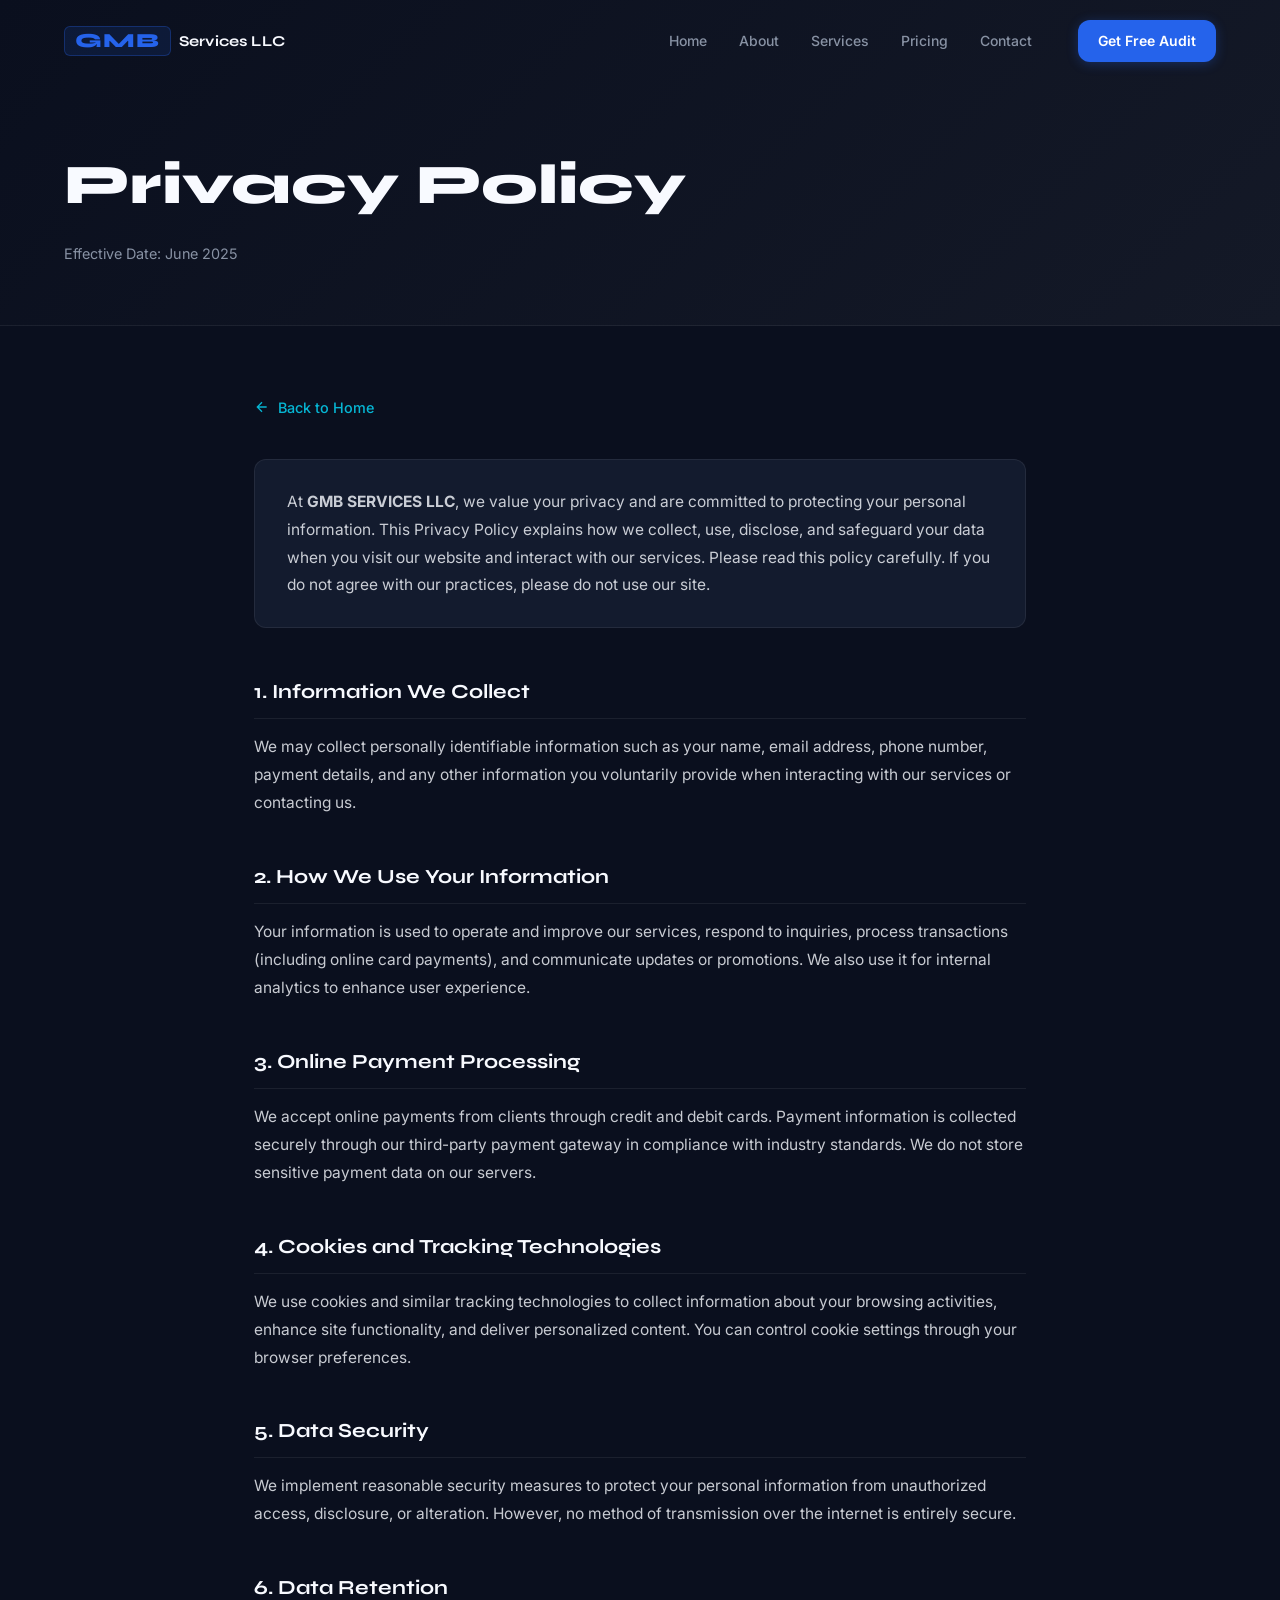
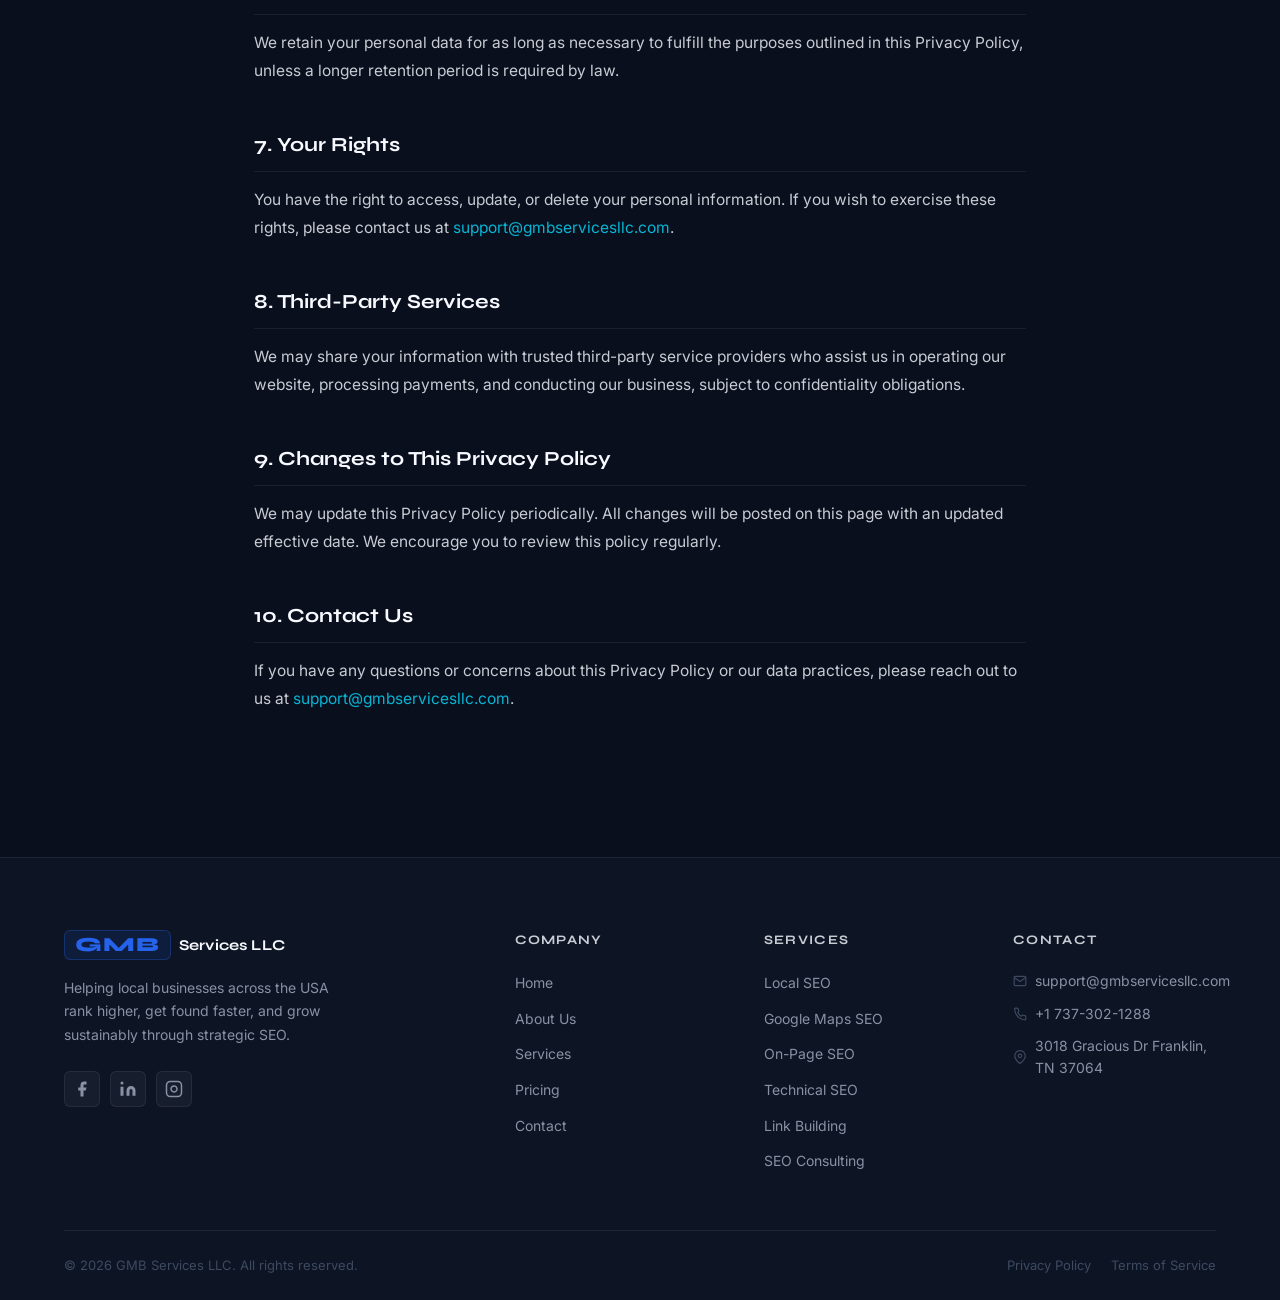
<file: privacy-policy.html>
<!DOCTYPE html>
<html lang="en">
<head>
  <meta charset="UTF-8" />
  <meta name="viewport" content="width=device-width, initial-scale=1.0" />
  <meta name="description" content="GMB Services LLC Privacy Policy – How we collect, use, and protect your personal information." />
  <title>Privacy Policy – GMB Services LLC</title>
  <link rel="preconnect" href="https://fonts.googleapis.com" />
  <link rel="preconnect" href="https://fonts.gstatic.com" crossorigin />
  <link href="https://fonts.googleapis.com/css2?family=Syne:wght@400;500;600;700;800&family=Inter:wght@300;400;500;600&display=swap" rel="stylesheet" />
  <link rel="stylesheet" href="style.css" />
  <style>
    .legal-hero {
      padding: 140px 0 60px;
      background: linear-gradient(135deg, var(--navy) 0%, var(--slate) 100%);
      border-bottom: 1px solid var(--border);
    }
    .legal-hero h1 {
      font-family: var(--font-display);
      font-size: clamp(2rem, 5vw, 3.5rem);
      font-weight: 800;
      color: var(--white);
      margin-bottom: 12px;
    }
    .legal-hero .effective-date {
      color: var(--gray);
      font-size: 0.9rem;
    }
    .legal-content {
      padding: 70px 0 100px;
    }
    .legal-content .container {
      max-width: 820px;
    }
    .legal-section {
      margin-bottom: 44px;
    }
    .legal-section h2 {
      font-family: var(--font-display);
      font-size: 1.25rem;
      font-weight: 700;
      color: var(--white);
      margin-bottom: 14px;
      padding-bottom: 10px;
      border-bottom: 1px solid var(--border);
    }
    .legal-section p {
      color: var(--white-80);
      line-height: 1.8;
      font-size: 0.97rem;
    }
    .legal-section a {
      color: var(--cyan);
      text-decoration: none;
    }
    .legal-section a:hover {
      text-decoration: underline;
    }
    .legal-intro {
      background: var(--card-bg);
      border: 1px solid var(--border);
      border-radius: var(--radius-md);
      padding: 28px 32px;
      margin-bottom: 48px;
      color: var(--white-80);
      line-height: 1.8;
      font-size: 0.97rem;
    }
    .back-link {
      display: inline-flex;
      align-items: center;
      gap: 8px;
      color: var(--cyan);
      text-decoration: none;
      font-size: 0.9rem;
      font-weight: 500;
      margin-bottom: 40px;
      transition: gap var(--transition);
    }
    .back-link:hover { gap: 12px; }
  </style>
</head>
<body>

  <!-- NAVIGATION -->
  <header id="navbar" role="banner">
    <nav class="nav-container" aria-label="Main navigation">
      <a href="index.html" class="nav-logo" aria-label="GMB Services LLC – Home">
        <span class="logo-mark">GMB</span>
        <span class="logo-text">Services LLC</span>
      </a>
      <ul class="nav-links" id="navLinks" role="list">
        <li><a href="index.html#home" class="nav-link">Home</a></li>
        <li><a href="index.html#about" class="nav-link">About</a></li>
        <li><a href="index.html#services" class="nav-link">Services</a></li>
        <li><a href="index.html#pricing" class="nav-link">Pricing</a></li>
        <li><a href="index.html#contact" class="nav-link">Contact</a></li>
      </ul>
      <a href="index.html#contact" class="nav-cta">Get Free Audit</a>
      <button class="hamburger" id="hamburger" aria-label="Toggle navigation menu" aria-expanded="false" aria-controls="navLinks">
        <span></span><span></span><span></span>
      </button>
    </nav>
  </header>

  <main>
    <div class="legal-hero">
      <div class="container">
        <h1>Privacy Policy</h1>
        <p class="effective-date">Effective Date: June 2025</p>
      </div>
    </div>

    <section class="legal-content">
      <div class="container">
        <a href="index.html" class="back-link">
          <svg width="16" height="16" viewBox="0 0 24 24" fill="none" stroke="currentColor" stroke-width="2"><path d="M19 12H5M12 5l-7 7 7 7"/></svg>
          Back to Home
        </a>

        <div class="legal-intro">
          At <strong>GMB SERVICES LLC</strong>, we value your privacy and are committed to protecting your personal information. This Privacy Policy explains how we collect, use, disclose, and safeguard your data when you visit our website and interact with our services. Please read this policy carefully. If you do not agree with our practices, please do not use our site.
        </div>

        <div class="legal-section">
          <h2>1. Information We Collect</h2>
          <p>We may collect personally identifiable information such as your name, email address, phone number, payment details, and any other information you voluntarily provide when interacting with our services or contacting us.</p>
        </div>

        <div class="legal-section">
          <h2>2. How We Use Your Information</h2>
          <p>Your information is used to operate and improve our services, respond to inquiries, process transactions (including online card payments), and communicate updates or promotions. We also use it for internal analytics to enhance user experience.</p>
        </div>

        <div class="legal-section">
          <h2>3. Online Payment Processing</h2>
          <p>We accept online payments from clients through credit and debit cards. Payment information is collected securely through our third-party payment gateway in compliance with industry standards. We do not store sensitive payment data on our servers.</p>
        </div>

        <div class="legal-section">
          <h2>4. Cookies and Tracking Technologies</h2>
          <p>We use cookies and similar tracking technologies to collect information about your browsing activities, enhance site functionality, and deliver personalized content. You can control cookie settings through your browser preferences.</p>
        </div>

        <div class="legal-section">
          <h2>5. Data Security</h2>
          <p>We implement reasonable security measures to protect your personal information from unauthorized access, disclosure, or alteration. However, no method of transmission over the internet is entirely secure.</p>
        </div>

        <div class="legal-section">
          <h2>6. Data Retention</h2>
          <p>We retain your personal data for as long as necessary to fulfill the purposes outlined in this Privacy Policy, unless a longer retention period is required by law.</p>
        </div>

        <div class="legal-section">
          <h2>7. Your Rights</h2>
          <p>You have the right to access, update, or delete your personal information. If you wish to exercise these rights, please contact us at <a href="mailto:support@gmbservicesllc.com">support@gmbservicesllc.com</a>.</p>
        </div>

        <div class="legal-section">
          <h2>8. Third-Party Services</h2>
          <p>We may share your information with trusted third-party service providers who assist us in operating our website, processing payments, and conducting our business, subject to confidentiality obligations.</p>
        </div>

        <div class="legal-section">
          <h2>9. Changes to This Privacy Policy</h2>
          <p>We may update this Privacy Policy periodically. All changes will be posted on this page with an updated effective date. We encourage you to review this policy regularly.</p>
        </div>

        <div class="legal-section">
          <h2>10. Contact Us</h2>
          <p>If you have any questions or concerns about this Privacy Policy or our data practices, please reach out to us at <a href="mailto:support@gmbservicesllc.com">support@gmbservicesllc.com</a>.</p>
        </div>
      </div>
    </section>
  </main>

  <!-- FOOTER -->
  <footer class="footer" role="contentinfo">
    <div class="container">
      <div class="footer-grid">
        <div class="footer-brand">
          <a href="index.html" class="nav-logo footer-logo" aria-label="GMB Services LLC – Home">
            <span class="logo-mark">GMB</span>
            <span class="logo-text">Services LLC</span>
          </a>
          <p class="footer-tagline">Helping local businesses across the USA rank higher, get found faster, and grow sustainably through strategic SEO.</p>
          <div class="footer-socials">
            <a href="#" class="social-link" aria-label="Follow us on Facebook">
              <svg width="18" height="18" viewBox="0 0 24 24" fill="currentColor" aria-hidden="true"><path d="M18 2h-3a5 5 0 00-5 5v3H7v4h3v8h4v-8h3l1-4h-4V7a1 1 0 011-1h3z"/></svg>
            </a>
            <a href="#" class="social-link" aria-label="Connect on LinkedIn">
              <svg width="18" height="18" viewBox="0 0 24 24" fill="currentColor" aria-hidden="true"><path d="M16 8a6 6 0 016 6v7h-4v-7a2 2 0 00-2-2 2 2 0 00-2 2v7h-4v-7a6 6 0 016-6zM2 9h4v12H2z"/><circle cx="4" cy="4" r="2"/></svg>
            </a>
            <a href="#" class="social-link" aria-label="Follow us on Instagram">
              <svg width="18" height="18" viewBox="0 0 24 24" fill="none" stroke="currentColor" stroke-width="2" aria-hidden="true"><rect x="2" y="2" width="20" height="20" rx="5" ry="5"/><path d="M16 11.37A4 4 0 1112.63 8 4 4 0 0116 11.37z"/><line x1="17.5" y1="6.5" x2="17.51" y2="6.5"/></svg>
            </a>
          </div>
        </div>
        <div class="footer-col">
          <h4 class="footer-col-title">Company</h4>
          <ul role="list">
            <li><a href="index.html#home">Home</a></li>
            <li><a href="index.html#about">About Us</a></li>
            <li><a href="index.html#services">Services</a></li>
            <li><a href="index.html#pricing">Pricing</a></li>
            <li><a href="index.html#contact">Contact</a></li>
          </ul>
        </div>
        <div class="footer-col">
          <h4 class="footer-col-title">Services</h4>
          <ul role="list">
            <li><a href="index.html#services">Local SEO</a></li>
            <li><a href="index.html#services">Google Maps SEO</a></li>
            <li><a href="index.html#services">On-Page SEO</a></li>
            <li><a href="index.html#services">Technical SEO</a></li>
            <li><a href="index.html#services">Link Building</a></li>
            <li><a href="index.html#services">SEO Consulting</a></li>
          </ul>
        </div>
        <div class="footer-col">
          <h4 class="footer-col-title">Contact</h4>
          <ul class="footer-contact-list" role="list">
            <li>
              <svg width="14" height="14" viewBox="0 0 24 24" fill="none" stroke="currentColor" stroke-width="2" aria-hidden="true"><path d="M4 4h16c1.1 0 2 .9 2 2v12c0 1.1-.9 2-2 2H4c-1.1 0-2-.9-2-2V6c0-1.1.9-2 2-2z"/><polyline points="22,6 12,13 2,6"/></svg>
              <a href="mailto:support@gmbservicesllc.com">support@gmbservicesllc.com</a>
            </li>
            <li>
              <svg width="14" height="14" viewBox="0 0 24 24" fill="none" stroke="currentColor" stroke-width="2" aria-hidden="true"><path d="M22 16.92v3a2 2 0 01-2.18 2 19.79 19.79 0 01-8.63-3.07 19.5 19.5 0 01-5-5 19.79 19.79 0 01-3.07-8.67A2 2 0 014.11 2h3a2 2 0 012 1.72 12.05 12.05 0 00.7 2.81 2 2 0 01-.45 2.11L8.09 9.91a16 16 0 006 6l1.27-1.27a2 2 0 012.11-.45 12.05 12.05 0 002.81.7A2 2 0 0122 16.92z"/></svg>
              <a href="tel:+17373021288">+1 737-302-1288</a>
            </li>
            <li>
              <svg width="14" height="14" viewBox="0 0 24 24" fill="none" stroke="currentColor" stroke-width="2" aria-hidden="true"><path d="M21 10c0 7-9 13-9 13s-9-6-9-13a9 9 0 0118 0z"/><circle cx="12" cy="10" r="3"/></svg>
              <span>3018 Gracious Dr Franklin, TN 37064</span>
            </li>
          </ul>
        </div>
      </div>
      <div class="footer-bottom">
        <p>&copy; <span id="year"></span> GMB Services LLC. All rights reserved.</p>
        <div class="footer-legal">
          <a href="privacy-policy.html">Privacy Policy</a>
          <a href="terms-of-service.html">Terms of Service</a>
        </div>
      </div>
    </div>
  </footer>

  <script>
    document.getElementById('year').textContent = new Date().getFullYear();
    // Hamburger toggle
    const hamburger = document.getElementById('hamburger');
    const navLinks = document.getElementById('navLinks');
    if (hamburger) {
      hamburger.addEventListener('click', () => {
        const open = navLinks.classList.toggle('open');
        hamburger.setAttribute('aria-expanded', open);
      });
    }
    // Sticky nav
    const navbar = document.getElementById('navbar');
    window.addEventListener('scroll', () => {
      navbar.classList.toggle('scrolled', window.scrollY > 50);
    });
  </script>
</body>
</html>
</file>
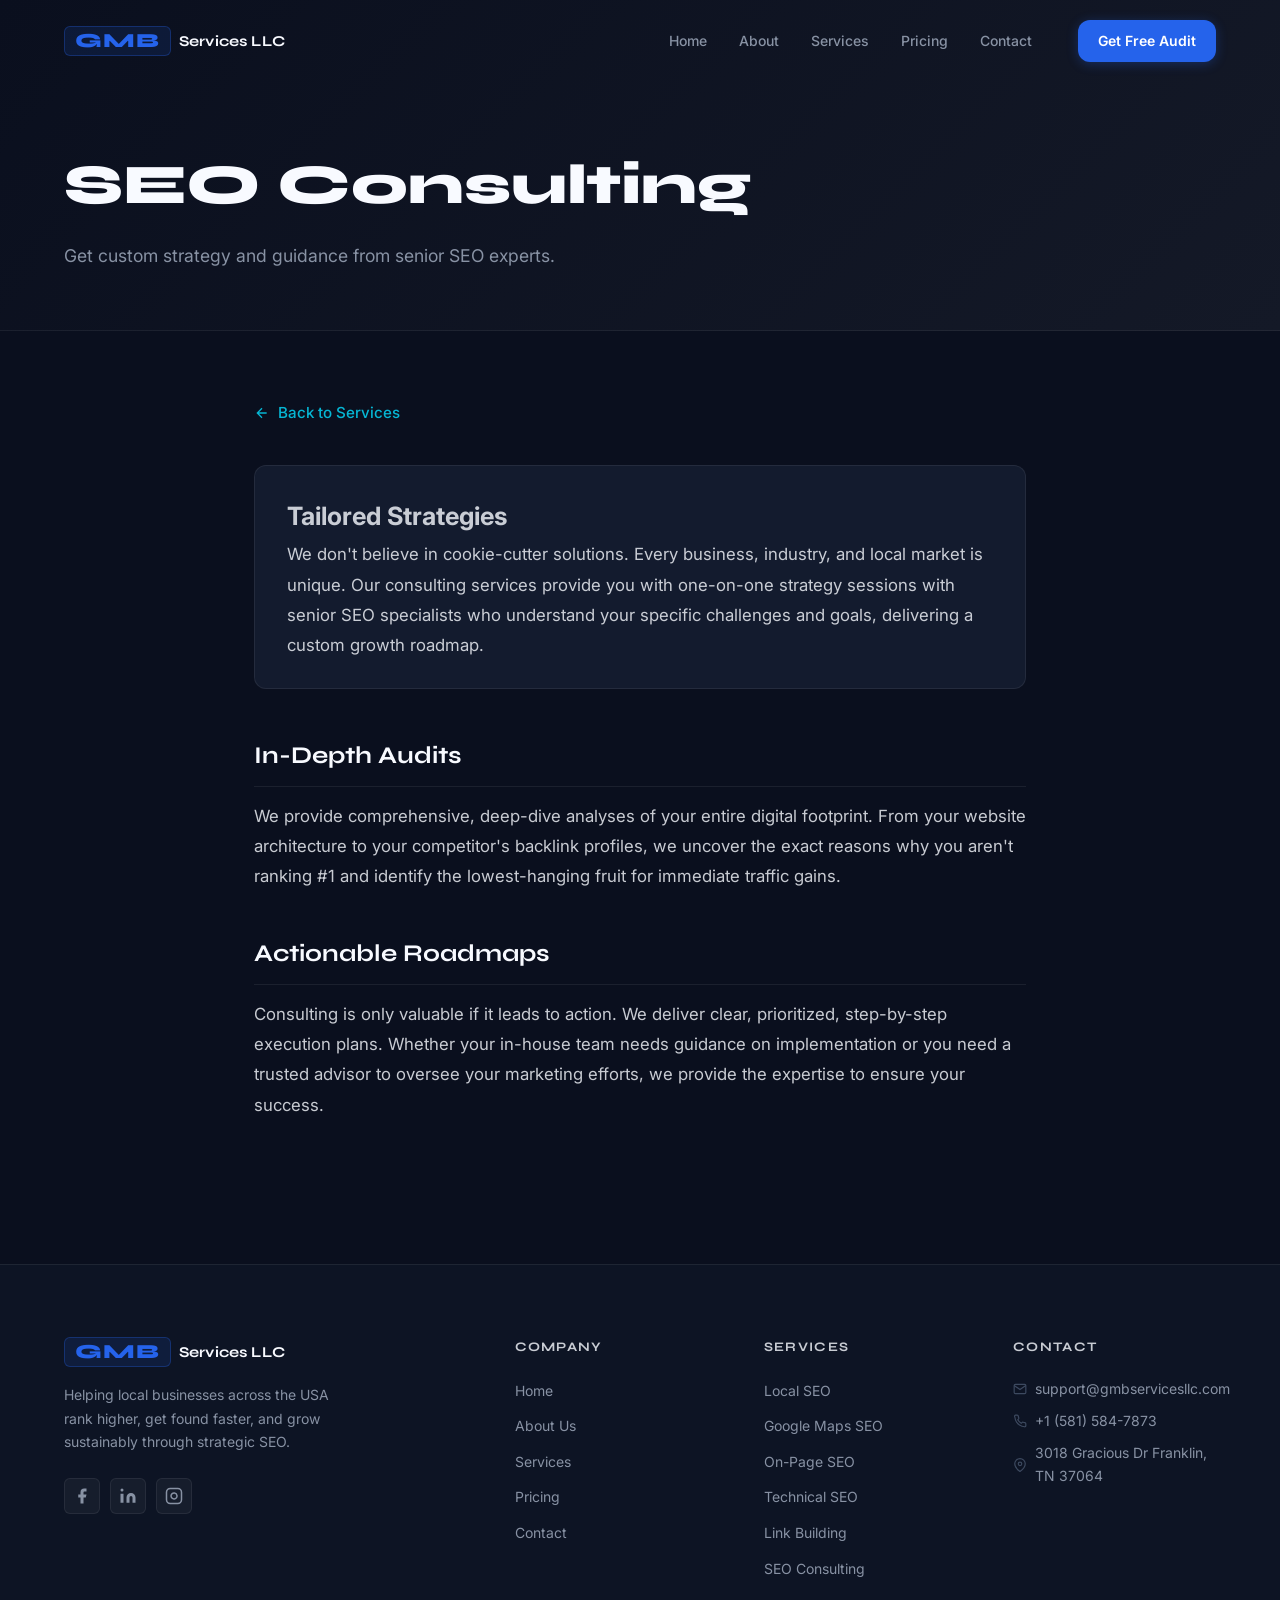
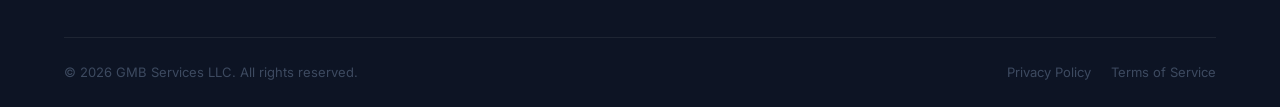
<file: seo-consulting.html>
<!DOCTYPE html>
<html lang="en">
<head>
  <meta charset="UTF-8" />
  <meta name="viewport" content="width=device-width, initial-scale=1.0" />
  <meta name="description" content="Get custom strategy and guidance from senior SEO experts." />
  <title>SEO Consulting Services – GMB Services LLC</title>
  <link rel="preconnect" href="https://fonts.googleapis.com" />
  <link rel="preconnect" href="https://fonts.gstatic.com" crossorigin />
  <link href="https://fonts.googleapis.com/css2?family=Syne:wght@400;500;600;700;800&family=Inter:wght@300;400;500;600&display=swap" rel="stylesheet" />
  <link rel="stylesheet" href="style.css" />
  <link rel="icon" type="image/png" href="photo.png">
  <style>
    .page-hero {
      padding: 140px 0 60px;
      background: linear-gradient(135deg, var(--navy) 0%, var(--slate) 100%);
      border-bottom: 1px solid var(--border);
    }
    .page-hero h1 {
      font-family: var(--font-display);
      font-size: clamp(2rem, 5vw, 3.5rem);
      font-weight: 800;
      color: var(--white);
      margin-bottom: 12px;
    }
    .page-hero p {
      color: var(--gray);
      font-size: 1.1rem;
      max-width: 600px;
    }
    .page-content {
      padding: 70px 0 100px;
    }
    .page-content .container {
      max-width: 820px;
    }
    .page-section {
      margin-bottom: 44px;
    }
    .page-section h2 {
      font-family: var(--font-display);
      font-size: 1.5rem;
      font-weight: 700;
      color: var(--white);
      margin-bottom: 14px;
      padding-bottom: 10px;
      border-bottom: 1px solid var(--border);
    }
    .page-section p {
      color: var(--white-80);
      line-height: 1.8;
      font-size: 1.05rem;
    }
    .page-intro {
      background: var(--card-bg);
      border: 1px solid var(--border);
      border-radius: var(--radius-md);
      padding: 28px 32px;
      margin-bottom: 48px;
      color: var(--white-80);
      line-height: 1.8;
      font-size: 1.05rem;
    }
    .back-link {
      display: inline-flex;
      align-items: center;
      gap: 8px;
      color: var(--cyan);
      text-decoration: none;
      font-size: 0.95rem;
      font-weight: 500;
      margin-bottom: 40px;
      transition: gap var(--transition);
    }
    .back-link:hover { gap: 12px; }
  </style>
</head>
<body>

  <!-- NAVIGATION -->
  <header id="navbar" role="banner">
    <nav class="nav-container" aria-label="Main navigation">
      <a href="index.html" class="nav-logo" aria-label="GMB Services LLC – Home">
        <span class="logo-mark">GMB</span>
        <span class="logo-text">Services LLC</span>
      </a>
      <ul class="nav-links" id="navLinks" role="list">
        <li><a href="index.html#home" class="nav-link">Home</a></li>
        <li><a href="index.html#about" class="nav-link">About</a></li>
        <li><a href="index.html#services" class="nav-link">Services</a></li>
        <li><a href="index.html#pricing" class="nav-link">Pricing</a></li>
        <li><a href="index.html#contact" class="nav-link">Contact</a></li>
      </ul>
      <a href="index.html#contact" class="nav-cta">Get Free Audit</a>
      <button class="hamburger" id="hamburger" aria-label="Toggle navigation menu" aria-expanded="false" aria-controls="navLinks">
        <span></span><span></span><span></span>
      </button>
    </nav>
  </header>

  <main>
    <div class="page-hero">
      <div class="container">
        <h1>SEO Consulting</h1>
        <p>Get custom strategy and guidance from senior SEO experts.</p>
      </div>
    </div>

    <section class="page-content">
      <div class="container">
        <a href="index.html#services" class="back-link">
          <svg width="16" height="16" viewBox="0 0 24 24" fill="none" stroke="currentColor" stroke-width="2"><path d="M19 12H5M12 5l-7 7 7 7"/></svg>
          Back to Services
        </a>

        <div class="page-intro">
          <h2>Tailored Strategies</h2>
          We don't believe in cookie-cutter solutions. Every business, industry, and local market is unique. Our consulting services provide you with one-on-one strategy sessions with senior SEO specialists who understand your specific challenges and goals, delivering a custom growth roadmap.
        </div><div class="page-section">
          <h2>In-Depth Audits</h2>
          <p>We provide comprehensive, deep-dive analyses of your entire digital footprint. From your website architecture to your competitor's backlink profiles, we uncover the exact reasons why you aren't ranking #1 and identify the lowest-hanging fruit for immediate traffic gains.</p>
        </div><div class="page-section">
          <h2>Actionable Roadmaps</h2>
          <p>Consulting is only valuable if it leads to action. We deliver clear, prioritized, step-by-step execution plans. Whether your in-house team needs guidance on implementation or you need a trusted advisor to oversee your marketing efforts, we provide the expertise to ensure your success.</p>
        </div>

      </div>
    </section>
  </main>

  <!-- FOOTER -->
  <footer class="footer" role="contentinfo">
    <div class="container">
      <div class="footer-grid">
        <div class="footer-brand">
          <a href="index.html" class="nav-logo footer-logo" aria-label="GMB Services LLC – Home">
            <span class="logo-mark">GMB</span>
            <span class="logo-text">Services LLC</span>
          </a>
          <p class="footer-tagline">Helping local businesses across the USA rank higher, get found faster, and grow sustainably through strategic SEO.</p>
          <div class="footer-socials">
            <a href="#" class="social-link" aria-label="Follow us on Facebook">
              <svg width="18" height="18" viewBox="0 0 24 24" fill="currentColor" aria-hidden="true"><path d="M18 2h-3a5 5 0 00-5 5v3H7v4h3v8h4v-8h3l1-4h-4V7a1 1 0 011-1h3z"/></svg>
            </a>
            <a href="#" class="social-link" aria-label="Connect on LinkedIn">
              <svg width="18" height="18" viewBox="0 0 24 24" fill="currentColor" aria-hidden="true"><path d="M16 8a6 6 0 016 6v7h-4v-7a2 2 0 00-2-2 2 2 0 00-2 2v7h-4v-7a6 6 0 016-6zM2 9h4v12H2z"/><circle cx="4" cy="4" r="2"/></svg>
            </a>
            <a href="#" class="social-link" aria-label="Follow us on Instagram">
              <svg width="18" height="18" viewBox="0 0 24 24" fill="none" stroke="currentColor" stroke-width="2" aria-hidden="true"><rect x="2" y="2" width="20" height="20" rx="5" ry="5"/><path d="M16 11.37A4 4 0 1112.63 8 4 4 0 0116 11.37z"/><line x1="17.5" y1="6.5" x2="17.51" y2="6.5"/></svg>
            </a>
          </div>
        </div>
        <div class="footer-col">
          <h4 class="footer-col-title">Company</h4>
          <ul role="list">
            <li><a href="index.html#home">Home</a></li>
            <li><a href="index.html#about">About Us</a></li>
            <li><a href="index.html#services">Services</a></li>
            <li><a href="index.html#pricing">Pricing</a></li>
            <li><a href="index.html#contact">Contact</a></li>
          </ul>
        </div>
        <div class="footer-col">
          <h4 class="footer-col-title">Services</h4>
          <ul role="list">
            <li><a href="local-seo.html">Local SEO</a></li>
            <li><a href="google-maps-seo.html">Google Maps SEO</a></li>
            <li><a href="on-page-seo.html">On-Page SEO</a></li>
            <li><a href="technical-seo.html">Technical SEO</a></li>
            <li><a href="link-building.html">Link Building</a></li>
            <li><a href="seo-consulting.html">SEO Consulting</a></li>
          </ul>
        </div>
        <div class="footer-col">
          <h4 class="footer-col-title">Contact</h4>
          <ul class="footer-contact-list" role="list">
            <li>
              <svg width="14" height="14" viewBox="0 0 24 24" fill="none" stroke="currentColor" stroke-width="2" aria-hidden="true"><path d="M4 4h16c1.1 0 2 .9 2 2v12c0 1.1-.9 2-2 2H4c-1.1 0-2-.9-2-2V6c0-1.1.9-2 2-2z"/><polyline points="22,6 12,13 2,6"/></svg>
              <a href="mailto:support@gmbservicesllc.com">support@gmbservicesllc.com</a>
            </li>
            <li>
              <svg width="14" height="14" viewBox="0 0 24 24" fill="none" stroke="currentColor" stroke-width="2" aria-hidden="true"><path d="M22 16.92v3a2 2 0 01-2.18 2 19.79 19.79 0 01-8.63-3.07 19.5 19.5 0 01-5-5 19.79 19.79 0 01-3.07-8.67A2 2 0 014.11 2h3a2 2 0 012 1.72 12.05 12.05 0 00.7 2.81 2 2 0 01-.45 2.11L8.09 9.91a16 16 0 006 6l1.27-1.27a2 2 0 012.11-.45 12.05 12.05 0 002.81.7A2 2 0 0122 16.92z"/></svg>
              <a href="tel:+1 (581) 584-7873">+1 (581) 584-7873</a>
            </li>
            <li>
              <svg width="14" height="14" viewBox="0 0 24 24" fill="none" stroke="currentColor" stroke-width="2" aria-hidden="true"><path d="M21 10c0 7-9 13-9 13s-9-6-9-13a9 9 0 0118 0z"/><circle cx="12" cy="10" r="3"/></svg>
              <span>3018 Gracious Dr Franklin, TN 37064</span>
            </li>
          </ul>
        </div>
      </div>
      <div class="footer-bottom">
        <p>&copy; <span id="year"></span> GMB Services LLC. All rights reserved.</p>
        <div class="footer-legal">
          <a href="privacy-policy.html">Privacy Policy</a>
          <a href="terms-of-service.html">Terms of Service</a>
        </div>
      </div>
    </div>
  </footer>

  <script>
    document.getElementById('year').textContent = new Date().getFullYear();
    const hamburger = document.getElementById('hamburger');
    const navLinks = document.getElementById('navLinks');
    if (hamburger) {
      hamburger.addEventListener('click', () => {
        const open = navLinks.classList.toggle('open');
        hamburger.setAttribute('aria-expanded', open);
      });
    }
    const navbar = document.getElementById('navbar');
    window.addEventListener('scroll', () => {
      navbar.classList.toggle('scrolled', window.scrollY > 50);
    });
  </script>
</body>
</html>
</file>
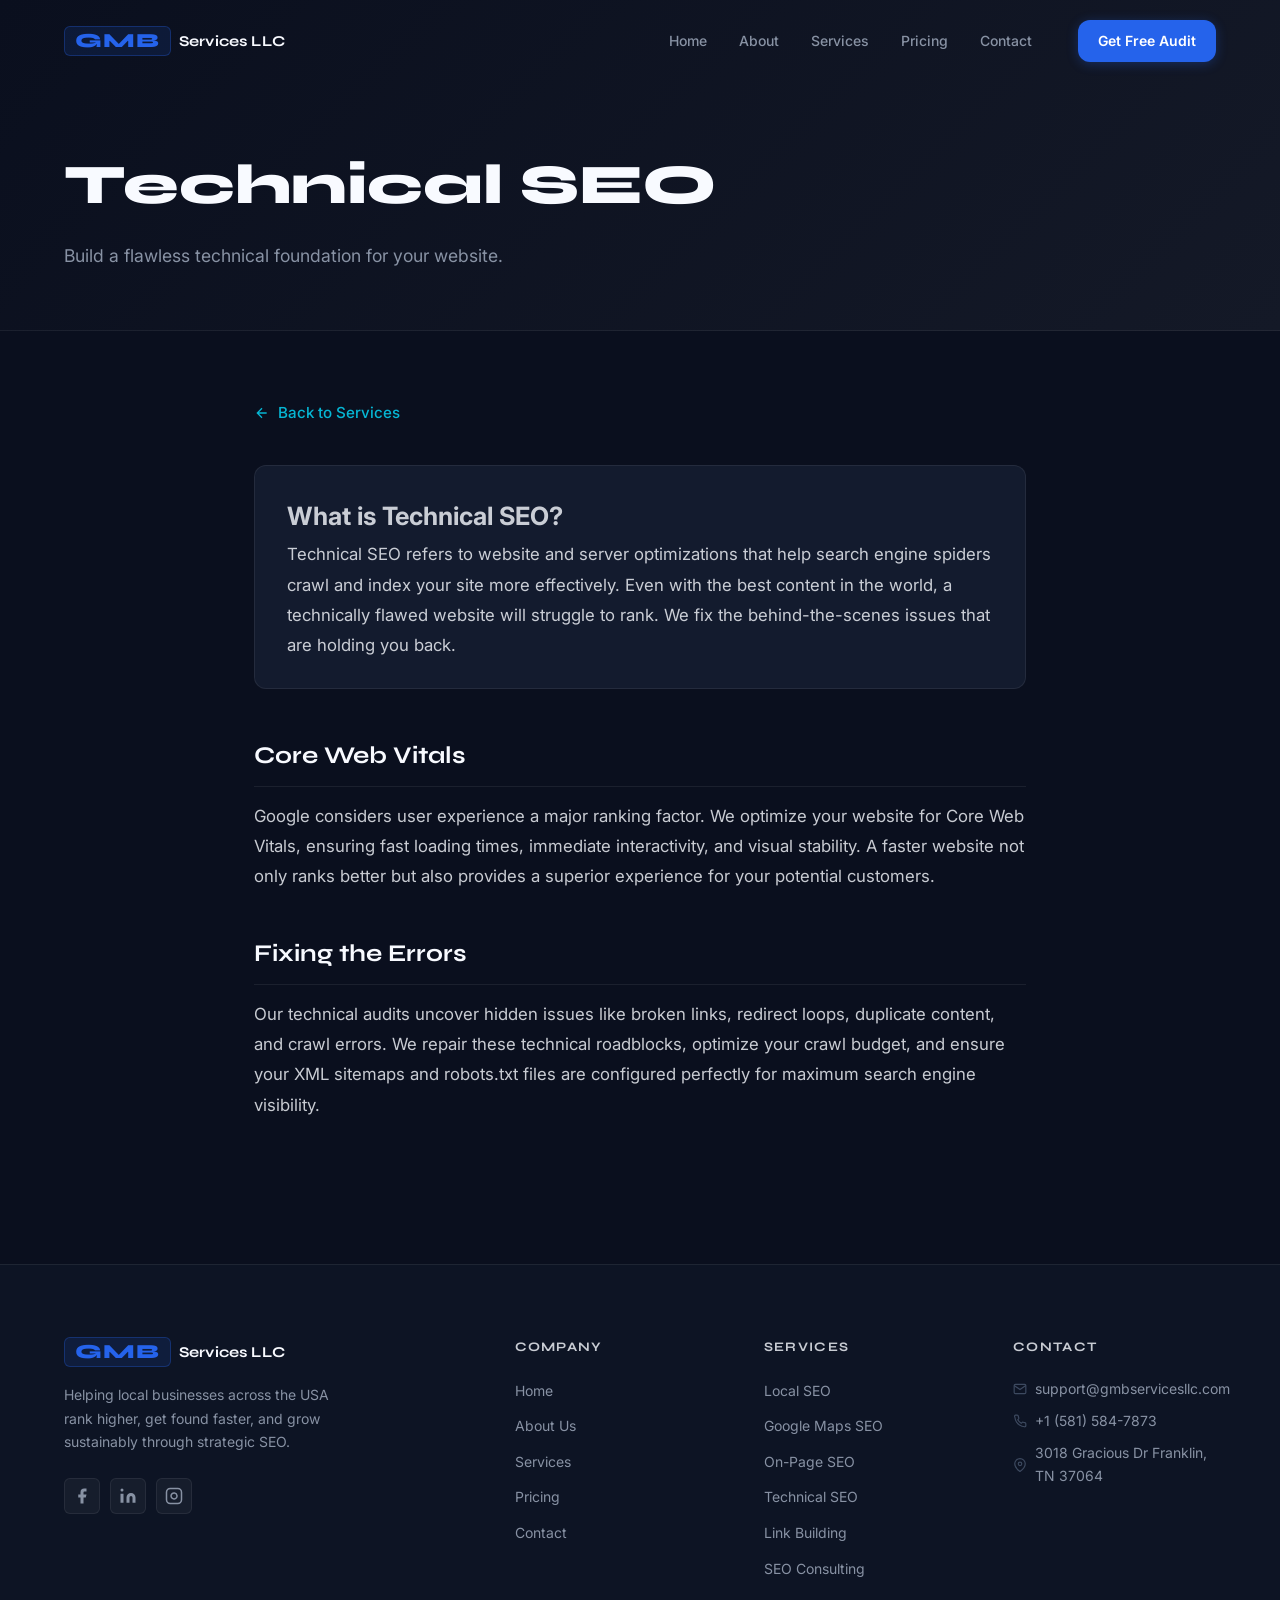
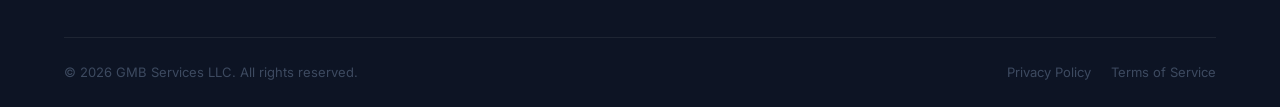
<file: technical-seo.html>
<!DOCTYPE html>
<html lang="en">
<head>
  <meta charset="UTF-8" />
  <meta name="viewport" content="width=device-width, initial-scale=1.0" />
  <meta name="description" content="Build a flawless technical foundation for your website." />
  <title>Technical SEO Services – GMB Services LLC</title>
  <link rel="preconnect" href="https://fonts.googleapis.com" />
  <link rel="preconnect" href="https://fonts.gstatic.com" crossorigin />
  <link href="https://fonts.googleapis.com/css2?family=Syne:wght@400;500;600;700;800&family=Inter:wght@300;400;500;600&display=swap" rel="stylesheet" />
  <link rel="stylesheet" href="style.css" />
  <link rel="icon" type="image/png" href="photo.png">
  <style>
    .page-hero {
      padding: 140px 0 60px;
      background: linear-gradient(135deg, var(--navy) 0%, var(--slate) 100%);
      border-bottom: 1px solid var(--border);
    }
    .page-hero h1 {
      font-family: var(--font-display);
      font-size: clamp(2rem, 5vw, 3.5rem);
      font-weight: 800;
      color: var(--white);
      margin-bottom: 12px;
    }
    .page-hero p {
      color: var(--gray);
      font-size: 1.1rem;
      max-width: 600px;
    }
    .page-content {
      padding: 70px 0 100px;
    }
    .page-content .container {
      max-width: 820px;
    }
    .page-section {
      margin-bottom: 44px;
    }
    .page-section h2 {
      font-family: var(--font-display);
      font-size: 1.5rem;
      font-weight: 700;
      color: var(--white);
      margin-bottom: 14px;
      padding-bottom: 10px;
      border-bottom: 1px solid var(--border);
    }
    .page-section p {
      color: var(--white-80);
      line-height: 1.8;
      font-size: 1.05rem;
    }
    .page-intro {
      background: var(--card-bg);
      border: 1px solid var(--border);
      border-radius: var(--radius-md);
      padding: 28px 32px;
      margin-bottom: 48px;
      color: var(--white-80);
      line-height: 1.8;
      font-size: 1.05rem;
    }
    .back-link {
      display: inline-flex;
      align-items: center;
      gap: 8px;
      color: var(--cyan);
      text-decoration: none;
      font-size: 0.95rem;
      font-weight: 500;
      margin-bottom: 40px;
      transition: gap var(--transition);
    }
    .back-link:hover { gap: 12px; }
  </style>
</head>
<body>

  <!-- NAVIGATION -->
  <header id="navbar" role="banner">
    <nav class="nav-container" aria-label="Main navigation">
      <a href="index.html" class="nav-logo" aria-label="GMB Services LLC – Home">
        <span class="logo-mark">GMB</span>
        <span class="logo-text">Services LLC</span>
      </a>
      <ul class="nav-links" id="navLinks" role="list">
        <li><a href="index.html#home" class="nav-link">Home</a></li>
        <li><a href="index.html#about" class="nav-link">About</a></li>
        <li><a href="index.html#services" class="nav-link">Services</a></li>
        <li><a href="index.html#pricing" class="nav-link">Pricing</a></li>
        <li><a href="index.html#contact" class="nav-link">Contact</a></li>
      </ul>
      <a href="index.html#contact" class="nav-cta">Get Free Audit</a>
      <button class="hamburger" id="hamburger" aria-label="Toggle navigation menu" aria-expanded="false" aria-controls="navLinks">
        <span></span><span></span><span></span>
      </button>
    </nav>
  </header>

  <main>
    <div class="page-hero">
      <div class="container">
        <h1>Technical SEO</h1>
        <p>Build a flawless technical foundation for your website.</p>
      </div>
    </div>

    <section class="page-content">
      <div class="container">
        <a href="index.html#services" class="back-link">
          <svg width="16" height="16" viewBox="0 0 24 24" fill="none" stroke="currentColor" stroke-width="2"><path d="M19 12H5M12 5l-7 7 7 7"/></svg>
          Back to Services
        </a>

        <div class="page-intro">
          <h2>What is Technical SEO?</h2>
          Technical SEO refers to website and server optimizations that help search engine spiders crawl and index your site more effectively. Even with the best content in the world, a technically flawed website will struggle to rank. We fix the behind-the-scenes issues that are holding you back.
        </div><div class="page-section">
          <h2>Core Web Vitals</h2>
          <p>Google considers user experience a major ranking factor. We optimize your website for Core Web Vitals, ensuring fast loading times, immediate interactivity, and visual stability. A faster website not only ranks better but also provides a superior experience for your potential customers.</p>
        </div><div class="page-section">
          <h2>Fixing the Errors</h2>
          <p>Our technical audits uncover hidden issues like broken links, redirect loops, duplicate content, and crawl errors. We repair these technical roadblocks, optimize your crawl budget, and ensure your XML sitemaps and robots.txt files are configured perfectly for maximum search engine visibility.</p>
        </div>

      </div>
    </section>
  </main>

  <!-- FOOTER -->
  <footer class="footer" role="contentinfo">
    <div class="container">
      <div class="footer-grid">
        <div class="footer-brand">
          <a href="index.html" class="nav-logo footer-logo" aria-label="GMB Services LLC – Home">
            <span class="logo-mark">GMB</span>
            <span class="logo-text">Services LLC</span>
          </a>
          <p class="footer-tagline">Helping local businesses across the USA rank higher, get found faster, and grow sustainably through strategic SEO.</p>
          <div class="footer-socials">
            <a href="#" class="social-link" aria-label="Follow us on Facebook">
              <svg width="18" height="18" viewBox="0 0 24 24" fill="currentColor" aria-hidden="true"><path d="M18 2h-3a5 5 0 00-5 5v3H7v4h3v8h4v-8h3l1-4h-4V7a1 1 0 011-1h3z"/></svg>
            </a>
            <a href="#" class="social-link" aria-label="Connect on LinkedIn">
              <svg width="18" height="18" viewBox="0 0 24 24" fill="currentColor" aria-hidden="true"><path d="M16 8a6 6 0 016 6v7h-4v-7a2 2 0 00-2-2 2 2 0 00-2 2v7h-4v-7a6 6 0 016-6zM2 9h4v12H2z"/><circle cx="4" cy="4" r="2"/></svg>
            </a>
            <a href="#" class="social-link" aria-label="Follow us on Instagram">
              <svg width="18" height="18" viewBox="0 0 24 24" fill="none" stroke="currentColor" stroke-width="2" aria-hidden="true"><rect x="2" y="2" width="20" height="20" rx="5" ry="5"/><path d="M16 11.37A4 4 0 1112.63 8 4 4 0 0116 11.37z"/><line x1="17.5" y1="6.5" x2="17.51" y2="6.5"/></svg>
            </a>
          </div>
        </div>
        <div class="footer-col">
          <h4 class="footer-col-title">Company</h4>
          <ul role="list">
            <li><a href="index.html#home">Home</a></li>
            <li><a href="index.html#about">About Us</a></li>
            <li><a href="index.html#services">Services</a></li>
            <li><a href="index.html#pricing">Pricing</a></li>
            <li><a href="index.html#contact">Contact</a></li>
          </ul>
        </div>
        <div class="footer-col">
          <h4 class="footer-col-title">Services</h4>
          <ul role="list">
            <li><a href="local-seo.html">Local SEO</a></li>
            <li><a href="google-maps-seo.html">Google Maps SEO</a></li>
            <li><a href="on-page-seo.html">On-Page SEO</a></li>
            <li><a href="technical-seo.html">Technical SEO</a></li>
            <li><a href="link-building.html">Link Building</a></li>
            <li><a href="seo-consulting.html">SEO Consulting</a></li>
          </ul>
        </div>
        <div class="footer-col">
          <h4 class="footer-col-title">Contact</h4>
          <ul class="footer-contact-list" role="list">
            <li>
              <svg width="14" height="14" viewBox="0 0 24 24" fill="none" stroke="currentColor" stroke-width="2" aria-hidden="true"><path d="M4 4h16c1.1 0 2 .9 2 2v12c0 1.1-.9 2-2 2H4c-1.1 0-2-.9-2-2V6c0-1.1.9-2 2-2z"/><polyline points="22,6 12,13 2,6"/></svg>
              <a href="mailto:support@gmbservicesllc.com">support@gmbservicesllc.com</a>
            </li>
            <li>
              <svg width="14" height="14" viewBox="0 0 24 24" fill="none" stroke="currentColor" stroke-width="2" aria-hidden="true"><path d="M22 16.92v3a2 2 0 01-2.18 2 19.79 19.79 0 01-8.63-3.07 19.5 19.5 0 01-5-5 19.79 19.79 0 01-3.07-8.67A2 2 0 014.11 2h3a2 2 0 012 1.72 12.05 12.05 0 00.7 2.81 2 2 0 01-.45 2.11L8.09 9.91a16 16 0 006 6l1.27-1.27a2 2 0 012.11-.45 12.05 12.05 0 002.81.7A2 2 0 0122 16.92z"/></svg>
              <a href="tel:+1 (581) 584-7873">+1 (581) 584-7873</a>
            </li>
            <li>
              <svg width="14" height="14" viewBox="0 0 24 24" fill="none" stroke="currentColor" stroke-width="2" aria-hidden="true"><path d="M21 10c0 7-9 13-9 13s-9-6-9-13a9 9 0 0118 0z"/><circle cx="12" cy="10" r="3"/></svg>
              <span>3018 Gracious Dr Franklin, TN 37064</span>
            </li>
          </ul>
        </div>
      </div>
      <div class="footer-bottom">
        <p>&copy; <span id="year"></span> GMB Services LLC. All rights reserved.</p>
        <div class="footer-legal">
          <a href="privacy-policy.html">Privacy Policy</a>
          <a href="terms-of-service.html">Terms of Service</a>
        </div>
      </div>
    </div>
  </footer>

  <script>
    document.getElementById('year').textContent = new Date().getFullYear();
    const hamburger = document.getElementById('hamburger');
    const navLinks = document.getElementById('navLinks');
    if (hamburger) {
      hamburger.addEventListener('click', () => {
        const open = navLinks.classList.toggle('open');
        hamburger.setAttribute('aria-expanded', open);
      });
    }
    const navbar = document.getElementById('navbar');
    window.addEventListener('scroll', () => {
      navbar.classList.toggle('scrolled', window.scrollY > 50);
    });
  </script>
</body>
</html>
</file>
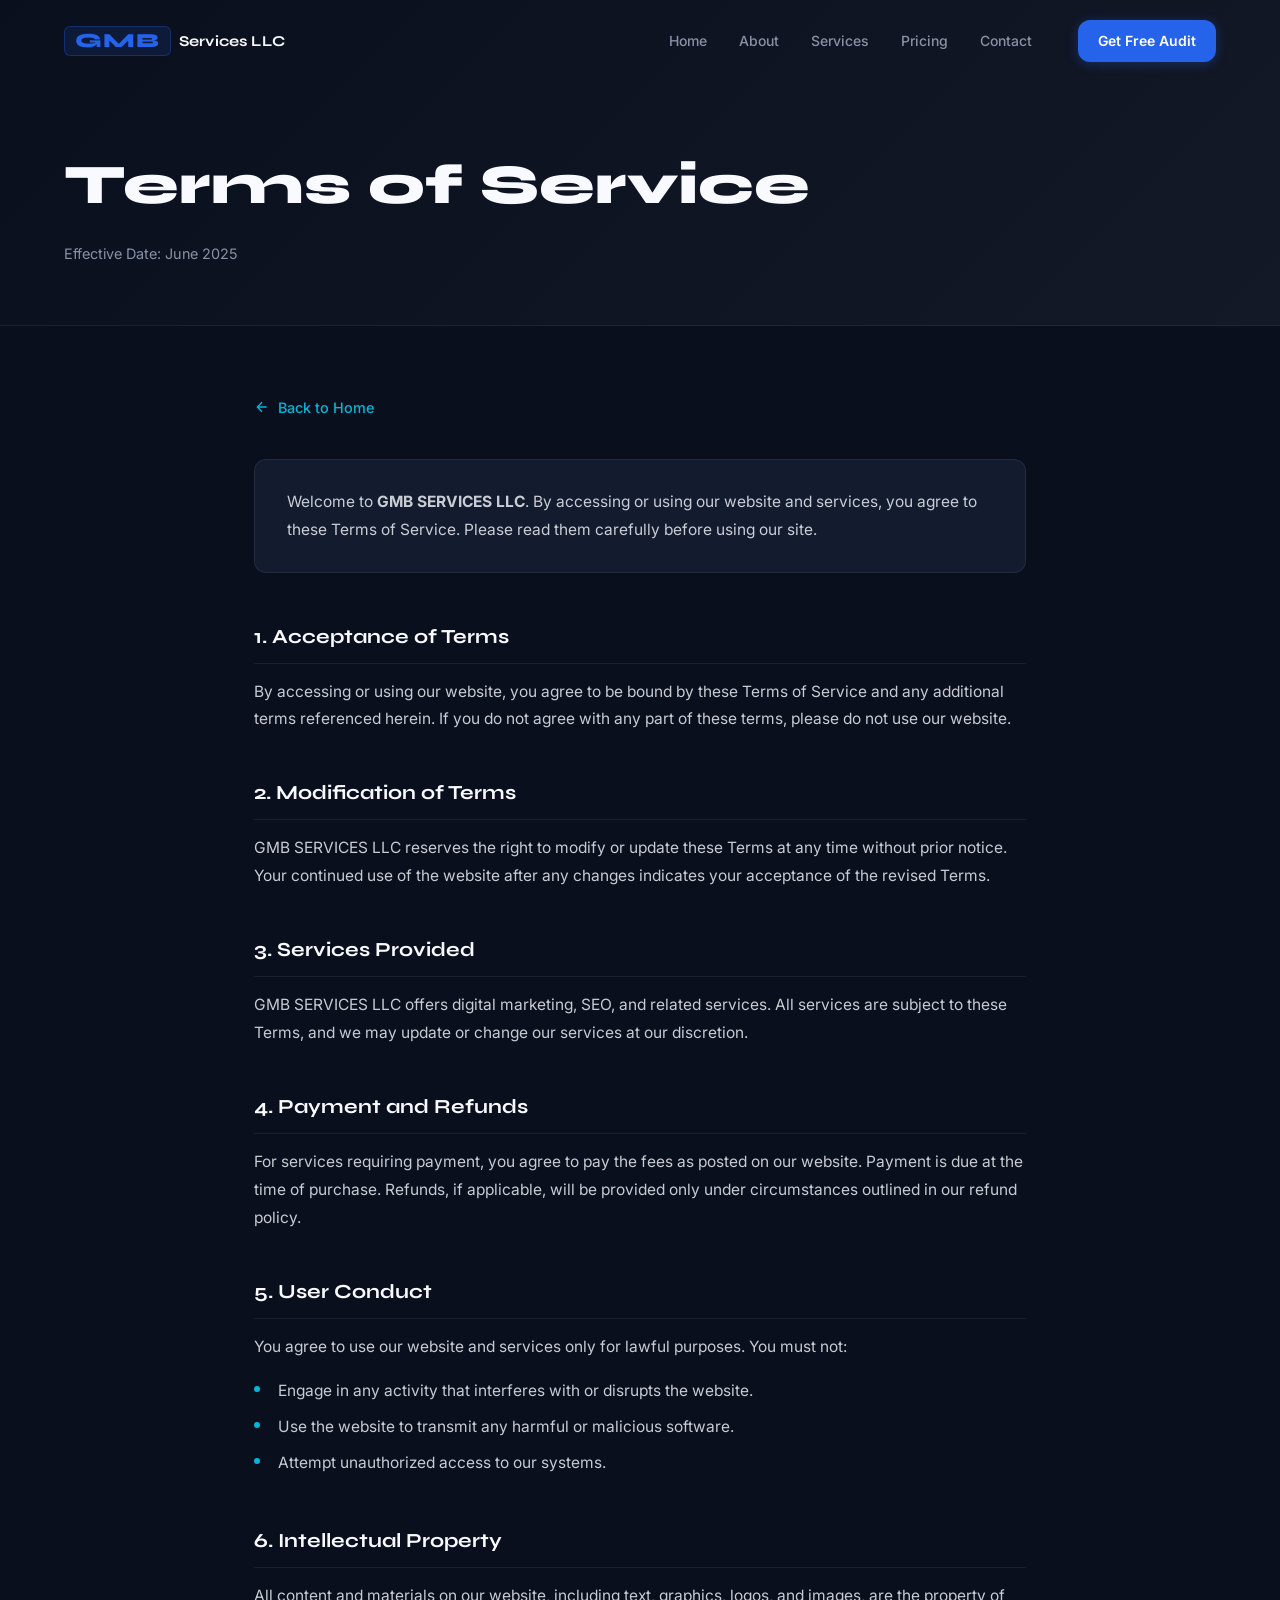
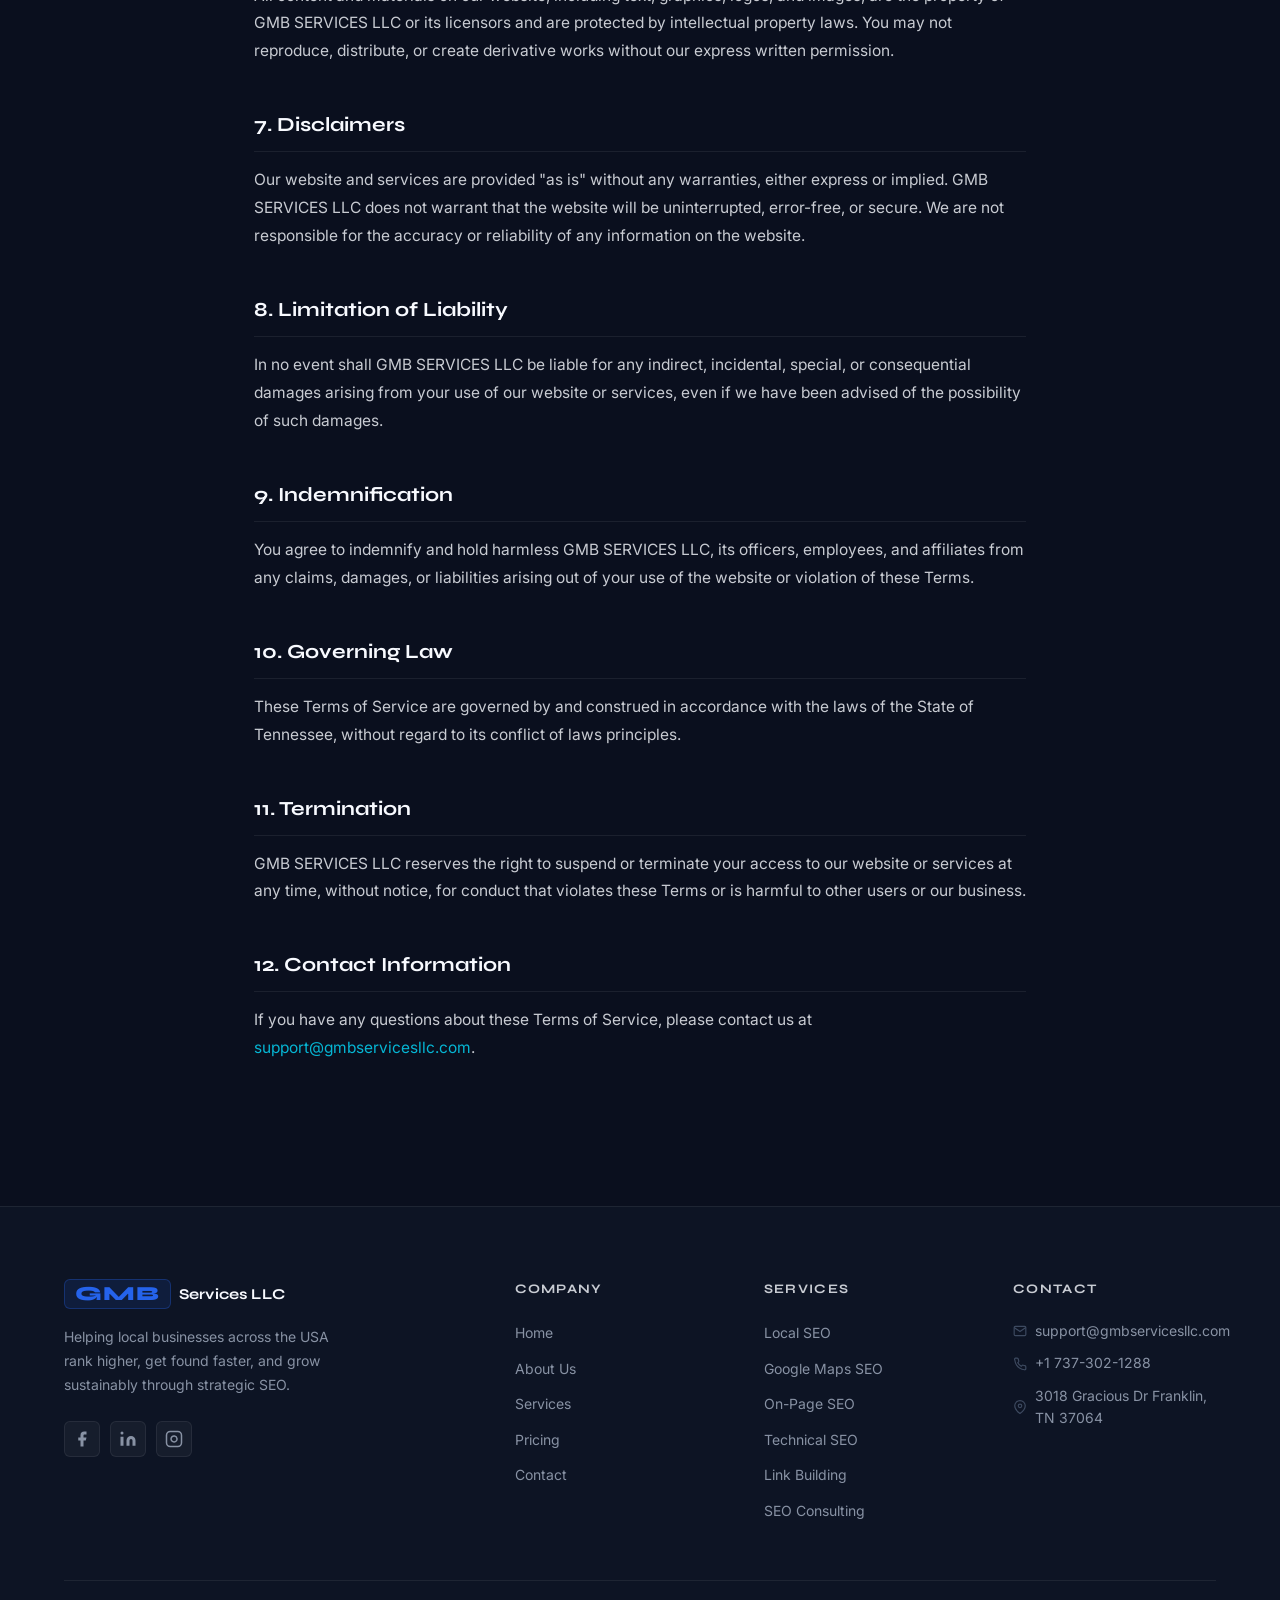
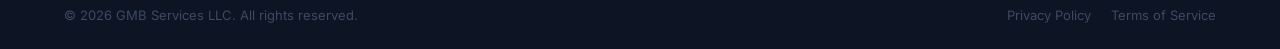
<file: terms-of-service.html>
<!DOCTYPE html>
<html lang="en">
<head>
  <meta charset="UTF-8" />
  <meta name="viewport" content="width=device-width, initial-scale=1.0" />
  <meta name="description" content="GMB Services LLC Terms of Service – Terms governing use of our website and digital marketing services." />
  <title>Terms of Service – GMB Services LLC</title>
  <link rel="preconnect" href="https://fonts.googleapis.com" />
  <link rel="preconnect" href="https://fonts.gstatic.com" crossorigin />
  <link href="https://fonts.googleapis.com/css2?family=Syne:wght@400;500;600;700;800&family=Inter:wght@300;400;500;600&display=swap" rel="stylesheet" />
  <link rel="stylesheet" href="style.css" />
  <style>
    .legal-hero {
      padding: 140px 0 60px;
      background: linear-gradient(135deg, var(--navy) 0%, var(--slate) 100%);
      border-bottom: 1px solid var(--border);
    }
    .legal-hero h1 {
      font-family: var(--font-display);
      font-size: clamp(2rem, 5vw, 3.5rem);
      font-weight: 800;
      color: var(--white);
      margin-bottom: 12px;
    }
    .legal-hero .effective-date {
      color: var(--gray);
      font-size: 0.9rem;
    }
    .legal-content {
      padding: 70px 0 100px;
    }
    .legal-content .container {
      max-width: 820px;
    }
    .legal-section {
      margin-bottom: 44px;
    }
    .legal-section h2 {
      font-family: var(--font-display);
      font-size: 1.25rem;
      font-weight: 700;
      color: var(--white);
      margin-bottom: 14px;
      padding-bottom: 10px;
      border-bottom: 1px solid var(--border);
    }
    .legal-section p {
      color: var(--white-80);
      line-height: 1.8;
      font-size: 0.97rem;
      margin-bottom: 12px;
    }
    .legal-section ul {
      margin: 12px 0 0 0;
      padding-left: 0;
      list-style: none;
    }
    .legal-section ul li {
      color: var(--white-80);
      line-height: 1.8;
      font-size: 0.97rem;
      padding: 4px 0 4px 24px;
      position: relative;
    }
    .legal-section ul li::before {
      content: '';
      position: absolute;
      left: 0;
      top: 13px;
      width: 6px;
      height: 6px;
      border-radius: 50%;
      background: var(--cyan);
    }
    .legal-section a {
      color: var(--cyan);
      text-decoration: none;
    }
    .legal-section a:hover {
      text-decoration: underline;
    }
    .legal-intro {
      background: var(--card-bg);
      border: 1px solid var(--border);
      border-radius: var(--radius-md);
      padding: 28px 32px;
      margin-bottom: 48px;
      color: var(--white-80);
      line-height: 1.8;
      font-size: 0.97rem;
    }
    .back-link {
      display: inline-flex;
      align-items: center;
      gap: 8px;
      color: var(--cyan);
      text-decoration: none;
      font-size: 0.9rem;
      font-weight: 500;
      margin-bottom: 40px;
      transition: gap var(--transition);
    }
    .back-link:hover { gap: 12px; }
  </style>
</head>
<body>

  <!-- NAVIGATION -->
  <header id="navbar" role="banner">
    <nav class="nav-container" aria-label="Main navigation">
      <a href="index.html" class="nav-logo" aria-label="GMB Services LLC – Home">
        <span class="logo-mark">GMB</span>
        <span class="logo-text">Services LLC</span>
      </a>
      <ul class="nav-links" id="navLinks" role="list">
        <li><a href="index.html#home" class="nav-link">Home</a></li>
        <li><a href="index.html#about" class="nav-link">About</a></li>
        <li><a href="index.html#services" class="nav-link">Services</a></li>
        <li><a href="index.html#pricing" class="nav-link">Pricing</a></li>
        <li><a href="index.html#contact" class="nav-link">Contact</a></li>
      </ul>
      <a href="index.html#contact" class="nav-cta">Get Free Audit</a>
      <button class="hamburger" id="hamburger" aria-label="Toggle navigation menu" aria-expanded="false" aria-controls="navLinks">
        <span></span><span></span><span></span>
      </button>
    </nav>
  </header>

  <main>
    <div class="legal-hero">
      <div class="container">
        <h1>Terms of Service</h1>
        <p class="effective-date">Effective Date: June 2025</p>
      </div>
    </div>

    <section class="legal-content">
      <div class="container">
        <a href="index.html" class="back-link">
          <svg width="16" height="16" viewBox="0 0 24 24" fill="none" stroke="currentColor" stroke-width="2"><path d="M19 12H5M12 5l-7 7 7 7"/></svg>
          Back to Home
        </a>

        <div class="legal-intro">
          Welcome to <strong>GMB SERVICES LLC</strong>. By accessing or using our website and services, you agree to these Terms of Service. Please read them carefully before using our site.
        </div>

        <div class="legal-section">
          <h2>1. Acceptance of Terms</h2>
          <p>By accessing or using our website, you agree to be bound by these Terms of Service and any additional terms referenced herein. If you do not agree with any part of these terms, please do not use our website.</p>
        </div>

        <div class="legal-section">
          <h2>2. Modification of Terms</h2>
          <p>GMB SERVICES LLC reserves the right to modify or update these Terms at any time without prior notice. Your continued use of the website after any changes indicates your acceptance of the revised Terms.</p>
        </div>

        <div class="legal-section">
          <h2>3. Services Provided</h2>
          <p>GMB SERVICES LLC offers digital marketing, SEO, and related services. All services are subject to these Terms, and we may update or change our services at our discretion.</p>
        </div>

        <div class="legal-section">
          <h2>4. Payment and Refunds</h2>
          <p>For services requiring payment, you agree to pay the fees as posted on our website. Payment is due at the time of purchase. Refunds, if applicable, will be provided only under circumstances outlined in our refund policy.</p>
        </div>

        <div class="legal-section">
          <h2>5. User Conduct</h2>
          <p>You agree to use our website and services only for lawful purposes. You must not:</p>
          <ul>
            <li>Engage in any activity that interferes with or disrupts the website.</li>
            <li>Use the website to transmit any harmful or malicious software.</li>
            <li>Attempt unauthorized access to our systems.</li>
          </ul>
        </div>

        <div class="legal-section">
          <h2>6. Intellectual Property</h2>
          <p>All content and materials on our website, including text, graphics, logos, and images, are the property of GMB SERVICES LLC or its licensors and are protected by intellectual property laws. You may not reproduce, distribute, or create derivative works without our express written permission.</p>
        </div>

        <div class="legal-section">
          <h2>7. Disclaimers</h2>
          <p>Our website and services are provided "as is" without any warranties, either express or implied. GMB SERVICES LLC does not warrant that the website will be uninterrupted, error-free, or secure. We are not responsible for the accuracy or reliability of any information on the website.</p>
        </div>

        <div class="legal-section">
          <h2>8. Limitation of Liability</h2>
          <p>In no event shall GMB SERVICES LLC be liable for any indirect, incidental, special, or consequential damages arising from your use of our website or services, even if we have been advised of the possibility of such damages.</p>
        </div>

        <div class="legal-section">
          <h2>9. Indemnification</h2>
          <p>You agree to indemnify and hold harmless GMB SERVICES LLC, its officers, employees, and affiliates from any claims, damages, or liabilities arising out of your use of the website or violation of these Terms.</p>
        </div>

        <div class="legal-section">
          <h2>10. Governing Law</h2>
          <p>These Terms of Service are governed by and construed in accordance with the laws of the State of Tennessee, without regard to its conflict of laws principles.</p>
        </div>

        <div class="legal-section">
          <h2>11. Termination</h2>
          <p>GMB SERVICES LLC reserves the right to suspend or terminate your access to our website or services at any time, without notice, for conduct that violates these Terms or is harmful to other users or our business.</p>
        </div>

        <div class="legal-section">
          <h2>12. Contact Information</h2>
          <p>If you have any questions about these Terms of Service, please contact us at <a href="mailto:support@gmbservicesllc.com">support@gmbservicesllc.com</a>.</p>
        </div>
      </div>
    </section>
  </main>

  <!-- FOOTER -->
  <footer class="footer" role="contentinfo">
    <div class="container">
      <div class="footer-grid">
        <div class="footer-brand">
          <a href="index.html" class="nav-logo footer-logo" aria-label="GMB Services LLC – Home">
            <span class="logo-mark">GMB</span>
            <span class="logo-text">Services LLC</span>
          </a>
          <p class="footer-tagline">Helping local businesses across the USA rank higher, get found faster, and grow sustainably through strategic SEO.</p>
          <div class="footer-socials">
            <a href="#" class="social-link" aria-label="Follow us on Facebook">
              <svg width="18" height="18" viewBox="0 0 24 24" fill="currentColor" aria-hidden="true"><path d="M18 2h-3a5 5 0 00-5 5v3H7v4h3v8h4v-8h3l1-4h-4V7a1 1 0 011-1h3z"/></svg>
            </a>
            <a href="#" class="social-link" aria-label="Connect on LinkedIn">
              <svg width="18" height="18" viewBox="0 0 24 24" fill="currentColor" aria-hidden="true"><path d="M16 8a6 6 0 016 6v7h-4v-7a2 2 0 00-2-2 2 2 0 00-2 2v7h-4v-7a6 6 0 016-6zM2 9h4v12H2z"/><circle cx="4" cy="4" r="2"/></svg>
            </a>
            <a href="#" class="social-link" aria-label="Follow us on Instagram">
              <svg width="18" height="18" viewBox="0 0 24 24" fill="none" stroke="currentColor" stroke-width="2" aria-hidden="true"><rect x="2" y="2" width="20" height="20" rx="5" ry="5"/><path d="M16 11.37A4 4 0 1112.63 8 4 4 0 0116 11.37z"/><line x1="17.5" y1="6.5" x2="17.51" y2="6.5"/></svg>
            </a>
          </div>
        </div>
        <div class="footer-col">
          <h4 class="footer-col-title">Company</h4>
          <ul role="list">
            <li><a href="index.html#home">Home</a></li>
            <li><a href="index.html#about">About Us</a></li>
            <li><a href="index.html#services">Services</a></li>
            <li><a href="index.html#pricing">Pricing</a></li>
            <li><a href="index.html#contact">Contact</a></li>
          </ul>
        </div>
        <div class="footer-col">
          <h4 class="footer-col-title">Services</h4>
          <ul role="list">
            <li><a href="index.html#services">Local SEO</a></li>
            <li><a href="index.html#services">Google Maps SEO</a></li>
            <li><a href="index.html#services">On-Page SEO</a></li>
            <li><a href="index.html#services">Technical SEO</a></li>
            <li><a href="index.html#services">Link Building</a></li>
            <li><a href="index.html#services">SEO Consulting</a></li>
          </ul>
        </div>
        <div class="footer-col">
          <h4 class="footer-col-title">Contact</h4>
          <ul class="footer-contact-list" role="list">
            <li>
              <svg width="14" height="14" viewBox="0 0 24 24" fill="none" stroke="currentColor" stroke-width="2" aria-hidden="true"><path d="M4 4h16c1.1 0 2 .9 2 2v12c0 1.1-.9 2-2 2H4c-1.1 0-2-.9-2-2V6c0-1.1.9-2 2-2z"/><polyline points="22,6 12,13 2,6"/></svg>
              <a href="mailto:support@gmbservicesllc.com">support@gmbservicesllc.com</a>
            </li>
            <li>
              <svg width="14" height="14" viewBox="0 0 24 24" fill="none" stroke="currentColor" stroke-width="2" aria-hidden="true"><path d="M22 16.92v3a2 2 0 01-2.18 2 19.79 19.79 0 01-8.63-3.07 19.5 19.5 0 01-5-5 19.79 19.79 0 01-3.07-8.67A2 2 0 014.11 2h3a2 2 0 012 1.72 12.05 12.05 0 00.7 2.81 2 2 0 01-.45 2.11L8.09 9.91a16 16 0 006 6l1.27-1.27a2 2 0 012.11-.45 12.05 12.05 0 002.81.7A2 2 0 0122 16.92z"/></svg>
              <a href="tel:+17373021288">+1 737-302-1288</a>
            </li>
            <li>
              <svg width="14" height="14" viewBox="0 0 24 24" fill="none" stroke="currentColor" stroke-width="2" aria-hidden="true"><path d="M21 10c0 7-9 13-9 13s-9-6-9-13a9 9 0 0118 0z"/><circle cx="12" cy="10" r="3"/></svg>
              <span>3018 Gracious Dr Franklin, TN 37064</span>
            </li>
          </ul>
        </div>
      </div>
      <div class="footer-bottom">
        <p>&copy; <span id="year"></span> GMB Services LLC. All rights reserved.</p>
        <div class="footer-legal">
          <a href="privacy-policy.html">Privacy Policy</a>
          <a href="terms-of-service.html">Terms of Service</a>
        </div>
      </div>
    </div>
  </footer>

  <script>
    document.getElementById('year').textContent = new Date().getFullYear();
    const hamburger = document.getElementById('hamburger');
    const navLinks = document.getElementById('navLinks');
    if (hamburger) {
      hamburger.addEventListener('click', () => {
        const open = navLinks.classList.toggle('open');
        hamburger.setAttribute('aria-expanded', open);
      });
    }
    const navbar = document.getElementById('navbar');
    window.addEventListener('scroll', () => {
      navbar.classList.toggle('scrolled', window.scrollY > 50);
    });
  </script>
</body>
</html>
</file>
<file: style.css>
/* ================================================
   GMB Services LLC — style.css
   Design: Dark Navy premium SEO agency
   Palette: Navy #0A0F1E · Slate #141927 · White #F8FAFF
            Gray #8892A4 · Blue #2563EB · Cyan #06B6D4
   Fonts: Syne (display) + Inter (body)
   ================================================ */

/* ============ CSS CUSTOM PROPERTIES ============ */
:root {
  --navy:       #0A0F1E;
  --navy-alt:   #0D1424;
  --slate:      #141927;
  --slate-alt:  #1A2235;
  --card-bg:    #131B2E;
  --border:     rgba(255,255,255,0.07);
  --border-hov: rgba(37,99,235,0.4);

  --white:      #F8FAFF;
  --white-80:   rgba(248,250,255,0.8);
  --white-50:   rgba(248,250,255,0.5);
  --white-20:   rgba(248,250,255,0.2);

  --gray:       #8892A4;
  --gray-dim:   #3D4A60;

  --blue:       #2563EB;
  --blue-light: #3B82F6;
  --blue-glow:  rgba(37,99,235,0.25);
  --cyan:       #06B6D4;
  --cyan-glow:  rgba(6,182,212,0.2);

  --font-display: 'Syne', sans-serif;
  --font-body:    'Inter', sans-serif;

  --radius-sm:  6px;
  --radius-md:  12px;
  --radius-lg:  20px;
  --radius-xl:  28px;

  --shadow-sm:  0 2px 12px rgba(0,0,0,0.3);
  --shadow-md:  0 8px 32px rgba(0,0,0,0.4);
  --shadow-lg:  0 24px 64px rgba(0,0,0,0.5);
  --shadow-glow: 0 0 40px rgba(37,99,235,0.2);

  --transition: 0.25s cubic-bezier(0.4, 0, 0.2, 1);
  --transition-slow: 0.5s cubic-bezier(0.4, 0, 0.2, 1);

  --section-pad: 100px;
  --container:   1200px;
}

/* ============ RESET & BASE ============ */
*, *::before, *::after { box-sizing: border-box; margin: 0; padding: 0; }

html {
  scroll-behavior: smooth;
  font-size: 16px;
}

body {
  font-family: var(--font-body);
  background-color: var(--navy);
  color: var(--white);
  line-height: 1.6;
  overflow-x: hidden;
  -webkit-font-smoothing: antialiased;
}

img { max-width: 100%; display: block; }
svg { max-width: 100%; }
a { text-decoration: none; color: inherit; }
ul { list-style: none; }
button { cursor: pointer; border: none; background: none; font-family: inherit; }

/* ============ PRELOADER ============ */
#preloader {
  position: fixed;
  inset: 0;
  background: var(--navy);
  display: flex;
  align-items: center;
  justify-content: center;
  z-index: 9999;
  transition: opacity 0.5s ease, visibility 0.5s ease;
}

#preloader.hidden {
  opacity: 0;
  visibility: hidden;
}

.preloader-inner {
  text-align: center;
}

.preloader-logo {
  font-family: var(--font-display);
  font-size: 2rem;
  font-weight: 800;
  color: var(--blue);
  letter-spacing: 0.1em;
  margin-bottom: 20px;
}

.preloader-bar {
  width: 160px;
  height: 3px;
  background: var(--slate-alt);
  border-radius: 99px;
  overflow: hidden;
  margin: 0 auto;
}

.preloader-fill {
  height: 100%;
  background: linear-gradient(90deg, var(--blue), var(--cyan));
  border-radius: 99px;
  animation: preload 1.2s ease forwards;
}

@keyframes preload {
  from { width: 0; }
  to { width: 100%; }
}

/* ============ CONTAINER ============ */
.container {
  max-width: var(--container);
  margin: 0 auto;
  padding: 0 24px;
}

/* ============ TYPOGRAPHY UTILITIES ============ */
.section-eyebrow {
  font-family: var(--font-body);
  font-size: 0.75rem;
  font-weight: 600;
  letter-spacing: 0.15em;
  text-transform: uppercase;
  color: var(--cyan);
  margin-bottom: 12px;
}

.section-title {
  font-family: var(--font-display);
  font-size: clamp(2rem, 4vw, 3rem);
  font-weight: 800;
  line-height: 1.15;
  color: var(--white);
  margin-bottom: 20px;
}

.section-sub {
  font-size: 1.0625rem;
  color: var(--gray);
  max-width: 560px;
  line-height: 1.7;
}

.section-header {
  text-align: center;
  margin-bottom: 60px;
}

.section-header .section-sub {
  margin: 0 auto;
}

.highlight {
  color: var(--cyan);
  position: relative;
}

/* ============ SCROLL REVEAL ============ */
.reveal {
  opacity: 0;
  transform: translateY(30px);
  transition: opacity 0.65s ease, transform 0.65s ease;
}

.reveal.visible {
  opacity: 1;
  transform: translateY(0);
}

.reveal--delay-1 { transition-delay: 0.1s; }
.reveal--delay-2 { transition-delay: 0.2s; }
.reveal--delay-3 { transition-delay: 0.3s; }
.reveal--delay-4 { transition-delay: 0.4s; }

@media (prefers-reduced-motion: reduce) {
  .reveal { opacity: 1; transform: none; transition: none; }
  * { animation-duration: 0.01ms !important; }
}

/* ============ BUTTONS ============ */
.btn {
  display: inline-flex;
  align-items: center;
  gap: 8px;
  padding: 14px 28px;
  border-radius: var(--radius-md);
  font-family: var(--font-body);
  font-size: 0.9375rem;
  font-weight: 600;
  transition: all var(--transition);
  cursor: pointer;
  white-space: nowrap;
}

.btn--primary {
  background: var(--blue);
  color: #fff;
  box-shadow: 0 4px 20px rgba(37,99,235,0.35);
}

.btn--primary:hover {
  background: var(--blue-light);
  box-shadow: 0 6px 28px rgba(37,99,235,0.5);
  transform: translateY(-2px);
}

.btn--ghost {
  background: transparent;
  color: var(--white-80);
  border: 1px solid var(--border);
  backdrop-filter: blur(8px);
}

.btn--ghost:hover {
  border-color: var(--blue);
  color: var(--white);
  background: rgba(37,99,235,0.1);
  transform: translateY(-2px);
}

.btn--primary-full {
  display: block;
  width: 100%;
  text-align: center;
  justify-content: center;
  padding: 15px;
  background: var(--blue);
  color: #fff;
  border-radius: var(--radius-md);
  font-weight: 600;
  font-size: 0.9375rem;
  box-shadow: 0 4px 20px rgba(37,99,235,0.35);
  transition: all var(--transition);
}

.btn--primary-full:hover {
  background: var(--blue-light);
  transform: translateY(-2px);
  box-shadow: 0 6px 28px rgba(37,99,235,0.5);
}

.btn--outline-full {
  display: block;
  width: 100%;
  text-align: center;
  justify-content: center;
  padding: 15px;
  border: 1px solid var(--border);
  color: var(--white-80);
  border-radius: var(--radius-md);
  font-weight: 600;
  font-size: 0.9375rem;
  transition: all var(--transition);
}

.btn--outline-full:hover {
  border-color: var(--cyan);
  color: var(--cyan);
  background: rgba(6,182,212,0.07);
  transform: translateY(-2px);
}

.btn--submit {
  width: 100%;
  justify-content: center;
  padding: 16px;
  font-size: 1rem;
}

/* ============ NAVBAR ============ */
#navbar {
  position: fixed;
  top: 0;
  left: 0;
  right: 0;
  z-index: 1000;
  padding: 20px 0;
  transition: padding var(--transition), background var(--transition), box-shadow var(--transition);
}

#navbar.scrolled {
  padding: 12px 0;
  background: rgba(10,15,30,0.85);
  backdrop-filter: blur(20px);
  -webkit-backdrop-filter: blur(20px);
  box-shadow: 0 1px 0 var(--border), var(--shadow-sm);
}

.nav-container {
  max-width: var(--container);
  margin: 0 auto;
  padding: 0 24px;
  display: flex;
  align-items: center;
  gap: 32px;
}

.nav-logo {
  display: flex;
  align-items: center;
  gap: 8px;
  flex-shrink: 0;
}

.logo-mark {
  font-family: var(--font-display);
  font-size: 1.25rem;
  font-weight: 800;
  color: var(--blue);
  background: rgba(37,99,235,0.12);
  padding: 4px 10px;
  border-radius: var(--radius-sm);
  border: 1px solid rgba(37,99,235,0.3);
  letter-spacing: 0.05em;
  line-height: 1;
}

.logo-text {
  font-family: var(--font-display);
  font-size: 0.9375rem;
  font-weight: 700;
  color: var(--white);
  letter-spacing: 0.01em;
}

.nav-links {
  display: flex;
  align-items: center;
  gap: 4px;
  margin-left: auto;
}

.nav-link {
  font-size: 0.875rem;
  font-weight: 500;
  color: var(--gray);
  padding: 8px 14px;
  border-radius: var(--radius-sm);
  transition: color var(--transition), background var(--transition);
  position: relative;
}

.nav-link::after {
  content: '';
  position: absolute;
  bottom: 2px;
  left: 14px;
  right: 14px;
  height: 2px;
  background: var(--cyan);
  border-radius: 99px;
  transform: scaleX(0);
  transition: transform var(--transition);
}

.nav-link:hover,
.nav-link.active {
  color: var(--white);
}

.nav-link.active::after {
  transform: scaleX(1);
}

.nav-cta {
  font-size: 0.875rem;
  font-weight: 600;
  color: #fff;
  background: var(--blue);
  padding: 10px 20px;
  border-radius: var(--radius-md);
  transition: all var(--transition);
  flex-shrink: 0;
  box-shadow: 0 2px 12px rgba(37,99,235,0.3);
}

.nav-cta:hover {
  background: var(--blue-light);
  transform: translateY(-1px);
}

.hamburger {
  display: none;
  flex-direction: column;
  gap: 5px;
  padding: 8px;
  margin-left: auto;
}

.hamburger span {
  display: block;
  width: 22px;
  height: 2px;
  background: var(--white);
  border-radius: 99px;
  transition: all var(--transition);
}

.hamburger.open span:nth-child(1) { transform: translateY(7px) rotate(45deg); }
.hamburger.open span:nth-child(2) { opacity: 0; }
.hamburger.open span:nth-child(3) { transform: translateY(-7px) rotate(-45deg); }

/* ============ HERO ============ */
.hero {
  position: relative;
  min-height: 100vh;
  display: flex;
  align-items: center;
  padding: 120px 0 80px;
  overflow: hidden;
}

.hero-bg-grid {
  position: absolute;
  inset: 0;
  background-image:
    linear-gradient(rgba(37,99,235,0.04) 1px, transparent 1px),
    linear-gradient(90deg, rgba(37,99,235,0.04) 1px, transparent 1px);
  background-size: 60px 60px;
  mask-image: radial-gradient(ellipse 80% 80% at 50% 50%, black, transparent);
}

.hero-orb {
  position: absolute;
  border-radius: 50%;
  filter: blur(80px);
  pointer-events: none;
}

.hero-orb--1 {
  width: 600px;
  height: 600px;
  background: radial-gradient(circle, rgba(37,99,235,0.15) 0%, transparent 70%);
  top: -100px;
  left: -100px;
}

.hero-orb--2 {
  width: 400px;
  height: 400px;
  background: radial-gradient(circle, rgba(6,182,212,0.1) 0%, transparent 70%);
  bottom: 0;
  right: 0;
}

.hero-container {
  display: grid;
  grid-template-columns: 1fr 1fr;
  gap: 60px;
  align-items: center;
  position: relative;
}

.hero-eyebrow {
  display: inline-flex;
  align-items: center;
  gap: 8px;
  font-size: 0.8125rem;
  font-weight: 600;
  letter-spacing: 0.12em;
  text-transform: uppercase;
  color: var(--cyan);
  background: rgba(6,182,212,0.08);
  border: 1px solid rgba(6,182,212,0.2);
  padding: 6px 14px;
  border-radius: 99px;
  margin-bottom: 24px;
}

.hero-eyebrow .dot {
  width: 6px;
  height: 6px;
  background: var(--cyan);
  border-radius: 50%;
  animation: pulse-dot 2s ease infinite;
}

@keyframes pulse-dot {
  0%, 100% { opacity: 1; transform: scale(1); }
  50% { opacity: 0.5; transform: scale(1.5); }
}

.hero-headline {
  font-family: var(--font-display);
  font-size: clamp(2rem, 8vw, 3.75rem);
  font-weight: 800;
  line-height: 1.1;
  color: var(--white);
  margin-bottom: 24px;
  letter-spacing: -0.02em;
}

.hero-sub {
  font-size: 1.125rem;
  color: var(--gray);
  line-height: 1.75;
  max-width: 520px;
  margin-bottom: 40px;
}

.hero-actions {
  display: flex;
  gap: 14px;
  flex-wrap: wrap;
  margin-bottom: 40px;
}

.trust-badges {
  display: flex;
  align-items: center;
  gap: 16px;
  flex-wrap: wrap;
}

.trust-badge {
  display: flex;
  align-items: center;
  gap: 6px;
  font-size: 0.8125rem;
  color: var(--white-80);
  font-weight: 500;
}

.trust-divider {
  width: 1px;
  height: 20px;
  background: var(--border);
}

/* Hero visual */
.hero-visual {
  position: relative;
  height: 440px;
}

.mockup-card {
  background: var(--card-bg);
  border: 1px solid var(--border);
  border-radius: var(--radius-lg);
  overflow: hidden;
  box-shadow: var(--shadow-lg), var(--shadow-glow);
  position: relative;
}

.mockup-maps {
  width: 100%;
  max-width: 380px;
  position: absolute;
  top: 20px;
  right: 0;
}

.mockup-header {
  display: flex;
  align-items: center;
  gap: 10px;
  padding: 12px 16px;
  background: rgba(255,255,255,0.03);
  border-bottom: 1px solid var(--border);
}

.mockup-dots {
  display: flex;
  gap: 5px;
}

.mockup-dots span {
  width: 9px;
  height: 9px;
  border-radius: 50%;
  background: var(--gray-dim);
}

.mockup-dots span:nth-child(1) { background: #FF5F57; }
.mockup-dots span:nth-child(2) { background: #FFBD2E; }
.mockup-dots span:nth-child(3) { background: #28CA41; }

.mockup-url {
  font-size: 0.75rem;
  color: var(--gray);
  font-family: var(--font-body);
  background: rgba(255,255,255,0.05);
  padding: 4px 12px;
  border-radius: 99px;
  flex: 1;
  text-align: center;
}

.mockup-search-bar {
  display: flex;
  align-items: center;
  gap: 8px;
  margin: 14px 16px;
  background: rgba(255,255,255,0.05);
  border: 1px solid var(--border);
  border-radius: var(--radius-sm);
  padding: 10px 14px;
  font-size: 0.875rem;
  color: var(--white-80);
}

.search-cursor {
  width: 2px;
  height: 14px;
  background: var(--cyan);
  border-radius: 99px;
  animation: blink 1s step-end infinite;
}

@keyframes blink {
  0%, 100% { opacity: 1; }
  50% { opacity: 0; }
}

.maps-3pack {
  padding: 0 16px 16px;
  display: flex;
  flex-direction: column;
  gap: 2px;
}

.maps-result {
  display: flex;
  align-items: center;
  gap: 10px;
  padding: 10px 12px;
  border-radius: var(--radius-sm);
  transition: background var(--transition);
  cursor: pointer;
}

.maps-result:hover { background: rgba(255,255,255,0.04); }

.maps-result--1 {
  background: rgba(37,99,235,0.08);
  border: 1px solid rgba(37,99,235,0.2);
  border-radius: var(--radius-sm);
}

.rank-badge {
  width: 22px;
  height: 22px;
  border-radius: 50%;
  background: var(--gray-dim);
  color: var(--gray);
  font-size: 0.6875rem;
  font-weight: 700;
  display: flex;
  align-items: center;
  justify-content: center;
  flex-shrink: 0;
}

.rank-badge--gold {
  background: linear-gradient(135deg, #F59E0B, #D97706);
  color: #fff;
  box-shadow: 0 2px 8px rgba(245,158,11,0.4);
  animation: rank-pulse 2s ease infinite;
}

@keyframes rank-pulse {
  0%, 100% { box-shadow: 0 2px 8px rgba(245,158,11,0.4); }
  50% { box-shadow: 0 2px 16px rgba(245,158,11,0.7); }
}

.maps-info { flex: 1; min-width: 0; }

.maps-name {
  font-size: 0.8125rem;
  font-weight: 600;
  color: var(--white);
  white-space: nowrap;
  overflow: hidden;
  text-overflow: ellipsis;
}

.maps-stars {
  font-size: 0.6875rem;
  color: #F59E0B;
  margin: 1px 0;
}

.maps-stars span { color: var(--gray); }
.maps-stars.dim { color: var(--gray-dim); }

.maps-meta {
  font-size: 0.6875rem;
  color: var(--gray);
}

.maps-arrow {
  font-size: 0.875rem;
  color: var(--blue);
  flex-shrink: 0;
}

.maps-arrow.dim { color: var(--gray-dim); }

/* Metric cards */
.metric-card {
  position: absolute;
  display: flex;
  align-items: center;
  gap: 10px;
  background: rgba(20,25,39,0.9);
  backdrop-filter: blur(16px);
  border: 1px solid var(--border);
  border-radius: var(--radius-md);
  padding: 12px 16px;
  box-shadow: var(--shadow-md);
}

.metric-card--calls {
  left: 0;
  top: 40px;
}

.metric-card--rank {
  left: -20px;
  bottom: 80px;
}

.metric-card--traffic {
  right: -20px;
  bottom: 20px;
}

.metric-icon {
  width: 36px;
  height: 36px;
  border-radius: var(--radius-sm);
  background: rgba(37,99,235,0.15);
  border: 1px solid rgba(37,99,235,0.2);
  display: flex;
  align-items: center;
  justify-content: center;
  color: var(--blue);
  flex-shrink: 0;
}

.metric-icon--green {
  background: rgba(16,185,129,0.15);
  border-color: rgba(16,185,129,0.2);
  color: #10B981;
}

.metric-icon--blue {
  background: rgba(6,182,212,0.15);
  border-color: rgba(6,182,212,0.2);
  color: var(--cyan);
}

.metric-value {
  font-family: var(--font-display);
  font-size: 1rem;
  font-weight: 800;
  color: var(--white);
  line-height: 1;
}

.metric-label {
  font-size: 0.6875rem;
  color: var(--gray);
  margin-top: 2px;
  white-space: nowrap;
}

/* Float animations */
@keyframes float-up-down {
  0%, 100% { transform: translateY(0px); }
  50% { transform: translateY(-10px); }
}

.float-anim { animation: float-up-down 4s ease-in-out infinite; }
.float-anim--delay { animation-delay: 1s; }
.float-anim--delay2 { animation-delay: 2s; }

/* Hero scroll hint */
.hero-scroll-hint {
  position: absolute;
  bottom: 32px;
  left: 50%;
  transform: translateX(-50%);
  display: flex;
  flex-direction: column;
  align-items: center;
  gap: 8px;
  font-size: 0.6875rem;
  letter-spacing: 0.1em;
  text-transform: uppercase;
  color: var(--gray-dim);
}

.scroll-line {
  width: 1px;
  height: 40px;
  background: linear-gradient(to bottom, var(--cyan), transparent);
  animation: scroll-fade 2s ease infinite;
}

@keyframes scroll-fade {
  0% { opacity: 0; transform: scaleY(0); transform-origin: top; }
  50% { opacity: 1; transform: scaleY(1); }
  100% { opacity: 0; transform: scaleY(0); transform-origin: bottom; }
}

/* ============ ABOUT ============ */
.about {
  padding: var(--section-pad) 0;
  background: var(--navy-alt);
}

.about-grid {
  display: grid;
  grid-template-columns: 1fr 1.2fr;
  gap: 80px;
  align-items: center;
  margin-bottom: 80px;
}

.about-img-wrapper {
  position: relative;
}

.about-img-placeholder {
  width: 100%;
  aspect-ratio: 4/3;
  background: var(--card-bg);
  border: 1px solid var(--border);
  border-radius: var(--radius-xl);
  display: flex;
  align-items: center;
  justify-content: center;
  overflow: hidden;
}

.about-img-inner {
  text-align: center;
  color: var(--gray);
}

.about-img-inner svg { margin: 0 auto 12px; }
.about-img-inner p { font-size: 0.875rem; }

.about-badge {
  position: absolute;
  bottom: -20px;
  right: -20px;
  background: var(--slate-alt);
  border: 1px solid var(--border);
  border-radius: var(--radius-md);
  padding: 16px 20px;
  box-shadow: var(--shadow-md);
}

.about-badge-inner {
  display: flex;
  align-items: center;
  gap: 10px;
  font-size: 0.8125rem;
  font-weight: 600;
  color: var(--white);
  line-height: 1.4;
}

.about-desc {
  font-size: 1.0625rem;
  color: var(--gray);
  line-height: 1.8;
  margin-bottom: 32px;
}

.about-pillars {
  display: grid;
  grid-template-columns: 1fr 1fr;
  gap: 20px;
}

.pillar {
  display: flex;
  gap: 12px;
  align-items: flex-start;
}

.pillar-icon {
  width: 36px;
  height: 36px;
  border-radius: var(--radius-sm);
  background: rgba(37,99,235,0.1);
  border: 1px solid rgba(37,99,235,0.2);
  display: flex;
  align-items: center;
  justify-content: center;
  color: var(--cyan);
  flex-shrink: 0;
  margin-top: 2px;
}

.pillar strong {
  display: block;
  font-size: 0.9rem;
  font-weight: 600;
  color: var(--white);
  margin-bottom: 4px;
}

.pillar p {
  font-size: 0.8125rem;
  color: var(--gray);
  line-height: 1.5;
}

/* Stats */
.stats-grid {
  display: grid;
  grid-template-columns: repeat(4, 1fr);
  gap: 1px;
  background: var(--border);
  border: 1px solid var(--border);
  border-radius: var(--radius-lg);
  overflow: hidden;
}

.stat-card {
  background: var(--card-bg);
  padding: 36px 28px;
  text-align: center;
  transition: background var(--transition);
}

.stat-card:hover { background: var(--slate-alt); }

.stat-number {
  font-family: var(--font-display);
  font-size: 2.5rem;
  font-weight: 800;
  color: var(--white);
  line-height: 1;
  margin-bottom: 8px;
}

.stat-label {
  font-size: 0.8125rem;
  color: var(--gray);
  font-weight: 500;
}

/* ============ SERVICES ============ */
.services {
  padding: var(--section-pad) 0;
  background: var(--navy);
}

.services-grid {
  display: grid;
  grid-template-columns: repeat(3, 1fr);
  gap: 20px;
}

.service-card {
  background: var(--card-bg);
  border: 1px solid var(--border);
  border-radius: var(--radius-lg);
  padding: 32px;
  position: relative;
  transition: transform var(--transition), border-color var(--transition), box-shadow var(--transition);
  display: flex;
  flex-direction: column;
}

.service-card:hover {
  transform: translateY(-6px);
  border-color: rgba(37,99,235,0.3);
  box-shadow: 0 20px 60px rgba(0,0,0,0.4), 0 0 0 1px rgba(37,99,235,0.1);
}

.service-icon {
  width: 52px;
  height: 52px;
  border-radius: var(--radius-md);
  background: rgba(255,255,255,0.04);
  border: 1px solid var(--border);
  display: flex;
  align-items: center;
  justify-content: center;
  color: var(--gray);
  margin-bottom: 20px;
  transition: all var(--transition);
}

.service-icon--accent {
  background: rgba(37,99,235,0.1);
  border-color: rgba(37,99,235,0.25);
  color: var(--blue-light);
}

.service-card:hover .service-icon {
  background: rgba(37,99,235,0.12);
  border-color: rgba(37,99,235,0.3);
  color: var(--blue-light);
}

.service-title {
  font-family: var(--font-display);
  font-size: 1.1875rem;
  font-weight: 700;
  color: var(--white);
  margin-bottom: 12px;
}

.service-desc {
  font-size: 0.875rem;
  color: var(--gray);
  line-height: 1.7;
  flex: 1;
  margin-bottom: 20px;
}

.service-tags {
  display: flex;
  flex-wrap: wrap;
  gap: 6px;
  margin-bottom: 20px;
}

.service-tags span {
  font-size: 0.6875rem;
  font-weight: 600;
  letter-spacing: 0.05em;
  color: var(--cyan);
  background: rgba(6,182,212,0.08);
  border: 1px solid rgba(6,182,212,0.15);
  padding: 3px 9px;
  border-radius: 99px;
}

.service-arrow {
  color: var(--gray-dim);
  transition: color var(--transition), transform var(--transition);
  display: inline-flex;
  align-items: center;
}

.service-card:hover .service-arrow {
  color: var(--blue-light);
  transform: translateX(4px);
}

/* ============ PRICING ============ */
.pricing {
  padding: var(--section-pad) 0;
  background: var(--navy-alt);
}

.pricing-grid {
  display: grid;
  grid-template-columns: repeat(3, 1fr);
  gap: 20px;
  align-items: stretch;
  margin-bottom: 32px;
}

.pricing-card {
  background: var(--card-bg);
  border: 1px solid var(--border);
  border-radius: var(--radius-xl);
  padding: 36px 32px 40px;
  display: flex;
  flex-direction: column;
  gap: 20px;
  transition: transform var(--transition), box-shadow var(--transition);
  position: relative;
}

.pricing-card:hover {
  transform: translateY(-4px);
  box-shadow: var(--shadow-lg);
}

.pricing-card--featured {
  background: linear-gradient(160deg, #0f1c3f 0%, #0d1628 100%);
  border-color: var(--blue);
  box-shadow: 0 0 0 1px rgba(37,99,235,0.2), var(--shadow-glow);
}

.pricing-badge {
  position: absolute;
  top: -14px;
  left: 50%;
  transform: translateX(-50%);
  background: linear-gradient(90deg, var(--blue), var(--cyan));
  color: #fff;
  font-size: 0.75rem;
  font-weight: 700;
  letter-spacing: 0.08em;
  text-transform: uppercase;
  padding: 5px 16px;
  border-radius: 99px;
  white-space: nowrap;
}

.pricing-plan-name {
  font-family: var(--font-display);
  font-size: 1.125rem;
  font-weight: 700;
  color: var(--gray);
  text-transform: uppercase;
  letter-spacing: 0.1em;
}

.pricing-card--featured .pricing-plan-name { color: var(--cyan); }

.pricing-amount {
  display: flex;
  align-items: flex-end;
  gap: 4px;
  line-height: 1;
}

.pricing-currency {
  font-family: var(--font-display);
  font-size: 1.5rem;
  font-weight: 700;
  color: var(--white-50);
  padding-bottom: 6px;
}

.pricing-number {
  font-family: var(--font-display);
  font-size: 3rem;
  font-weight: 800;
  color: var(--white);
}

.pricing-period {
  font-size: 0.875rem;
  color: var(--gray);
  padding-bottom: 8px;
}

.pricing-custom {
  font-family: var(--font-display);
  font-size: 2.25rem;
  font-weight: 800;
  color: var(--white);
}

.pricing-tagline {
  font-size: 0.875rem;
  color: var(--gray);
  line-height: 1.6;
}

.pricing-features {
  flex: 1;
  display: flex;
  flex-direction: column;
  gap: 12px;
}

.pricing-features li {
  display: flex;
  align-items: center;
  gap: 10px;
  font-size: 0.875rem;
  color: var(--white-80);
}

.pricing-feature--muted {
  color: var(--gray-dim) !important;
}

.pricing-note {
  text-align: center;
  font-size: 0.8125rem;
  color: var(--gray);
}

/* ============ CONTACT ============ */
.contact {
  padding: var(--section-pad) 0;
  background: var(--navy);
}

.contact-grid {
  display: grid;
  grid-template-columns: 1fr 1.2fr;
  gap: 80px;
  align-items: start;
}

.contact-info .section-title { margin-bottom: 16px; }

.contact-info > p {
  font-size: 1.0625rem;
  color: var(--gray);
  line-height: 1.8;
  margin-bottom: 40px;
}

.contact-details {
  display: flex;
  flex-direction: column;
  gap: 20px;
}

.contact-detail {
  display: flex;
  align-items: flex-start;
  gap: 14px;
}

.contact-detail-icon {
  width: 40px;
  height: 40px;
  border-radius: var(--radius-sm);
  background: rgba(37,99,235,0.1);
  border: 1px solid rgba(37,99,235,0.2);
  display: flex;
  align-items: center;
  justify-content: center;
  color: var(--cyan);
  flex-shrink: 0;
}

.contact-detail-label {
  font-size: 0.75rem;
  font-weight: 600;
  letter-spacing: 0.08em;
  text-transform: uppercase;
  color: var(--gray);
  margin-bottom: 3px;
}

.contact-detail-value {
  font-size: 0.9375rem;
  color: var(--white);
  font-weight: 500;
}

a.contact-detail-value:hover { color: var(--cyan); }

/* Form */
.contact-form-wrapper {
  background: var(--card-bg);
  border: 1px solid var(--border);
  border-radius: var(--radius-xl);
  padding: 40px;
}

.contact-form {
  display: flex;
  flex-direction: column;
  gap: 20px;
}

.form-row {
  display: grid;
  grid-template-columns: 1fr 1fr;
  gap: 16px;
}

.form-group {
  display: flex;
  flex-direction: column;
  gap: 6px;
}

.form-group label {
  font-size: 0.8125rem;
  font-weight: 600;
  color: var(--white-80);
  letter-spacing: 0.02em;
}

.form-group label span { color: var(--cyan); }

.form-group input,
.form-group textarea {
  background: rgba(255,255,255,0.04);
  border: 1px solid var(--border);
  border-radius: var(--radius-md);
  padding: 13px 16px;
  font-family: var(--font-body);
  font-size: 0.9375rem;
  color: var(--white);
  transition: border-color var(--transition), box-shadow var(--transition);
  outline: none;
  resize: vertical;
}

.form-group input::placeholder,
.form-group textarea::placeholder {
  color: var(--gray-dim);
}

.form-group input:focus,
.form-group textarea:focus {
  border-color: var(--blue);
  box-shadow: 0 0 0 3px var(--blue-glow);
  background: rgba(255,255,255,0.05);
}

.form-group input.error,
.form-group textarea.error {
  border-color: #EF4444;
  box-shadow: 0 0 0 3px rgba(239,68,68,0.15);
}

.form-error {
  font-size: 0.75rem;
  color: #EF4444;
  min-height: 16px;
}

/* Form success */
.form-success {
  text-align: center;
  padding: 40px 20px;
}

.success-icon {
  margin: 0 auto 20px;
  width: 72px;
  height: 72px;
  background: rgba(6,182,212,0.1);
  border: 1px solid rgba(6,182,212,0.3);
  border-radius: 50%;
  display: flex;
  align-items: center;
  justify-content: center;
}

.form-success h3 {
  font-family: var(--font-display);
  font-size: 1.375rem;
  font-weight: 700;
  color: var(--white);
  margin-bottom: 10px;
}

.form-success p {
  font-size: 0.9375rem;
  color: var(--gray);
  line-height: 1.6;
}

/* ============ FOOTER ============ */
.footer {
  background: var(--navy-alt);
  border-top: 1px solid var(--border);
  padding: 72px 0 0;
}

.footer-grid {
  display: grid;
  grid-template-columns: 2fr 1fr 1fr 1fr;
  gap: 48px;
  padding-bottom: 56px;
  border-bottom: 1px solid var(--border);
}

.footer-logo {
  margin-bottom: 16px;
  display: inline-flex;
}

.footer-tagline {
  font-size: 0.875rem;
  color: var(--gray);
  line-height: 1.7;
  max-width: 280px;
  margin-bottom: 24px;
}

.footer-socials {
  display: flex;
  gap: 10px;
}

.social-link {
  width: 36px;
  height: 36px;
  border-radius: var(--radius-sm);
  background: rgba(255,255,255,0.04);
  border: 1px solid var(--border);
  display: flex;
  align-items: center;
  justify-content: center;
  color: var(--gray);
  transition: all var(--transition);
}

.social-link:hover {
  background: rgba(37,99,235,0.1);
  border-color: rgba(37,99,235,0.3);
  color: var(--blue-light);
}

.footer-col-title {
  font-family: var(--font-display);
  font-size: 0.8125rem;
  font-weight: 700;
  letter-spacing: 0.1em;
  text-transform: uppercase;
  color: var(--white-80);
  margin-bottom: 20px;
}

.footer-col ul {
  display: flex;
  flex-direction: column;
  gap: 10px;
}

.footer-col ul li a {
  font-size: 0.875rem;
  color: var(--gray);
  transition: color var(--transition);
}

.footer-col ul li a:hover { color: var(--white); }

.footer-contact-list {
  display: flex;
  flex-direction: column;
  gap: 12px;
}

.footer-contact-list li {
  display: flex;
  align-items: center;
  gap: 8px;
  font-size: 0.875rem;
  color: var(--gray);
}

.footer-contact-list li svg { flex-shrink: 0; color: var(--gray-dim); }
.footer-contact-list li a:hover { color: var(--cyan); }

.footer-bottom {
  padding: 24px 0;
  display: flex;
  align-items: center;
  justify-content: space-between;
  gap: 16px;
}

.footer-bottom p {
  font-size: 0.8125rem;
  color: var(--gray-dim);
}

.footer-legal {
  display: flex;
  gap: 20px;
}

.footer-legal a {
  font-size: 0.8125rem;
  color: var(--gray-dim);
  transition: color var(--transition);
}

.footer-legal a:hover { color: var(--gray); }

/* ============ BACK TO TOP ============ */
.back-to-top {
  position: fixed;
  bottom: 28px;
  right: 28px;
  width: 44px;
  height: 44px;
  border-radius: var(--radius-md);
  background: var(--blue);
  color: #fff;
  display: flex;
  align-items: center;
  justify-content: center;
  box-shadow: 0 4px 16px rgba(37,99,235,0.4);
  z-index: 900;
  opacity: 0;
  transform: translateY(20px);
  pointer-events: none;
  transition: all var(--transition);
}

.back-to-top.visible {
  opacity: 1;
  transform: translateY(0);
  pointer-events: auto;
}

.back-to-top:hover {
  background: var(--blue-light);
  transform: translateY(-2px);
}

/* ============ RESPONSIVE: TABLET ============ */
@media (max-width: 1024px) {
  :root { --section-pad: 80px; }

  .hero-container { grid-template-columns: 1fr; gap: 48px; }
  .hero { min-height: auto; padding: 140px 0 80px; }
  .hero-visual { height: 380px; }
  .mockup-maps { max-width: 320px; right: auto; left: 50%; transform: translateX(-50%); }
  .metric-card--calls { left: 0; top: 60px; }
  .metric-card--rank { left: 50px; bottom: 10px; }
  .metric-card--traffic { right: 20px; bottom: 40px; }

  .about-grid { grid-template-columns: 1fr; gap: 48px; }
  .about-img-wrapper { max-width: 480px; margin: 0 auto; }

  .stats-grid { grid-template-columns: repeat(2, 1fr); }

  .services-grid { grid-template-columns: repeat(2, 1fr); }

  .pricing-grid { grid-template-columns: 1fr; max-width: 480px; margin: 0 auto 32px; }

  .contact-grid { grid-template-columns: 1fr; gap: 48px; }

  .footer-grid { grid-template-columns: 1fr 1fr; }
  .footer-brand { grid-column: 1 / -1; }
}

/* ============ RESPONSIVE: MOBILE ============ */
@media (max-width: 640px) {
  :root { --section-pad: 60px; }

  .nav-links {
    position: fixed;
    top: 0;
    left: 0;
    right: 0;
    bottom: 0;
    background: var(--navy);
    flex-direction: column;
    justify-content: center;
    align-items: center;
    gap: 8px;
    z-index: 999;
    transform: translateX(100%);
    transition: transform var(--transition-slow);
  }

  .nav-links.open { transform: translateX(0); }
  .nav-links .nav-link { font-size: 1.5rem; padding: 12px 20px; }
  .nav-cta { display: none; }
  .hamburger { display: flex; z-index: 1001; position: relative; }

  .hero-actions { flex-direction: column; }
  .btn { width: 100%; justify-content: center; }

  .hero-visual { height: auto; }
  .mockup-maps { max-width: 100%; width: 100%; position: relative; margin-bottom: 20px; }
  .metric-card { 
    display: flex; 
    position: relative; 
    left: auto !important; 
    top: auto !important; 
    bottom: auto !important; 
    right: auto !important; 
    width: 100%; 
    margin-bottom: 12px;
    animation: none;
    transform: none;
  }

  .hero-visual {
    height: auto;
    display: flex;
    flex-direction: column;
    gap: 12px;
    align-items: center;
    width: 100%;
  }

  .mockup-maps {
    position: relative;
    left: auto;
    right: auto;
    top: auto;
    transform: none;
    max-width: 100%;
    width: 100%;
  }

  .about-pillars { grid-template-columns: 1fr; }

  .stats-grid { grid-template-columns: 1fr; }
  .stat-card { padding: 24px 16px; }

  .services-grid { grid-template-columns: 1fr; }

  .form-row { grid-template-columns: 1fr; }
  .contact-form-wrapper { padding: 24px; }

  .footer-grid { grid-template-columns: 1fr; }
  .footer-bottom { flex-direction: column; text-align: center; }

  .about-badge { right: 0; }
  
  .trust-divider { display: none; }
}
</file>
